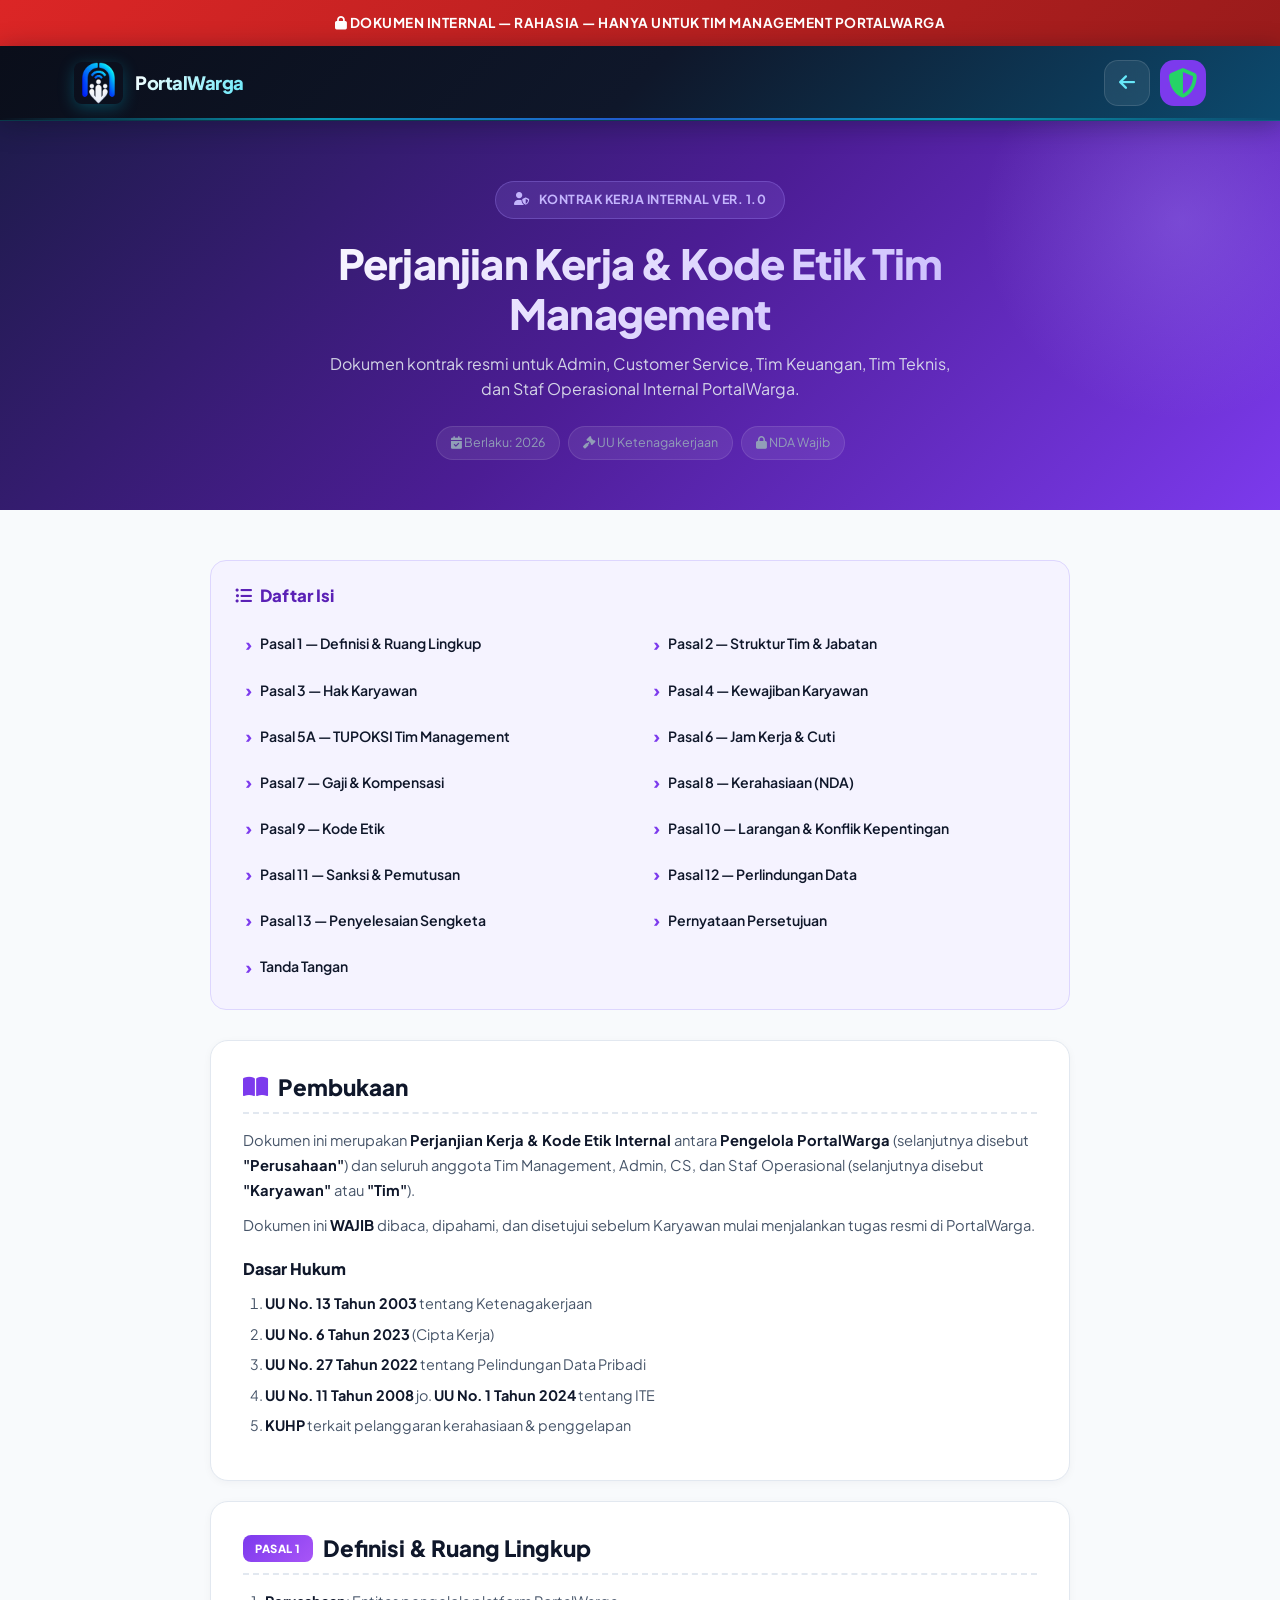
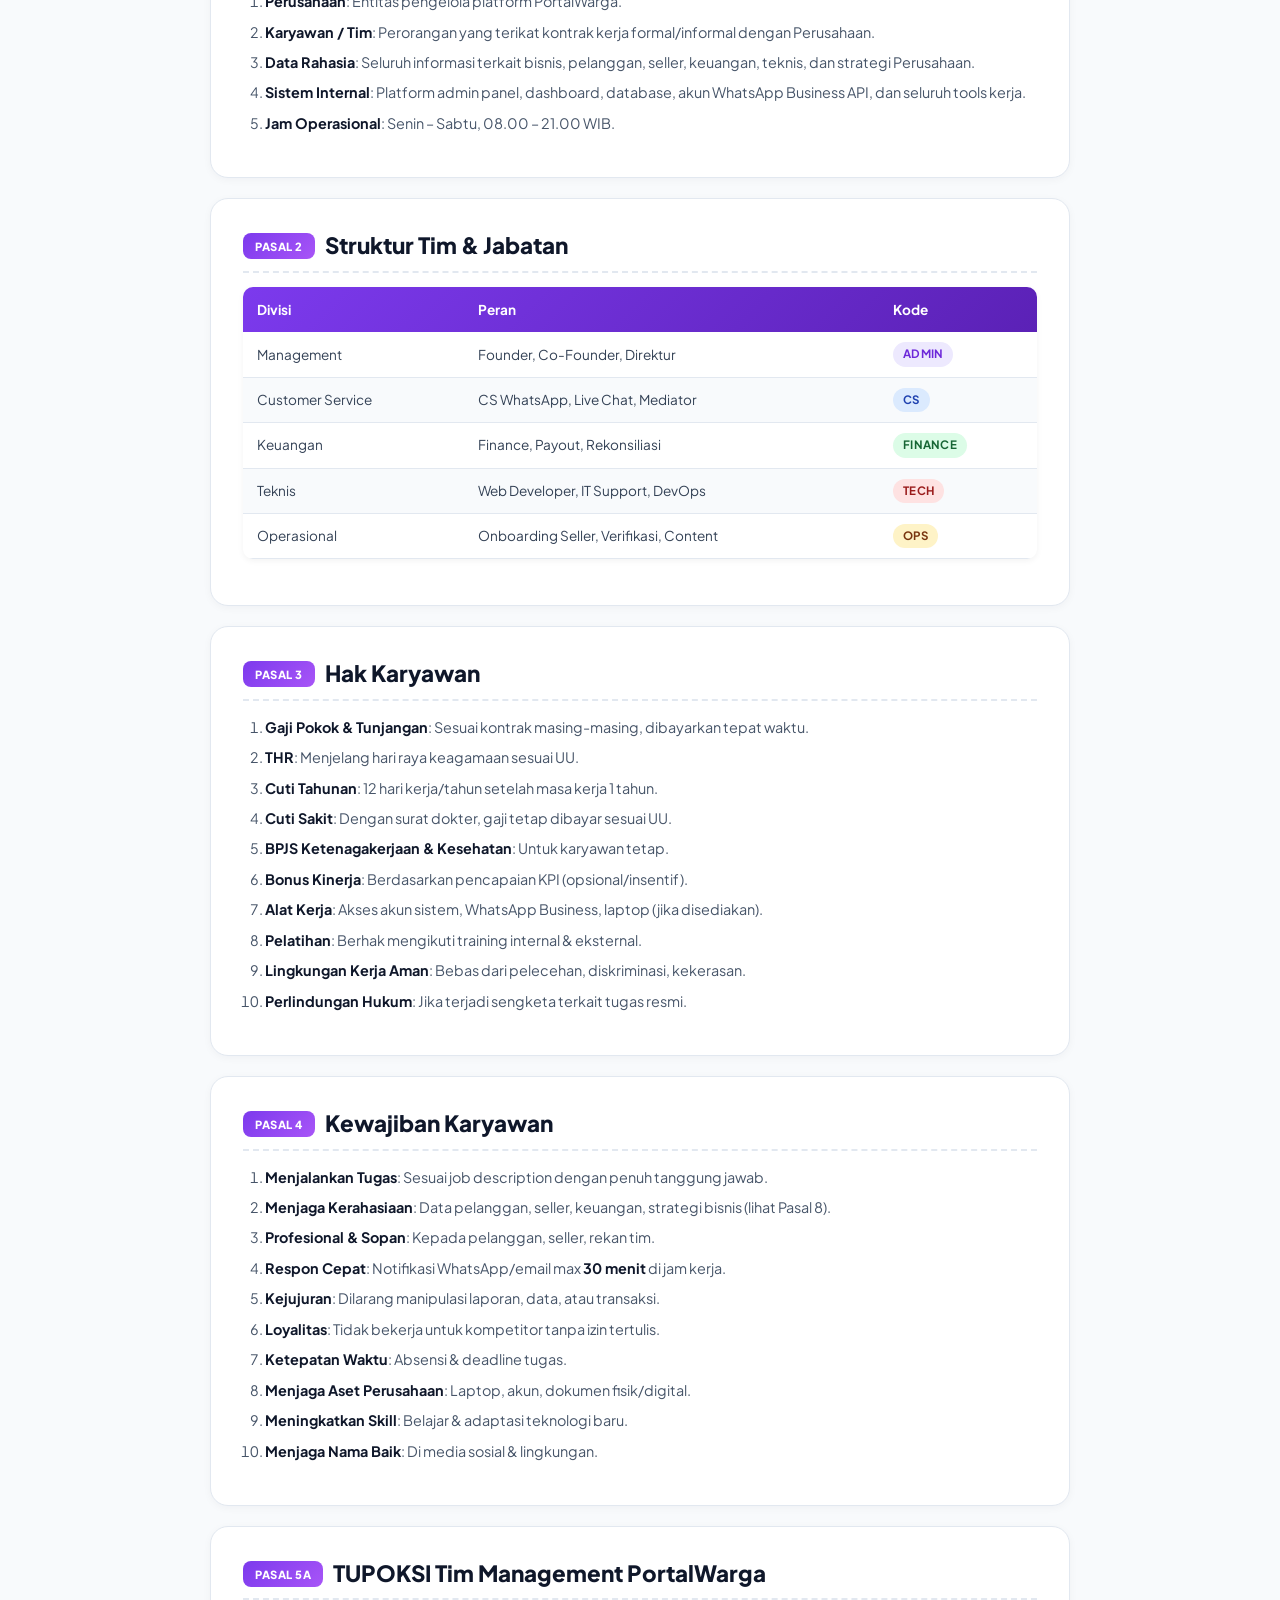
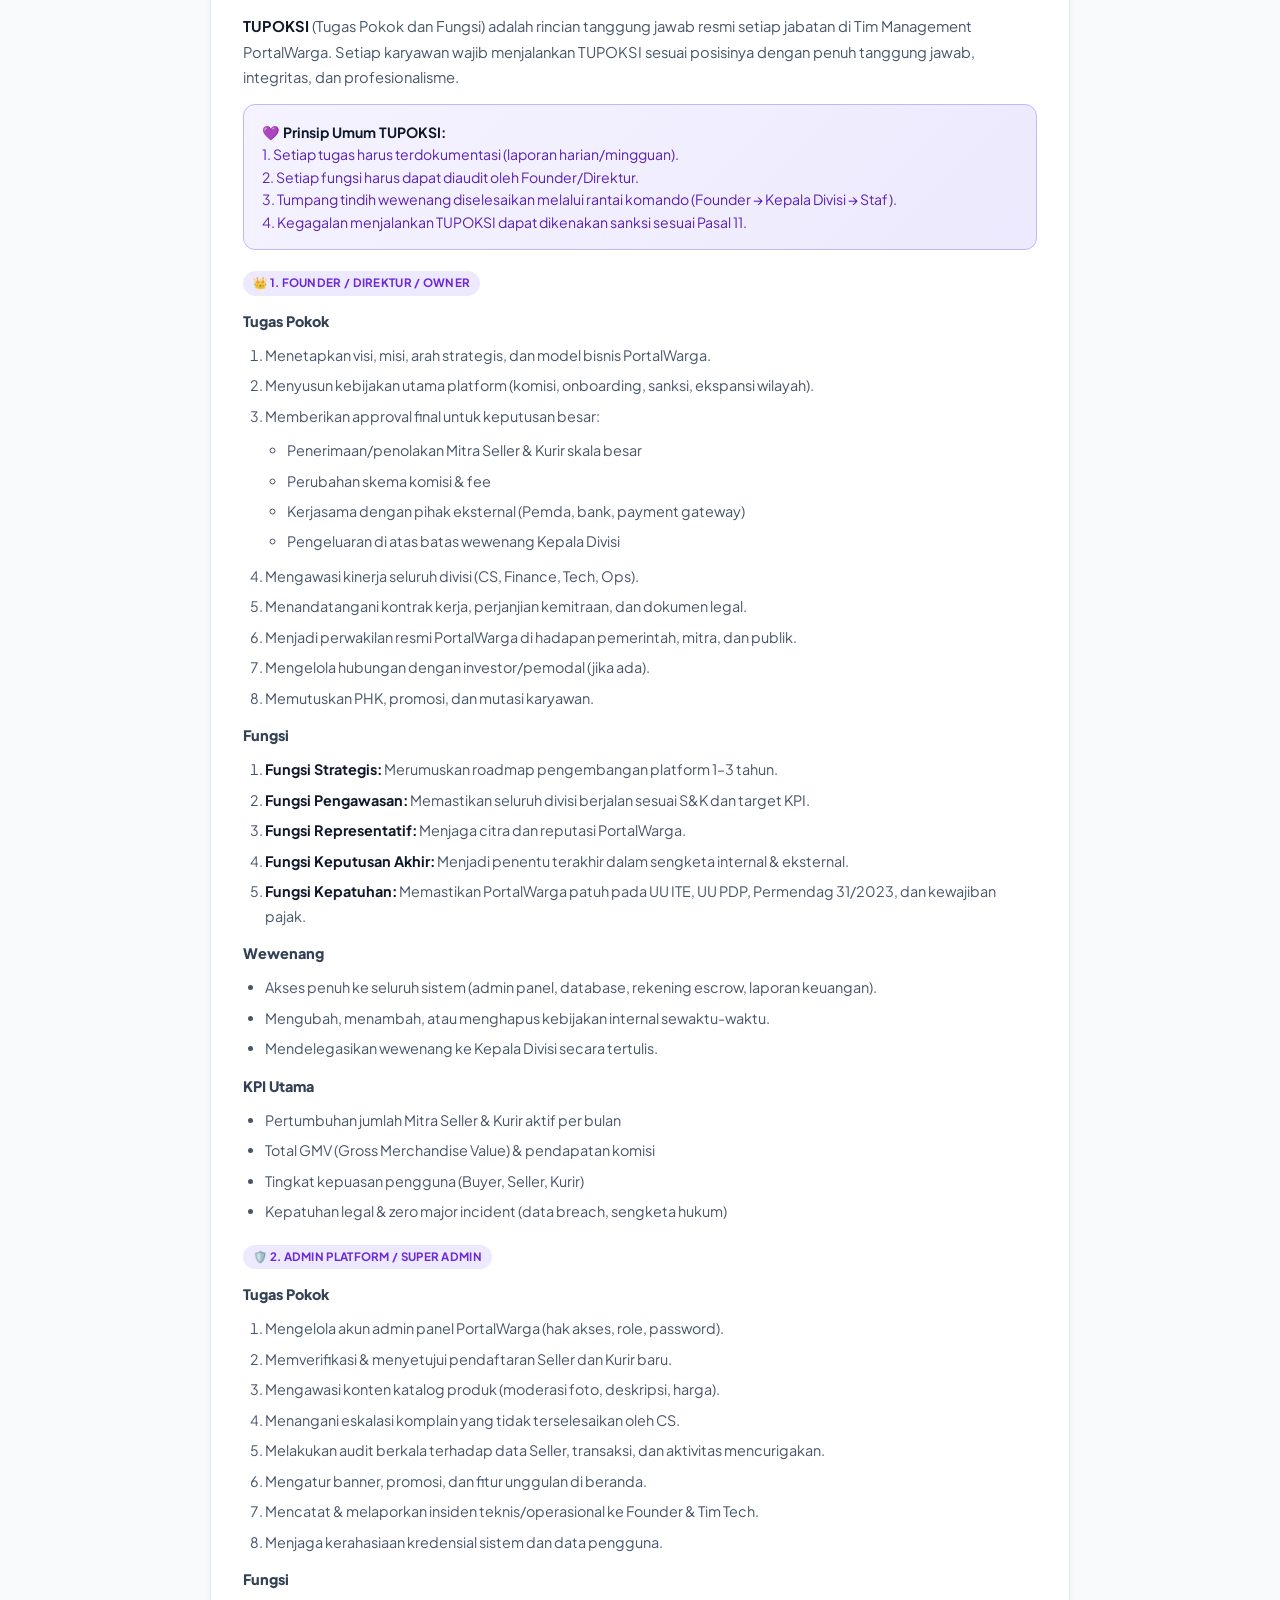
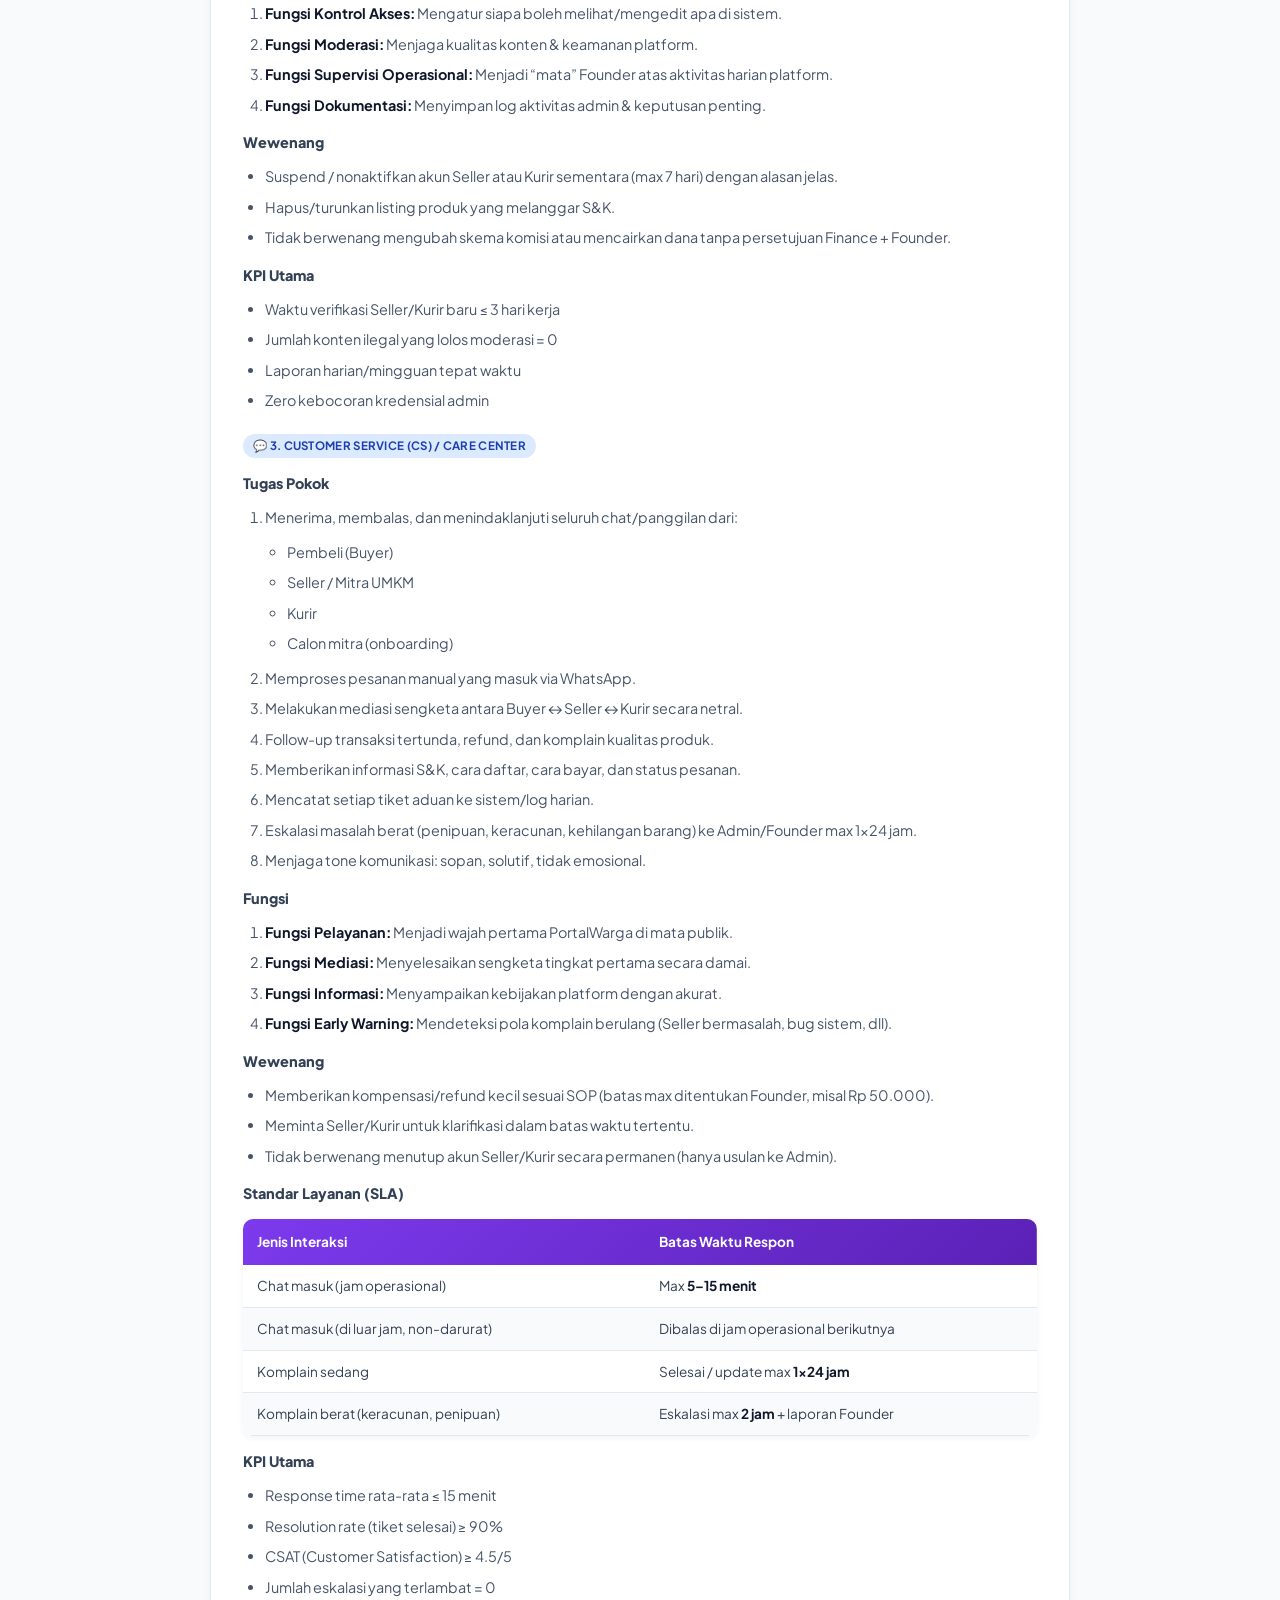
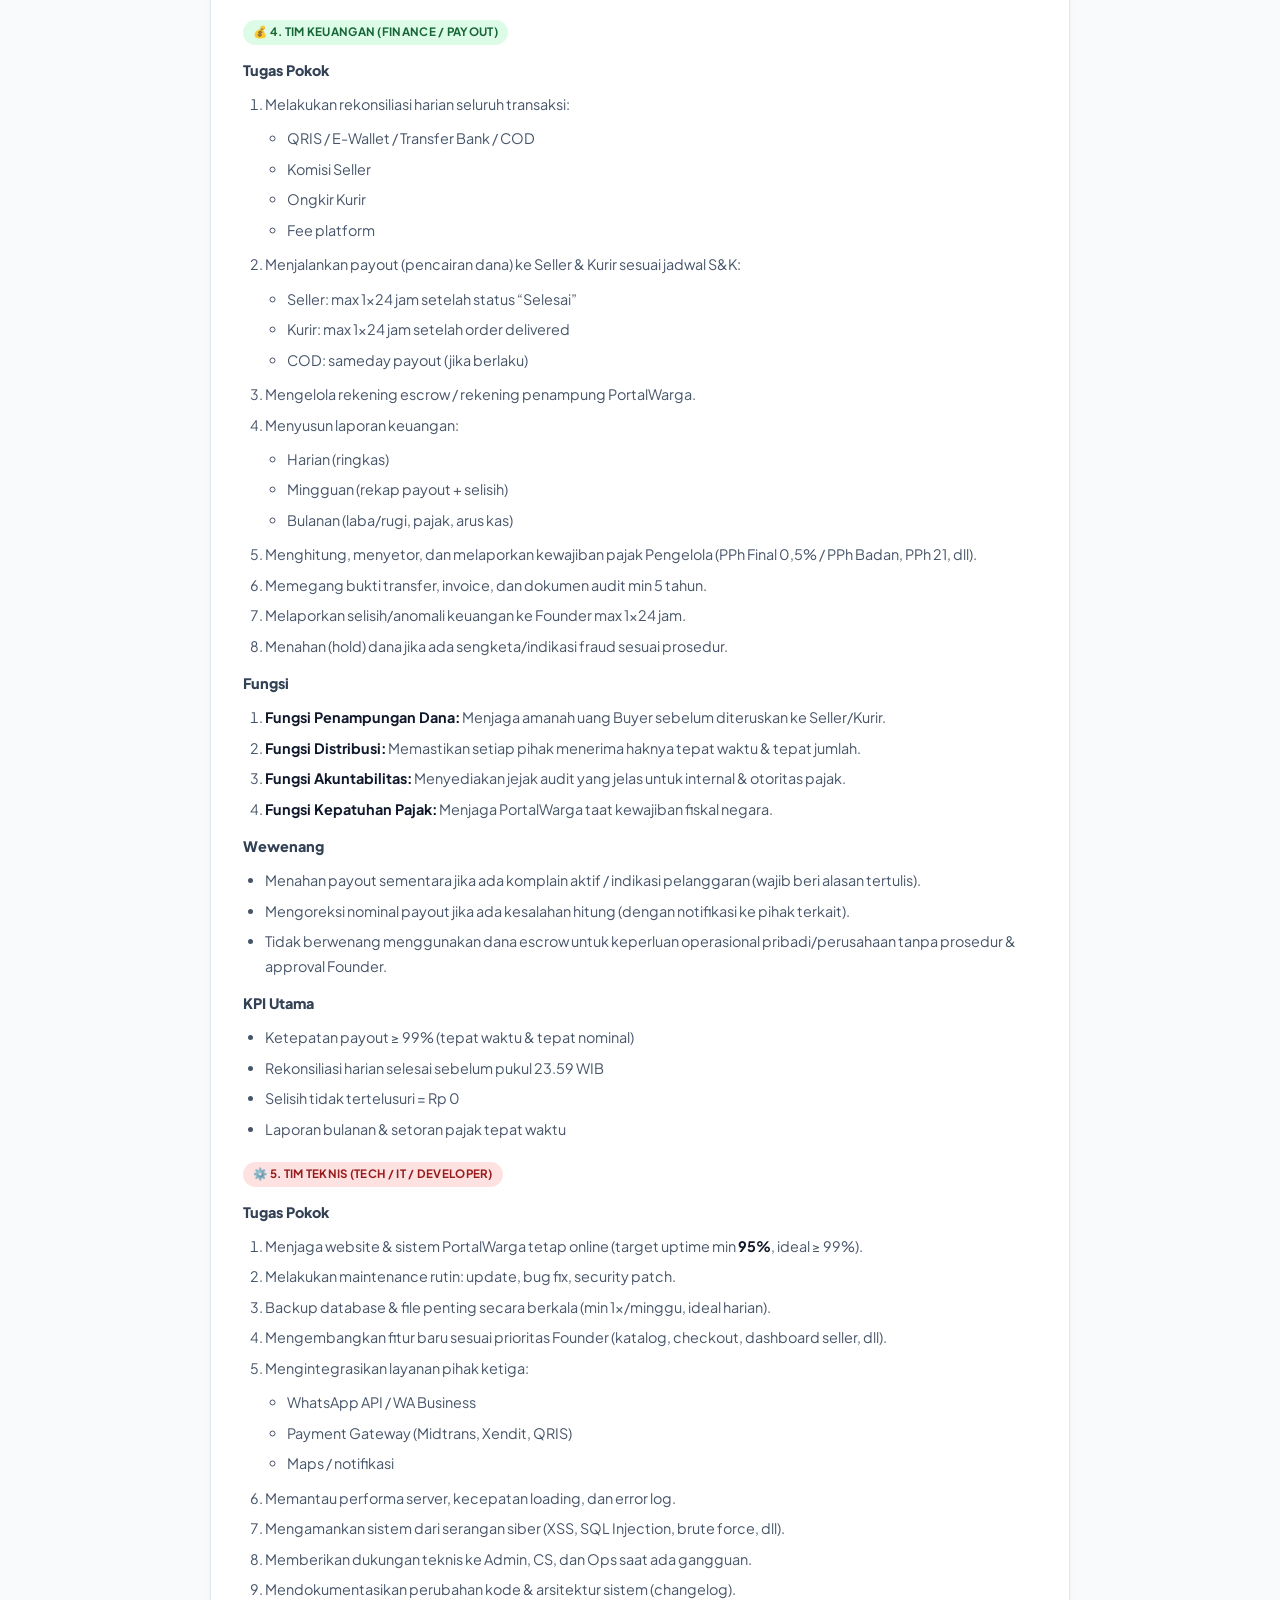
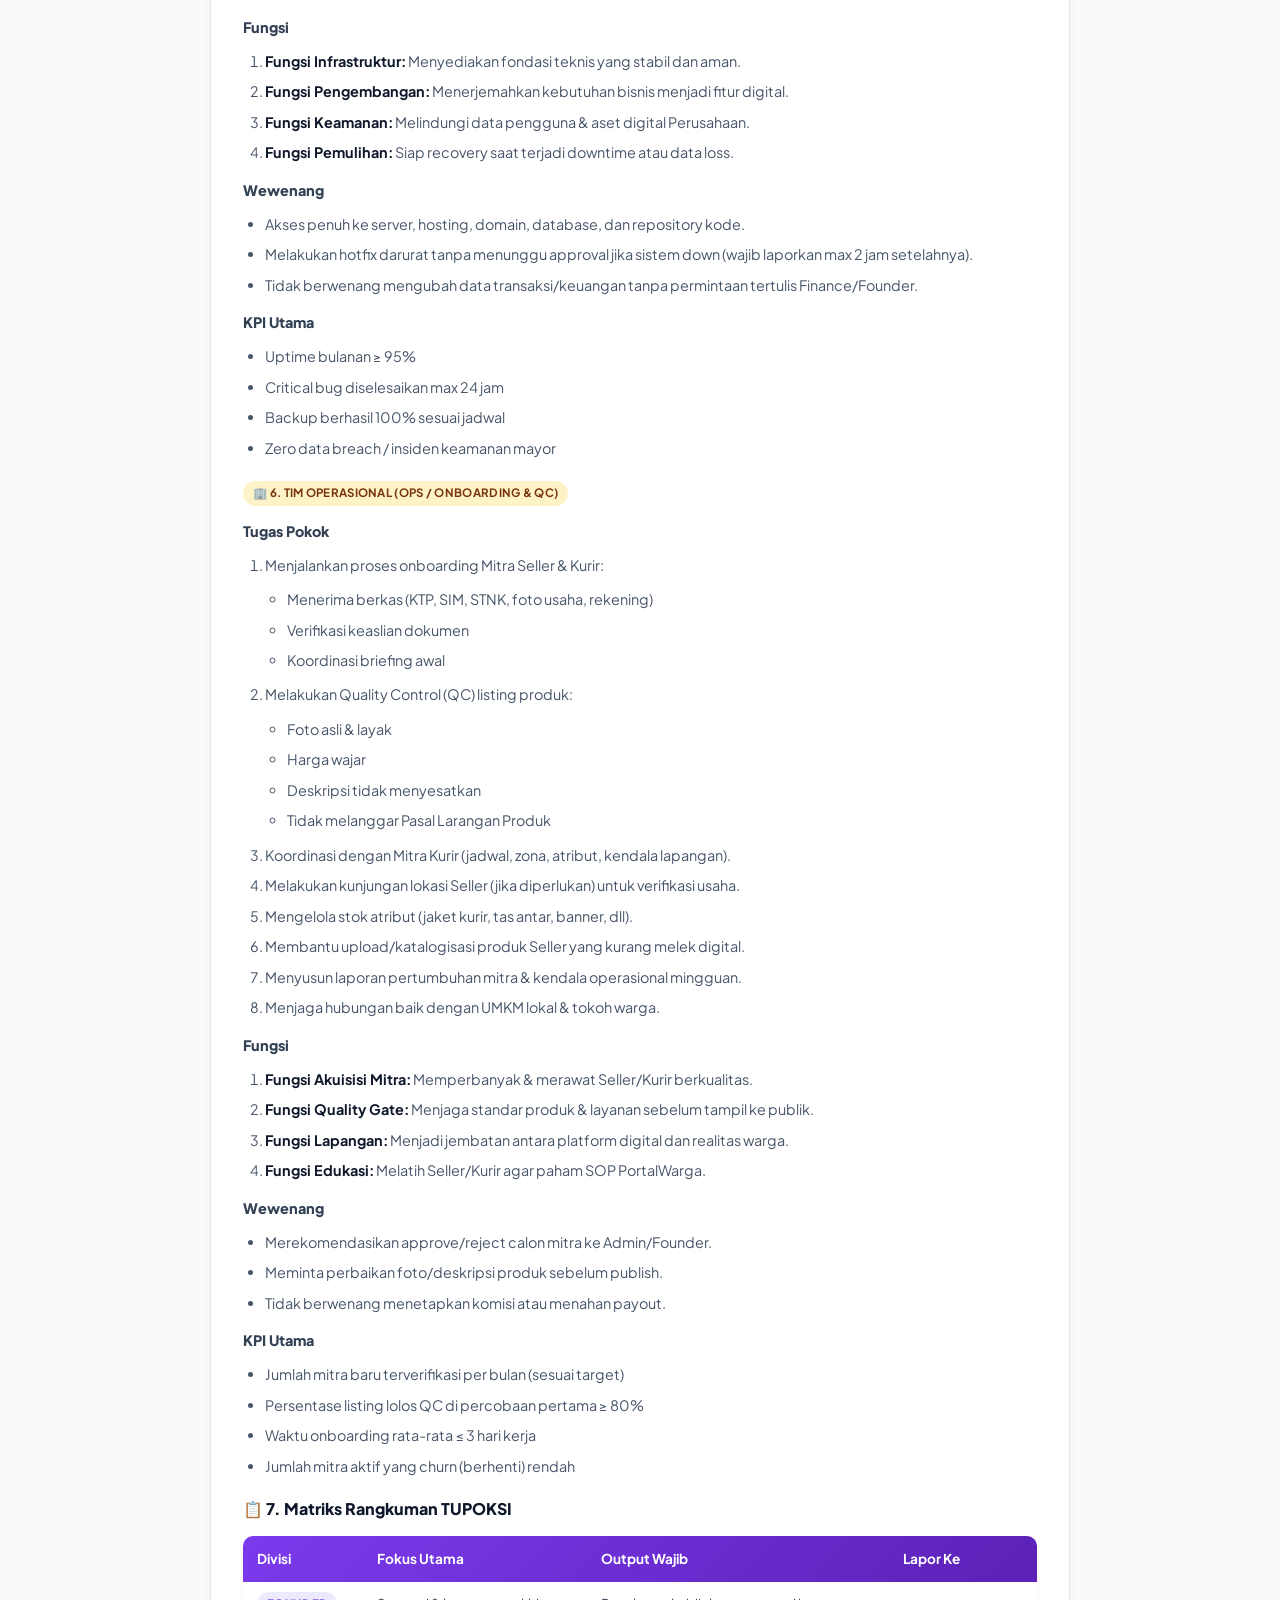
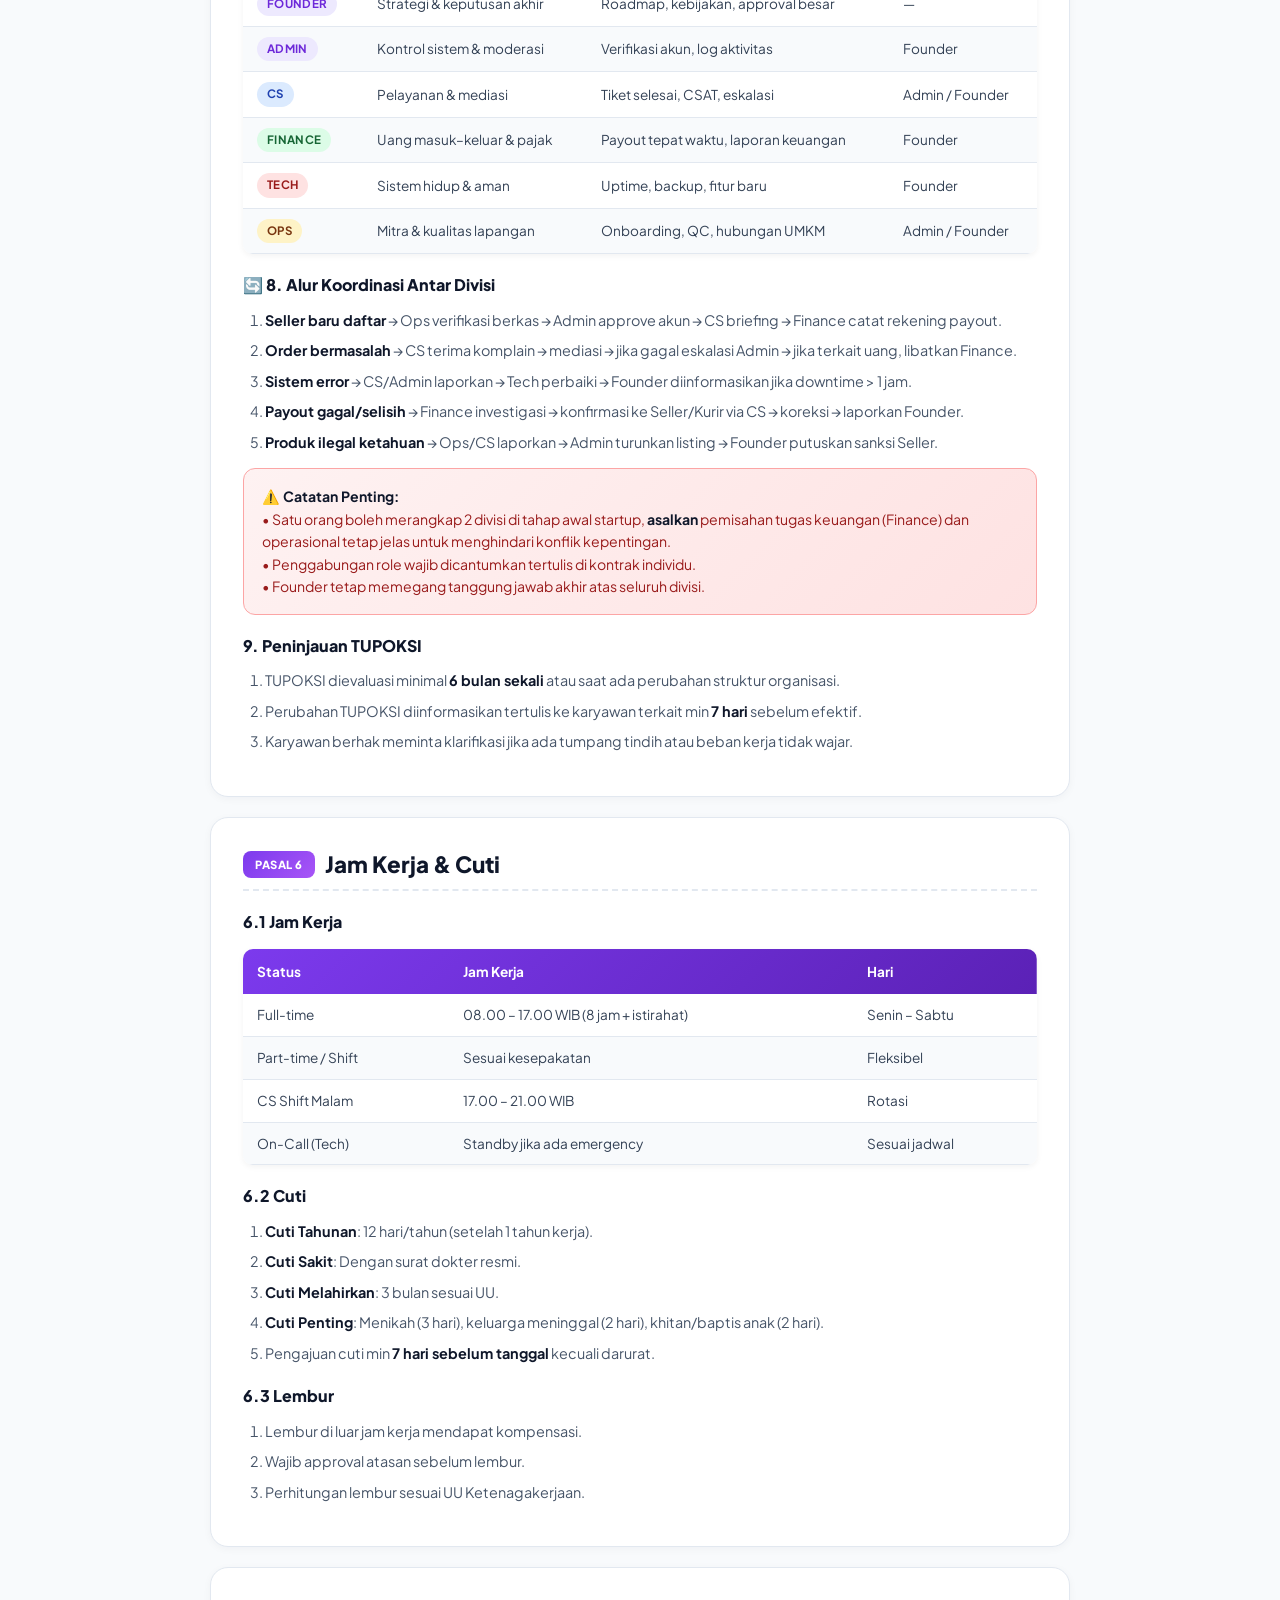
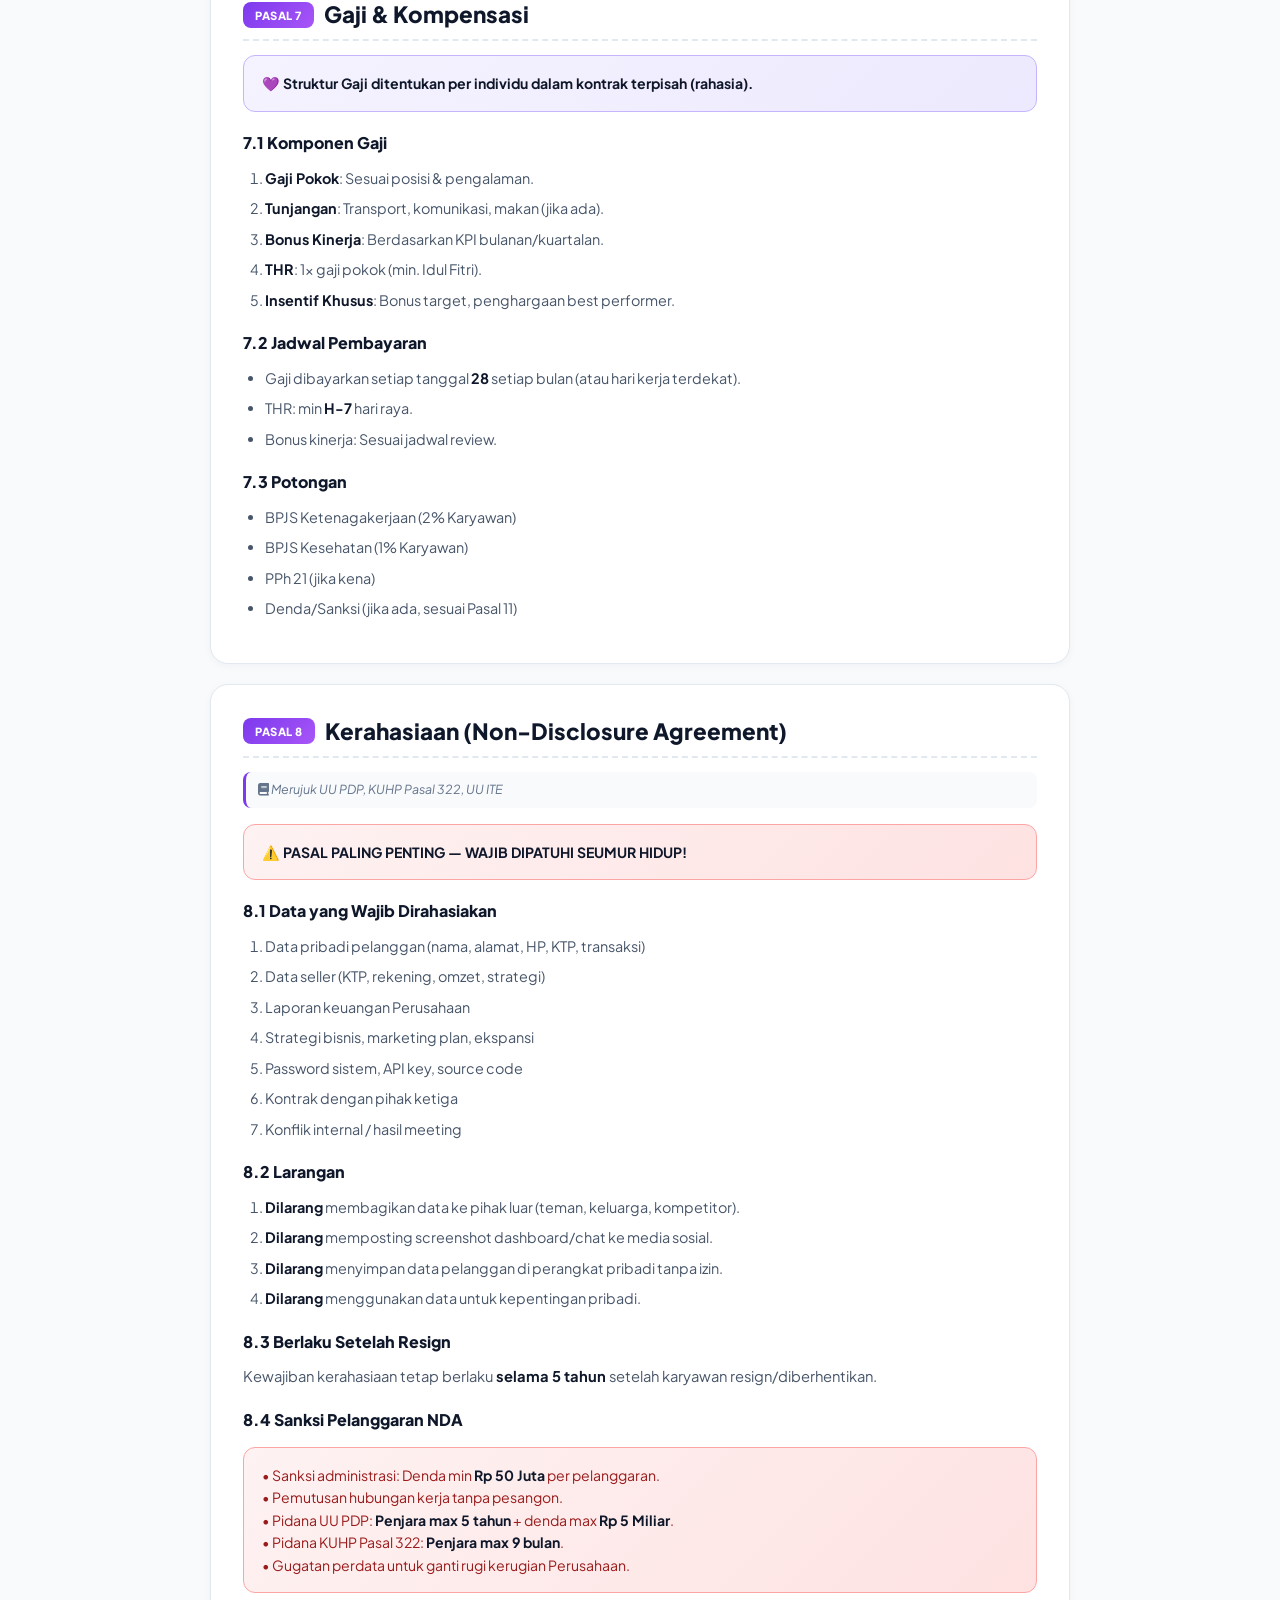
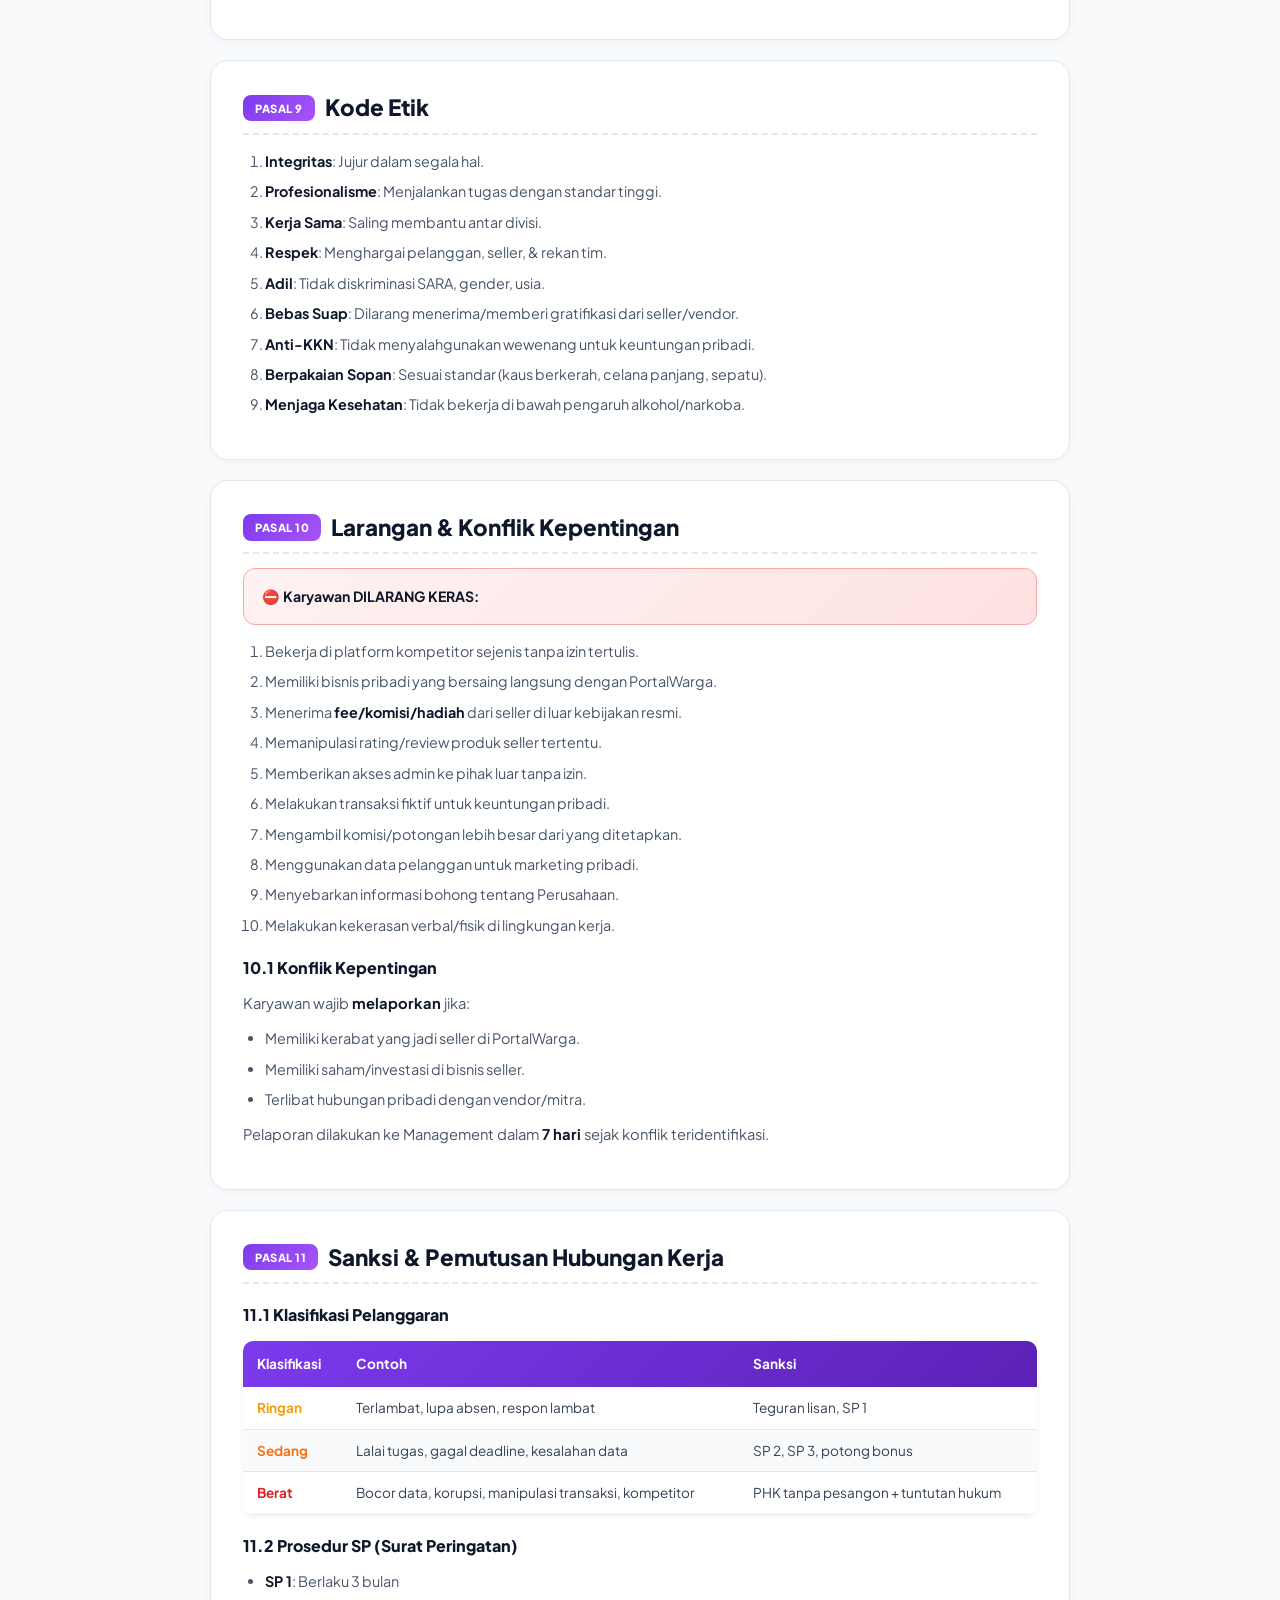
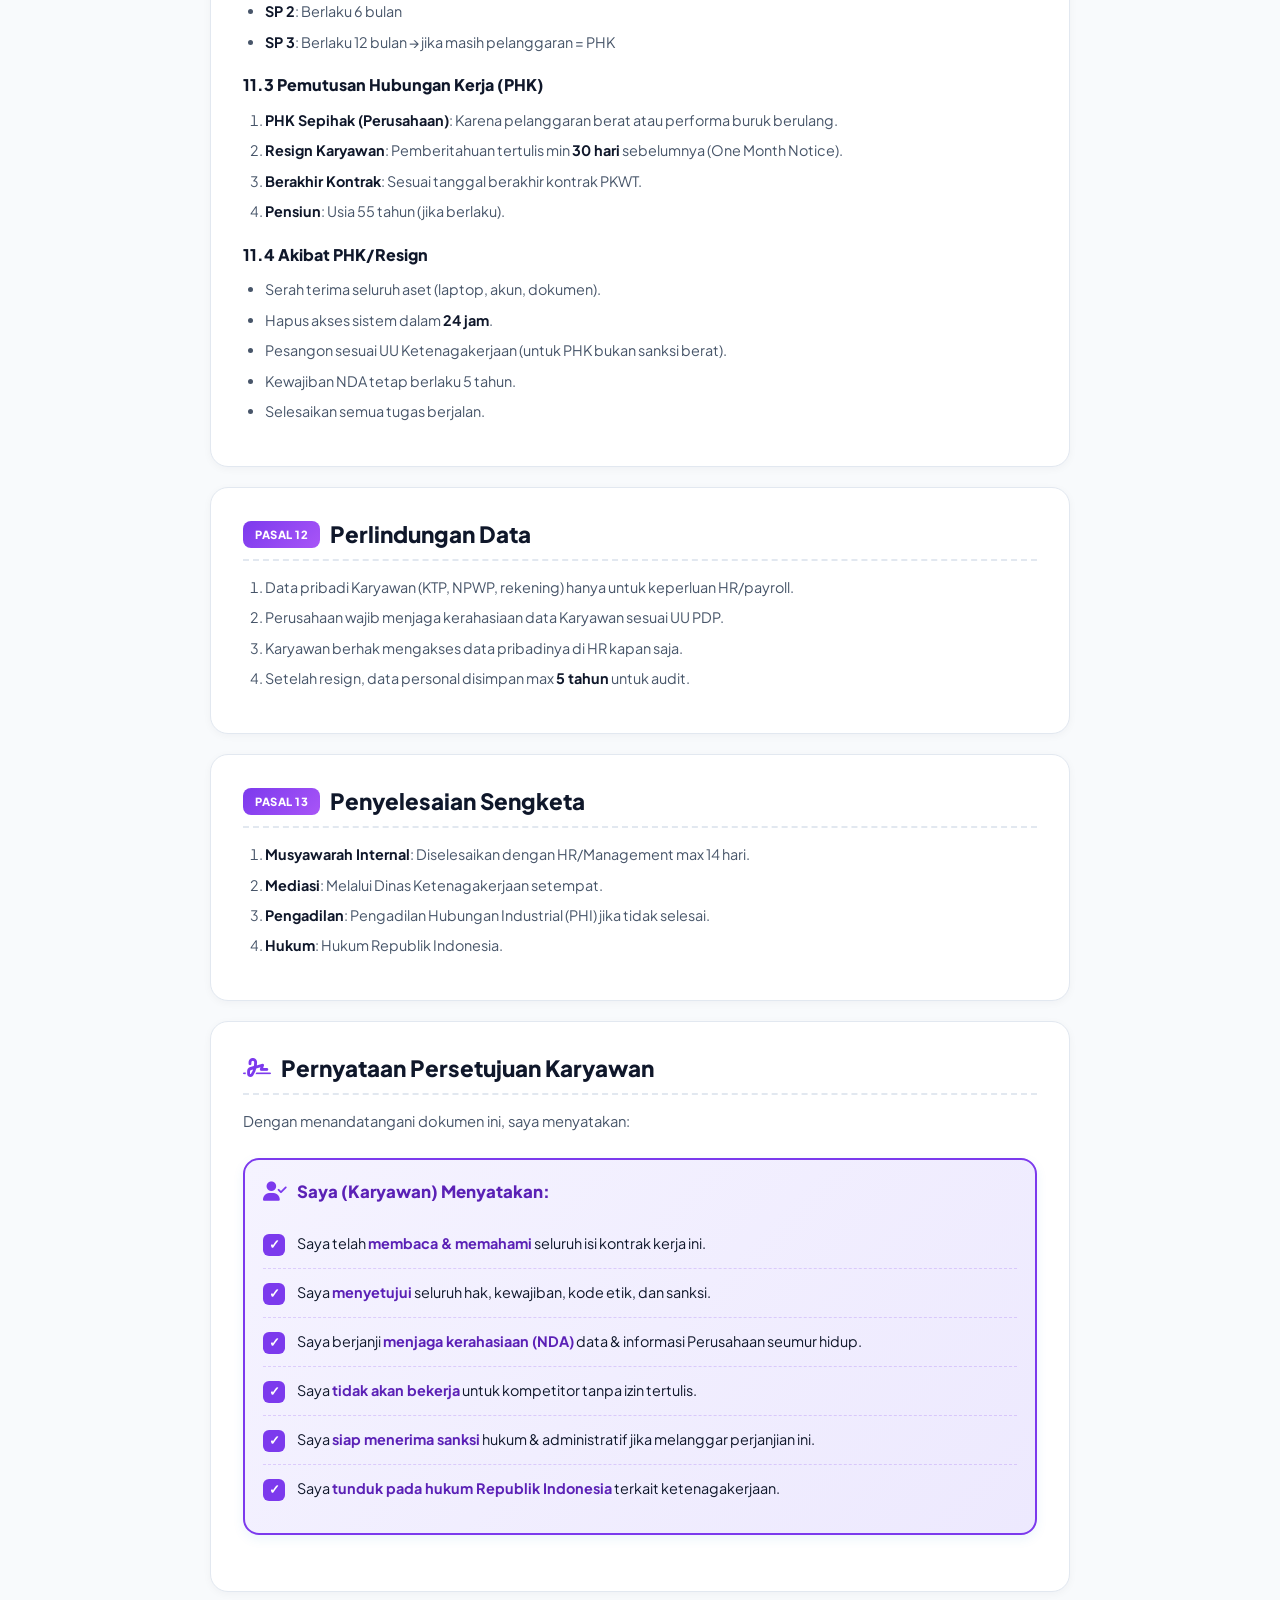
<file: management.html>
<!DOCTYPE html>
<html lang="id">
<head>
<meta charset="UTF-8">
<meta http-equiv="X-UA-Compatible" content="IE=edge">
<meta name="viewport" content="width=device-width, initial-scale=1.0, maximum-scale=5.0">
<meta name="theme-color" content="#7C3AED">
<meta name="robots" content="noindex, nofollow">

<title>Perjanjian Kerja Tim Management — PortalWarga</title>
<meta name="description" content="Kontrak kerja, hak, kewajiban, dan kode etik Tim Management, Admin, CS, dan Staf Internal PortalWarga.">

<link rel="icon" href="portalwarga.png" type="image/png">
<link rel="apple-touch-icon" href="portalwarga.png">

<link rel="preconnect" href="https://fonts.googleapis.com">
<link rel="preconnect" href="https://fonts.gstatic.com" crossorigin>
<link href="https://fonts.googleapis.com/css2?family=Plus+Jakarta+Sans:wght@400;500;600;700;800&display=swap" rel="stylesheet">
<link rel="stylesheet" href="https://cdnjs.cloudflare.com/ajax/libs/font-awesome/6.5.1/css/all.min.css">
<link rel="stylesheet" href="style.css">

<style>
/* Reuse styles yang sudah ada di terms-seller.html tapi ganti warna tema ke UNGU */
.terms-hero {
  background: linear-gradient(135deg, #1E1B4B 0%, #4C1D95 50%, #7C3AED 100%);
  color: #fff;
  padding: 60px 20px 50px;
  text-align: center;
  position: relative;
  overflow: hidden;
}
.terms-hero::before {
  content: '';
  position: absolute;
  top: -100px; right: -100px;
  width: 400px; height: 400px;
  background: radial-gradient(circle, rgba(167, 139, 250, 0.3), transparent 70%);
  border-radius: 50%;
}
.terms-hero-content { position: relative; z-index: 2; max-width: 800px; margin: 0 auto; }
.terms-badge {
  display: inline-flex; align-items: center; gap: 8px;
  background: rgba(167, 139, 250, 0.15); color: #C4B5FD;
  padding: 8px 18px; border-radius: 999px;
  font-size: 0.78rem; font-weight: 700; letter-spacing: 0.5px;
  border: 1px solid rgba(167, 139, 250, 0.3); margin-bottom: 20px;
}
.terms-hero h1 {
  font-size: clamp(1.8rem, 4vw, 2.6rem); font-weight: 800; line-height: 1.2;
  letter-spacing: -0.8px; margin-bottom: 12px;
  background: linear-gradient(135deg, #ffffff 0%, #C4B5FD 100%);
  -webkit-background-clip: text; background-clip: text; -webkit-text-fill-color: transparent;
}
.terms-hero p { color: rgba(226, 232, 240, 0.9); font-size: 1rem; line-height: 1.6; max-width: 620px; margin: 0 auto 24px; }
.terms-meta { display: inline-flex; gap: 8px; flex-wrap: wrap; justify-content: center; font-size: 0.78rem; color: rgba(148, 163, 184, 0.95); }
.terms-meta span { background: rgba(255, 255, 255, 0.08); padding: 6px 14px; border-radius: 999px; border: 1px solid rgba(255, 255, 255, 0.1); }

.confidential-banner {
  background: linear-gradient(135deg, #DC2626, #991B1B);
  color: #fff; text-align: center;
  padding: 12px 20px; font-size: 0.85rem; font-weight: 700;
  letter-spacing: 0.5px;
}

.toc-box { background: #F5F3FF; border: 1px solid #DDD6FE; border-radius: 16px; padding: 22px 24px; margin: 30px auto; max-width: 900px; }
.toc-box h3 { font-size: 1.05rem; font-weight: 800; color: #5B21B6; margin-bottom: 14px; display: flex; align-items: center; gap: 8px; }
.toc-list { display: grid; grid-template-columns: 1fr; gap: 6px; list-style: none; padding: 0; margin: 0; }
.toc-list a { color: #0F172A; text-decoration: none; font-size: 0.88rem; font-weight: 600; padding: 6px 10px; border-radius: 8px; display: flex; align-items: center; gap: 8px; transition: all 0.2s ease; }
.toc-list a:hover { background: #EDE9FE; color: #7C3AED; transform: translateX(3px); }
.toc-list a::before { content: '›'; color: #7C3AED; font-weight: 800; font-size: 1.1rem; }

.terms-container { max-width: 900px; margin: 0 auto; padding: 20px 20px 60px; }
.terms-section {
  background: #fff; border-radius: 18px; border: 1px solid #E2E8F0;
  padding: 28px 26px; margin-bottom: 20px;
  box-shadow: 0 2px 8px rgba(15, 23, 42, 0.04); transition: box-shadow 0.3s;
}
.terms-section:hover { box-shadow: 0 8px 24px rgba(15, 23, 42, 0.08); }
.terms-section h2 {
  font-size: 1.25rem; font-weight: 800; color: #0F172A; margin-bottom: 14px;
  padding-bottom: 10px; border-bottom: 2px dashed #E2E8F0;
  display: flex; align-items: center; gap: 10px; line-height: 1.3;
}
.terms-section h2 .pasal-num {
  background: linear-gradient(135deg, #7C3AED, #A855F7); color: #fff;
  font-size: 0.7rem; font-weight: 800; padding: 6px 12px; border-radius: 8px;
  letter-spacing: 0.5px; flex-shrink: 0;
}
.terms-section h3 { font-size: 1rem; font-weight: 800; color: #0F172A; margin: 18px 0 10px; }
.terms-section h4 { font-size: 0.9rem; font-weight: 800; color: #334155; margin: 14px 0 8px; }
.terms-section p { font-size: 0.92rem; color: #475569; line-height: 1.7; margin-bottom: 10px; }
.terms-section ol, .terms-section ul { padding-left: 22px; margin: 10px 0; }
.terms-section ol li, .terms-section ul li { font-size: 0.9rem; color: #475569; line-height: 1.7; margin-bottom: 6px; display: list-item !important; }
.terms-section strong, .terms-section b { color: #0F172A; font-weight: 700; display: inline !important; }
.terms-section .ref-hukum { font-size: 0.78rem; color: #64748B; font-style: italic; background: #F8FAFC; padding: 8px 12px; border-radius: 8px; border-left: 3px solid #7C3AED; margin: 8px 0 16px; }

.highlight-box { background: linear-gradient(135deg, #ECFDF5, #F0FDF4); border: 1px solid #86EFAC; border-radius: 12px; padding: 16px 18px; margin: 14px 0; font-size: 0.88rem; line-height: 1.6; color: #14532D; }
.warning-box { background: linear-gradient(135deg, #FEF2F2, #FEE2E2); border: 1px solid #FCA5A5; border-radius: 12px; padding: 16px 18px; margin: 14px 0; font-size: 0.88rem; line-height: 1.6; color: #991B1B; }
.info-box { background: linear-gradient(135deg, #EFF6FF, #DBEAFE); border: 1px solid #93C5FD; border-radius: 12px; padding: 16px 18px; margin: 14px 0; font-size: 0.88rem; line-height: 1.6; color: #1E40AF; }
.purple-box { background: linear-gradient(135deg, #F5F3FF, #EDE9FE); border: 1px solid #C4B5FD; border-radius: 12px; padding: 16px 18px; margin: 14px 0; font-size: 0.88rem; line-height: 1.6; color: #5B21B6; }

.terms-table { width: 100%; border-collapse: collapse; margin: 14px 0; border-radius: 10px; overflow: hidden; font-size: 0.85rem; box-shadow: 0 2px 6px rgba(0,0,0,0.05); }
.terms-table thead { background: linear-gradient(135deg, #7C3AED, #5B21B6); color: #fff; }
.terms-table thead th { padding: 12px 14px; text-align: left; font-weight: 700; font-size: 0.85rem; }
.terms-table tbody td { padding: 10px 14px; border-bottom: 1px solid #E2E8F0; color: #334155; }
.terms-table tbody tr:nth-child(even) { background: #F8FAFC; }
.terms-table tbody tr:hover { background: #F5F3FF; }

.role-label { display: inline-block; padding: 3px 10px; border-radius: 999px; font-size: 0.72rem; font-weight: 700; letter-spacing: 0.3px; text-transform: uppercase; }
.role-label.admin { background: #EDE9FE; color: #6D28D9; }
.role-label.cs { background: #DBEAFE; color: #1E40AF; }
.role-label.finance { background: #DCFCE7; color: #166534; }
.role-label.tech { background: #FEE2E2; color: #991B1B; }
.role-label.ops { background: #FEF3C7; color: #78350F; }

/* Approval v2 */
.approval-box { background: linear-gradient(135deg, #F5F3FF, #EDE9FE); border: 2px solid #7C3AED; border-radius: 16px; padding: 20px 18px; margin: 24px 0; }
.approval-title { color: #5B21B6; font-size: 1.05rem; font-weight: 800; margin-bottom: 16px; display: flex; align-items: center; gap: 10px; line-height: 1.4; }
.approval-title i { color: #7C3AED; font-size: 1.2rem; }
.approval-list-v2 { display: block !important; }
.approval-item { display: flex !important; flex-direction: row !important; align-items: flex-start !important; gap: 12px !important; padding: 12px 0 !important; border-bottom: 1px dashed rgba(124, 58, 237, 0.2); width: 100% !important; }
.approval-item:last-child { border-bottom: none; }
.approval-check { display: inline-flex !important; align-items: center; justify-content: center; width: 22px !important; height: 22px !important; min-width: 22px !important; background: #7C3AED; color: #fff !important; border-radius: 6px; font-size: 0.8rem; font-weight: 900; flex-shrink: 0 !important; margin-top: 2px; }
.approval-text { flex: 1 !important; font-size: 0.9rem !important; color: #0F172A !important; line-height: 1.6 !important; white-space: normal !important; word-wrap: break-word !important; display: inline-block !important; min-width: 0 !important; }
.approval-text .tebal { font-weight: 700 !important; color: #5B21B6 !important; display: inline !important; }

/* Signature Box */
.signature-box {
  background: #fff; border: 2px dashed #7C3AED; border-radius: 16px;
  padding: 30px 24px; margin: 24px 0; text-align: center;
}
.signature-grid {
  display: grid; grid-template-columns: 1fr; gap: 24px; margin-top: 20px;
}
@media (min-width: 640px) {
  .signature-grid { grid-template-columns: 1fr 1fr; }
}
.sig-item { padding: 20px 16px; }
.sig-item .sig-role { font-size: 0.75rem; color: #7C3AED; font-weight: 800; text-transform: uppercase; letter-spacing: 0.5px; }
.sig-item .sig-line { border-top: 2px solid #94A3B8; margin: 40px 0 8px; }
.sig-item .sig-name { font-weight: 700; color: #0F172A; font-size: 0.9rem; }
.sig-item .sig-date { font-size: 0.75rem; color: #64748B; margin-top: 4px; }

/* Kontak Card */
.kontak-card { background: linear-gradient(135deg, #1E1B4B, #4C1D95); color: #E2E8F0 !important; padding: 24px 22px; border-radius: 16px; margin: 20px 0; }
.kontak-card h3 { color: #C4B5FD !important; font-size: 1.05rem; font-weight: 800; margin-bottom: 14px; display: flex; align-items: center; gap: 8px; }
.kontak-list { list-style: none !important; padding: 0 !important; margin: 0 !important; }
.kontak-list li { padding: 12px 0 !important; color: #E2E8F0 !important; font-size: 0.9rem !important; display: flex !important; align-items: center !important; gap: 12px !important; border-bottom: 1px dashed rgba(255,255,255,0.1); }
.kontak-list li:last-child { border: none; }
.kontak-list li i { color: #A78BFA !important; width: 22px; text-align: center; font-size: 1rem; flex-shrink: 0; }
.kontak-list li span { color: #E2E8F0 !important; flex: 1; }
.kontak-list li span b, .kontak-list li b { color: #FFFFFF !important; font-weight: 700 !important; }
.kontak-list a { color: #C4B5FD !important; text-decoration: none; font-weight: 700 !important; }
.kontak-list a:hover { color: #fff !important; }

.back-to-top {
  position: fixed; bottom: 24px; right: 24px;
  background: linear-gradient(135deg, #7C3AED, #A855F7); color: #fff;
  width: 46px; height: 46px; border-radius: 50%;
  display: flex; align-items: center; justify-content: center;
  cursor: pointer; font-size: 1.1rem; border: none;
  box-shadow: 0 8px 20px rgba(124, 58, 237, 0.4);
  opacity: 0; visibility: hidden; transition: all 0.3s; z-index: 999;
}
.back-to-top.show { opacity: 1; visibility: visible; }
.back-to-top:hover { transform: translateY(-4px) scale(1.05); }

@media (min-width: 768px) {
  .toc-list { grid-template-columns: 1fr 1fr; }
  .terms-section { padding: 32px 32px; }
  .terms-section h2 { font-size: 1.4rem; }
}
@media (max-width: 576px) {
  .terms-hero { padding: 40px 16px 36px; }
  .terms-container { padding: 16px 14px 40px; }
  .terms-section { padding: 22px 18px; }
  .terms-section h2 { font-size: 1.1rem; }
  .terms-table { font-size: 0.78rem; }
  .terms-table thead th, .terms-table tbody td { padding: 8px 10px; }
}

.terms-footer { background: #0A0E1A; color: #94A3B8; padding: 30px 20px; text-align: center; font-size: 0.85rem; }
.terms-footer a { color: #C4B5FD; text-decoration: none; font-weight: 600; }
.terms-footer a:hover { color: #fff; }
</style>
</head>

<body>

<!-- BANNER RAHASIA -->
<div class="confidential-banner">
  <i class="fas fa-lock"></i> DOKUMEN INTERNAL — RAHASIA — HANYA UNTUK TIM MANAGEMENT PORTALWARGA
</div>

<!-- HEADER -->
<header class="app-header">
  <div class="container">
    <div class="header-inner">
      <a href="index.html" class="brand" aria-label="Kembali ke Beranda">
        <img src="portalwarga.png" alt="PortalWarga Logo" style="height: 42px; width: auto; border-radius: 8px;" onerror="this.src='https://placehold.co/80x80?text=PW'">
        <div class="brand-text"><strong>PortalWarga</strong></div>
      </a>
      <div class="header-actions">
        <a href="index.html" class="btn-cart" title="Kembali" style="text-decoration:none">
          <i class="fas fa-arrow-left"></i>
        </a>
        <a href="admin.html" class="btn-cs" title="Admin Panel" style="background:#7C3AED">
          <i class="fas fa-shield-alt"></i>
        </a>
      </div>
    </div>
  </div>
</header>

<!-- HERO -->
<section class="terms-hero">
  <div class="terms-hero-content">
    <span class="terms-badge">
      <i class="fas fa-user-shield"></i> KONTRAK KERJA INTERNAL VER. 1.0
    </span>
    <h1>Perjanjian Kerja & Kode Etik Tim Management</h1>
    <p>
      Dokumen kontrak resmi untuk Admin, Customer Service, Tim Keuangan, 
      Tim Teknis, dan Staf Operasional Internal PortalWarga.
    </p>
    <div class="terms-meta">
      <span><i class="fas fa-calendar-check"></i> Berlaku: 2026</span>
      <span><i class="fas fa-gavel"></i> UU Ketenagakerjaan</span>
      <span><i class="fas fa-lock"></i> NDA Wajib</span>
    </div>
  </div>
</section>

<div class="terms-container">

  <!-- TOC -->
  <div class="toc-box">
    <h3><i class="fas fa-list-ul"></i> Daftar Isi</h3>
    <ul class="toc-list">
      <li><a href="#pasal-1">Pasal 1 — Definisi & Ruang Lingkup</a></li>
      <li><a href="#pasal-2">Pasal 2 — Struktur Tim & Jabatan</a></li>
      <li><a href="#pasal-3">Pasal 3 — Hak Karyawan</a></li>
      <li><a href="#pasal-4">Pasal 4 — Kewajiban Karyawan</a></li>
     <li><a href="#pasal-5a">Pasal 5A — TUPOKSI Tim Management</a></li>
      <li><a href="#pasal-6">Pasal 6 — Jam Kerja & Cuti</a></li>
      <li><a href="#pasal-7">Pasal 7 — Gaji & Kompensasi</a></li>
      <li><a href="#pasal-8">Pasal 8 — Kerahasiaan (NDA)</a></li>
      <li><a href="#pasal-9">Pasal 9 — Kode Etik</a></li>
      <li><a href="#pasal-10">Pasal 10 — Larangan & Konflik Kepentingan</a></li>
      <li><a href="#pasal-11">Pasal 11 — Sanksi & Pemutusan</a></li>
      <li><a href="#pasal-12">Pasal 12 — Perlindungan Data</a></li>
      <li><a href="#pasal-13">Pasal 13 — Penyelesaian Sengketa</a></li>
      <li><a href="#persetujuan">Pernyataan Persetujuan</a></li>
      <li><a href="#tanda-tangan">Tanda Tangan</a></li>
    </ul>
  </div>

  <!-- PEMBUKAAN -->
  <section class="terms-section">
    <h2><i class="fas fa-book-open" style="color:#7C3AED"></i> Pembukaan</h2>
    <p>Dokumen ini merupakan <b>Perjanjian Kerja & Kode Etik Internal</b> antara <b>Pengelola PortalWarga</b> (selanjutnya disebut <b>"Perusahaan"</b>) dan seluruh anggota Tim Management, Admin, CS, dan Staf Operasional (selanjutnya disebut <b>"Karyawan"</b> atau <b>"Tim"</b>).</p>
    <p>Dokumen ini <b>WAJIB</b> dibaca, dipahami, dan disetujui sebelum Karyawan mulai menjalankan tugas resmi di PortalWarga.</p>

    <h3>Dasar Hukum</h3>
    <ol>
      <li><b>UU No. 13 Tahun 2003</b> tentang Ketenagakerjaan</li>
      <li><b>UU No. 6 Tahun 2023</b> (Cipta Kerja)</li>
      <li><b>UU No. 27 Tahun 2022</b> tentang Pelindungan Data Pribadi</li>
      <li><b>UU No. 11 Tahun 2008</b> jo. <b>UU No. 1 Tahun 2024</b> tentang ITE</li>
      <li><b>KUHP</b> terkait pelanggaran kerahasiaan & penggelapan</li>
    </ol>
  </section>

  <!-- PASAL 1 -->
  <section class="terms-section" id="pasal-1">
    <h2><span class="pasal-num">PASAL 1</span> Definisi & Ruang Lingkup</h2>
    <ol>
      <li><b>Perusahaan</b>: Entitas pengelola platform PortalWarga.</li>
      <li><b>Karyawan / Tim</b>: Perorangan yang terikat kontrak kerja formal/informal dengan Perusahaan.</li>
      <li><b>Data Rahasia</b>: Seluruh informasi terkait bisnis, pelanggan, seller, keuangan, teknis, dan strategi Perusahaan.</li>
      <li><b>Sistem Internal</b>: Platform admin panel, dashboard, database, akun WhatsApp Business API, dan seluruh tools kerja.</li>
      <li><b>Jam Operasional</b>: Senin – Sabtu, 08.00 – 21.00 WIB.</li>
    </ol>
  </section>

  <!-- PASAL 2 -->
  <section class="terms-section" id="pasal-2">
    <h2><span class="pasal-num">PASAL 2</span> Struktur Tim & Jabatan</h2>
    <table class="terms-table">
      <thead>
        <tr><th>Divisi</th><th>Peran</th><th>Kode</th></tr>
      </thead>
      <tbody>
        <tr><td>Management</td><td>Founder, Co-Founder, Direktur</td><td><span class="role-label admin">ADMIN</span></td></tr>
        <tr><td>Customer Service</td><td>CS WhatsApp, Live Chat, Mediator</td><td><span class="role-label cs">CS</span></td></tr>
        <tr><td>Keuangan</td><td>Finance, Payout, Rekonsiliasi</td><td><span class="role-label finance">FINANCE</span></td></tr>
        <tr><td>Teknis</td><td>Web Developer, IT Support, DevOps</td><td><span class="role-label tech">TECH</span></td></tr>
        <tr><td>Operasional</td><td>Onboarding Seller, Verifikasi, Content</td><td><span class="role-label ops">OPS</span></td></tr>
      </tbody>
    </table>
  </section>

  <!-- PASAL 3 -->
  <section class="terms-section" id="pasal-3">
    <h2><span class="pasal-num">PASAL 3</span> Hak Karyawan</h2>
    <ol>
      <li><b>Gaji Pokok & Tunjangan</b>: Sesuai kontrak masing-masing, dibayarkan tepat waktu.</li>
      <li><b>THR</b>: Menjelang hari raya keagamaan sesuai UU.</li>
      <li><b>Cuti Tahunan</b>: 12 hari kerja/tahun setelah masa kerja 1 tahun.</li>
      <li><b>Cuti Sakit</b>: Dengan surat dokter, gaji tetap dibayar sesuai UU.</li>
      <li><b>BPJS Ketenagakerjaan & Kesehatan</b>: Untuk karyawan tetap.</li>
      <li><b>Bonus Kinerja</b>: Berdasarkan pencapaian KPI (opsional/insentif).</li>
      <li><b>Alat Kerja</b>: Akses akun sistem, WhatsApp Business, laptop (jika disediakan).</li>
      <li><b>Pelatihan</b>: Berhak mengikuti training internal & eksternal.</li>
      <li><b>Lingkungan Kerja Aman</b>: Bebas dari pelecehan, diskriminasi, kekerasan.</li>
      <li><b>Perlindungan Hukum</b>: Jika terjadi sengketa terkait tugas resmi.</li>
    </ol>
  </section>

  <!-- PASAL 4 -->
  <section class="terms-section" id="pasal-4">
    <h2><span class="pasal-num">PASAL 4</span> Kewajiban Karyawan</h2>
    <ol>
      <li><b>Menjalankan Tugas</b>: Sesuai job description dengan penuh tanggung jawab.</li>
      <li><b>Menjaga Kerahasiaan</b>: Data pelanggan, seller, keuangan, strategi bisnis (lihat Pasal 8).</li>
      <li><b>Profesional & Sopan</b>: Kepada pelanggan, seller, rekan tim.</li>
      <li><b>Respon Cepat</b>: Notifikasi WhatsApp/email max <b>30 menit</b> di jam kerja.</li>
      <li><b>Kejujuran</b>: Dilarang manipulasi laporan, data, atau transaksi.</li>
      <li><b>Loyalitas</b>: Tidak bekerja untuk kompetitor tanpa izin tertulis.</li>
      <li><b>Ketepatan Waktu</b>: Absensi & deadline tugas.</li>
      <li><b>Menjaga Aset Perusahaan</b>: Laptop, akun, dokumen fisik/digital.</li>
      <li><b>Meningkatkan Skill</b>: Belajar & adaptasi teknologi baru.</li>
      <li><b>Menjaga Nama Baik</b>: Di media sosial & lingkungan.</li>
    </ol>
  </section>


  <!-- ============================================
       PASAL 5A — TUPOKSI TIM MANAGEMENT
       ============================================ -->
  <section class="terms-section" id="pasal-5a">
    <h2><span class="pasal-num">PASAL 5A</span> TUPOKSI Tim Management PortalWarga</h2>
    <p>
      <b>TUPOKSI</b> (Tugas Pokok dan Fungsi) adalah rincian tanggung jawab resmi setiap 
      jabatan di Tim Management PortalWarga. Setiap karyawan wajib menjalankan TUPOKSI 
      sesuai posisinya dengan penuh tanggung jawab, integritas, dan profesionalisme.
    </p>

    <div class="purple-box">
      <b>💜 Prinsip Umum TUPOKSI:</b><br>
      1. Setiap tugas harus terdokumentasi (laporan harian/mingguan).<br>
      2. Setiap fungsi harus dapat diaudit oleh Founder/Direktur.<br>
      3. Tumpang tindih wewenang diselesaikan melalui rantai komando (Founder → Kepala Divisi → Staf).<br>
      4. Kegagalan menjalankan TUPOKSI dapat dikenakan sanksi sesuai Pasal 11.
    </div>

    <!-- ========== 1. FOUNDER / DIREKTUR ========== -->
    <h3><span class="role-label admin">👑 1. Founder / Direktur / Owner</span></h3>
    
    <h4>Tugas Pokok</h4>
    <ol>
      <li>Menetapkan visi, misi, arah strategis, dan model bisnis PortalWarga.</li>
      <li>Menyusun kebijakan utama platform (komisi, onboarding, sanksi, ekspansi wilayah).</li>
      <li>Memberikan approval final untuk keputusan besar:
        <ul>
          <li>Penerimaan/penolakan Mitra Seller & Kurir skala besar</li>
          <li>Perubahan skema komisi & fee</li>
          <li>Kerjasama dengan pihak eksternal (Pemda, bank, payment gateway)</li>
          <li>Pengeluaran di atas batas wewenang Kepala Divisi</li>
        </ul>
      </li>
      <li>Mengawasi kinerja seluruh divisi (CS, Finance, Tech, Ops).</li>
      <li>Menandatangani kontrak kerja, perjanjian kemitraan, dan dokumen legal.</li>
      <li>Menjadi perwakilan resmi PortalWarga di hadapan pemerintah, mitra, dan publik.</li>
      <li>Mengelola hubungan dengan investor/pemodal (jika ada).</li>
      <li>Memutuskan PHK, promosi, dan mutasi karyawan.</li>
    </ol>

    <h4>Fungsi</h4>
    <ol>
      <li><b>Fungsi Strategis:</b> Merumuskan roadmap pengembangan platform 1–3 tahun.</li>
      <li><b>Fungsi Pengawasan:</b> Memastikan seluruh divisi berjalan sesuai S&K dan target KPI.</li>
      <li><b>Fungsi Representatif:</b> Menjaga citra dan reputasi PortalWarga.</li>
      <li><b>Fungsi Keputusan Akhir:</b> Menjadi penentu terakhir dalam sengketa internal & eksternal.</li>
      <li><b>Fungsi Kepatuhan:</b> Memastikan PortalWarga patuh pada UU ITE, UU PDP, Permendag 31/2023, dan kewajiban pajak.</li>
    </ol>

    <h4>Wewenang</h4>
    <ul>
      <li>Akses penuh ke seluruh sistem (admin panel, database, rekening escrow, laporan keuangan).</li>
      <li>Mengubah, menambah, atau menghapus kebijakan internal sewaktu-waktu.</li>
      <li>Mendelegasikan wewenang ke Kepala Divisi secara tertulis.</li>
    </ul>

    <h4>KPI Utama</h4>
    <ul>
      <li>Pertumbuhan jumlah Mitra Seller & Kurir aktif per bulan</li>
      <li>Total GMV (Gross Merchandise Value) & pendapatan komisi</li>
      <li>Tingkat kepuasan pengguna (Buyer, Seller, Kurir)</li>
      <li>Kepatuhan legal & zero major incident (data breach, sengketa hukum)</li>
    </ul>

    <!-- ========== 2. ADMIN PLATFORM ========== -->
    <h3><span class="role-label admin">🛡️ 2. Admin Platform / Super Admin</span></h3>
    
    <h4>Tugas Pokok</h4>
    <ol>
      <li>Mengelola akun admin panel PortalWarga (hak akses, role, password).</li>
      <li>Memverifikasi & menyetujui pendaftaran Seller dan Kurir baru.</li>
      <li>Mengawasi konten katalog produk (moderasi foto, deskripsi, harga).</li>
      <li>Menangani eskalasi komplain yang tidak terselesaikan oleh CS.</li>
      <li>Melakukan audit berkala terhadap data Seller, transaksi, dan aktivitas mencurigakan.</li>
      <li>Mengatur banner, promosi, dan fitur unggulan di beranda.</li>
      <li>Mencatat & melaporkan insiden teknis/operasional ke Founder & Tim Tech.</li>
      <li>Menjaga kerahasiaan kredensial sistem dan data pengguna.</li>
    </ol>

    <h4>Fungsi</h4>
    <ol>
      <li><b>Fungsi Kontrol Akses:</b> Mengatur siapa boleh melihat/mengedit apa di sistem.</li>
      <li><b>Fungsi Moderasi:</b> Menjaga kualitas konten & keamanan platform.</li>
      <li><b>Fungsi Supervisi Operasional:</b> Menjadi “mata” Founder atas aktivitas harian platform.</li>
      <li><b>Fungsi Dokumentasi:</b> Menyimpan log aktivitas admin & keputusan penting.</li>
    </ol>

    <h4>Wewenang</h4>
    <ul>
      <li>Suspend / nonaktifkan akun Seller atau Kurir sementara (max 7 hari) dengan alasan jelas.</li>
      <li>Hapus/turunkan listing produk yang melanggar S&K.</li>
      <li>Tidak berwenang mengubah skema komisi atau mencairkan dana tanpa persetujuan Finance + Founder.</li>
    </ul>

    <h4>KPI Utama</h4>
    <ul>
      <li>Waktu verifikasi Seller/Kurir baru ≤ 3 hari kerja</li>
      <li>Jumlah konten ilegal yang lolos moderasi = 0</li>
      <li>Laporan harian/mingguan tepat waktu</li>
      <li>Zero kebocoran kredensial admin</li>
    </ul>

    <!-- ========== 3. CUSTOMER SERVICE ========== -->
    <h3><span class="role-label cs">💬 3. Customer Service (CS) / Care Center</span></h3>
    
    <h4>Tugas Pokok</h4>
    <ol>
      <li>Menerima, membalas, dan menindaklanjuti seluruh chat/panggilan dari:
        <ul>
          <li>Pembeli (Buyer)</li>
          <li>Seller / Mitra UMKM</li>
          <li>Kurir</li>
          <li>Calon mitra (onboarding)</li>
        </ul>
      </li>
      <li>Memproses pesanan manual yang masuk via WhatsApp.</li>
      <li>Melakukan mediasi sengketa antara Buyer ↔ Seller ↔ Kurir secara netral.</li>
      <li>Follow-up transaksi tertunda, refund, dan komplain kualitas produk.</li>
      <li>Memberikan informasi S&K, cara daftar, cara bayar, dan status pesanan.</li>
      <li>Mencatat setiap tiket aduan ke sistem/log harian.</li>
      <li>Eskalasi masalah berat (penipuan, keracunan, kehilangan barang) ke Admin/Founder max 1x24 jam.</li>
      <li>Menjaga tone komunikasi: sopan, solutif, tidak emosional.</li>
    </ol>

    <h4>Fungsi</h4>
    <ol>
      <li><b>Fungsi Pelayanan:</b> Menjadi wajah pertama PortalWarga di mata publik.</li>
      <li><b>Fungsi Mediasi:</b> Menyelesaikan sengketa tingkat pertama secara damai.</li>
      <li><b>Fungsi Informasi:</b> Menyampaikan kebijakan platform dengan akurat.</li>
      <li><b>Fungsi Early Warning:</b> Mendeteksi pola komplain berulang (Seller bermasalah, bug sistem, dll).</li>
    </ol>

    <h4>Wewenang</h4>
    <ul>
      <li>Memberikan kompensasi/refund kecil sesuai SOP (batas max ditentukan Founder, misal Rp 50.000).</li>
      <li>Meminta Seller/Kurir untuk klarifikasi dalam batas waktu tertentu.</li>
      <li>Tidak berwenang menutup akun Seller/Kurir secara permanen (hanya usulan ke Admin).</li>
    </ul>

    <h4>Standar Layanan (SLA)</h4>
    <table class="terms-table">
      <thead>
        <tr><th>Jenis Interaksi</th><th>Batas Waktu Respon</th></tr>
      </thead>
      <tbody>
        <tr><td>Chat masuk (jam operasional)</td><td>Max <b>5–15 menit</b></td></tr>
        <tr><td>Chat masuk (di luar jam, non-darurat)</td><td>Dibalas di jam operasional berikutnya</td></tr>
        <tr><td>Komplain sedang</td><td>Selesai / update max <b>1x24 jam</b></td></tr>
        <tr><td>Komplain berat (keracunan, penipuan)</td><td>Eskalasi max <b>2 jam</b> + laporan Founder</td></tr>
      </tbody>
    </table>

    <h4>KPI Utama</h4>
    <ul>
      <li>Response time rata-rata ≤ 15 menit</li>
      <li>Resolution rate (tiket selesai) ≥ 90%</li>
      <li>CSAT (Customer Satisfaction) ≥ 4.5/5</li>
      <li>Jumlah eskalasi yang terlambat = 0</li>
    </ul>

    <!-- ========== 4. FINANCE ========== -->
    <h3><span class="role-label finance">💰 4. Tim Keuangan (Finance / Payout)</span></h3>
    
    <h4>Tugas Pokok</h4>
    <ol>
      <li>Melakukan rekonsiliasi harian seluruh transaksi:
        <ul>
          <li>QRIS / E-Wallet / Transfer Bank / COD</li>
          <li>Komisi Seller</li>
          <li>Ongkir Kurir</li>
          <li>Fee platform</li>
        </ul>
      </li>
      <li>Menjalankan payout (pencairan dana) ke Seller & Kurir sesuai jadwal S&K:
        <ul>
          <li>Seller: max 1x24 jam setelah status “Selesai”</li>
          <li>Kurir: max 1x24 jam setelah order delivered</li>
          <li>COD: sameday payout (jika berlaku)</li>
        </ul>
      </li>
      <li>Mengelola rekening escrow / rekening penampung PortalWarga.</li>
      <li>Menyusun laporan keuangan:
        <ul>
          <li>Harian (ringkas)</li>
          <li>Mingguan (rekap payout + selisih)</li>
          <li>Bulanan (laba/rugi, pajak, arus kas)</li>
        </ul>
      </li>
      <li>Menghitung, menyetor, dan melaporkan kewajiban pajak Pengelola (PPh Final 0,5% / PPh Badan, PPh 21, dll).</li>
      <li>Memegang bukti transfer, invoice, dan dokumen audit min 5 tahun.</li>
      <li>Melaporkan selisih/anomali keuangan ke Founder max 1x24 jam.</li>
      <li>Menahan (hold) dana jika ada sengketa/indikasi fraud sesuai prosedur.</li>
    </ol>

    <h4>Fungsi</h4>
    <ol>
      <li><b>Fungsi Penampungan Dana:</b> Menjaga amanah uang Buyer sebelum diteruskan ke Seller/Kurir.</li>
      <li><b>Fungsi Distribusi:</b> Memastikan setiap pihak menerima haknya tepat waktu & tepat jumlah.</li>
      <li><b>Fungsi Akuntabilitas:</b> Menyediakan jejak audit yang jelas untuk internal & otoritas pajak.</li>
      <li><b>Fungsi Kepatuhan Pajak:</b> Menjaga PortalWarga taat kewajiban fiskal negara.</li>
    </ol>

    <h4>Wewenang</h4>
    <ul>
      <li>Menahan payout sementara jika ada komplain aktif / indikasi pelanggaran (wajib beri alasan tertulis).</li>
      <li>Mengoreksi nominal payout jika ada kesalahan hitung (dengan notifikasi ke pihak terkait).</li>
      <li>Tidak berwenang menggunakan dana escrow untuk keperluan operasional pribadi/perusahaan tanpa prosedur & approval Founder.</li>
    </ul>

    <h4>KPI Utama</h4>
    <ul>
      <li>Ketepatan payout ≥ 99% (tepat waktu & tepat nominal)</li>
      <li>Rekonsiliasi harian selesai sebelum pukul 23.59 WIB</li>
      <li>Selisih tidak tertelusuri = Rp 0</li>
      <li>Laporan bulanan & setoran pajak tepat waktu</li>
    </ul>

    <!-- ========== 5. TECH / IT ========== -->
    <h3><span class="role-label tech">⚙️ 5. Tim Teknis (Tech / IT / Developer)</span></h3>
    
    <h4>Tugas Pokok</h4>
    <ol>
      <li>Menjaga website & sistem PortalWarga tetap online (target uptime min <b>95%</b>, ideal ≥ 99%).</li>
      <li>Melakukan maintenance rutin: update, bug fix, security patch.</li>
      <li>Backup database & file penting secara berkala (min 1x/minggu, ideal harian).</li>
      <li>Mengembangkan fitur baru sesuai prioritas Founder (katalog, checkout, dashboard seller, dll).</li>
      <li>Mengintegrasikan layanan pihak ketiga:
        <ul>
          <li>WhatsApp API / WA Business</li>
          <li>Payment Gateway (Midtrans, Xendit, QRIS)</li>
          <li>Maps / notifikasi</li>
        </ul>
      </li>
      <li>Memantau performa server, kecepatan loading, dan error log.</li>
      <li>Mengamankan sistem dari serangan siber (XSS, SQL Injection, brute force, dll).</li>
      <li>Memberikan dukungan teknis ke Admin, CS, dan Ops saat ada gangguan.</li>
      <li>Mendokumentasikan perubahan kode & arsitektur sistem (changelog).</li>
    </ol>

    <h4>Fungsi</h4>
    <ol>
      <li><b>Fungsi Infrastruktur:</b> Menyediakan fondasi teknis yang stabil dan aman.</li>
      <li><b>Fungsi Pengembangan:</b> Menerjemahkan kebutuhan bisnis menjadi fitur digital.</li>
      <li><b>Fungsi Keamanan:</b> Melindungi data pengguna & aset digital Perusahaan.</li>
      <li><b>Fungsi Pemulihan:</b> Siap recovery saat terjadi downtime atau data loss.</li>
    </ol>

    <h4>Wewenang</h4>
    <ul>
      <li>Akses penuh ke server, hosting, domain, database, dan repository kode.</li>
      <li>Melakukan hotfix darurat tanpa menunggu approval jika sistem down (wajib laporkan max 2 jam setelahnya).</li>
      <li>Tidak berwenang mengubah data transaksi/keuangan tanpa permintaan tertulis Finance/Founder.</li>
    </ul>

    <h4>KPI Utama</h4>
    <ul>
      <li>Uptime bulanan ≥ 95%</li>
      <li>Critical bug diselesaikan max 24 jam</li>
      <li>Backup berhasil 100% sesuai jadwal</li>
      <li>Zero data breach / insiden keamanan mayor</li>
    </ul>

    <!-- ========== 6. OPERASIONAL ========== -->
    <h3><span class="role-label ops">🏢 6. Tim Operasional (Ops / Onboarding & QC)</span></h3>
    
    <h4>Tugas Pokok</h4>
    <ol>
      <li>Menjalankan proses onboarding Mitra Seller & Kurir:
        <ul>
          <li>Menerima berkas (KTP, SIM, STNK, foto usaha, rekening)</li>
          <li>Verifikasi keaslian dokumen</li>
          <li>Koordinasi briefing awal</li>
        </ul>
      </li>
      <li>Melakukan Quality Control (QC) listing produk:
        <ul>
          <li>Foto asli & layak</li>
          <li>Harga wajar</li>
          <li>Deskripsi tidak menyesatkan</li>
          <li>Tidak melanggar Pasal Larangan Produk</li>
        </ul>
      </li>
      <li>Koordinasi dengan Mitra Kurir (jadwal, zona, atribut, kendala lapangan).</li>
      <li>Melakukan kunjungan lokasi Seller (jika diperlukan) untuk verifikasi usaha.</li>
      <li>Mengelola stok atribut (jaket kurir, tas antar, banner, dll).</li>
      <li>Membantu upload/katalogisasi produk Seller yang kurang melek digital.</li>
      <li>Menyusun laporan pertumbuhan mitra & kendala operasional mingguan.</li>
      <li>Menjaga hubungan baik dengan UMKM lokal & tokoh warga.</li>
    </ol>

    <h4>Fungsi</h4>
    <ol>
      <li><b>Fungsi Akuisisi Mitra:</b> Memperbanyak & merawat Seller/Kurir berkualitas.</li>
      <li><b>Fungsi Quality Gate:</b> Menjaga standar produk & layanan sebelum tampil ke publik.</li>
      <li><b>Fungsi Lapangan:</b> Menjadi jembatan antara platform digital dan realitas warga.</li>
      <li><b>Fungsi Edukasi:</b> Melatih Seller/Kurir agar paham SOP PortalWarga.</li>
    </ol>

    <h4>Wewenang</h4>
    <ul>
      <li>Merekomendasikan approve/reject calon mitra ke Admin/Founder.</li>
      <li>Meminta perbaikan foto/deskripsi produk sebelum publish.</li>
      <li>Tidak berwenang menetapkan komisi atau menahan payout.</li>
    </ul>

    <h4>KPI Utama</h4>
    <ul>
      <li>Jumlah mitra baru terverifikasi per bulan (sesuai target)</li>
      <li>Persentase listing lolos QC di percobaan pertama ≥ 80%</li>
      <li>Waktu onboarding rata-rata ≤ 3 hari kerja</li>
      <li>Jumlah mitra aktif yang churn (berhenti) rendah</li>
    </ul>

    <!-- ========== 7. MATRIKS RANGKUMAN ========== -->
    <h3>📋 7. Matriks Rangkuman TUPOKSI</h3>
    <table class="terms-table">
      <thead>
        <tr>
          <th>Divisi</th>
          <th>Fokus Utama</th>
          <th>Output Wajib</th>
          <th>Lapor Ke</th>
        </tr>
      </thead>
      <tbody>
        <tr>
          <td><span class="role-label admin">Founder</span></td>
          <td>Strategi & keputusan akhir</td>
          <td>Roadmap, kebijakan, approval besar</td>
          <td>—</td>
        </tr>
        <tr>
          <td><span class="role-label admin">Admin</span></td>
          <td>Kontrol sistem & moderasi</td>
          <td>Verifikasi akun, log aktivitas</td>
          <td>Founder</td>
        </tr>
        <tr>
          <td><span class="role-label cs">CS</span></td>
          <td>Pelayanan & mediasi</td>
          <td>Tiket selesai, CSAT, eskalasi</td>
          <td>Admin / Founder</td>
        </tr>
        <tr>
          <td><span class="role-label finance">Finance</span></td>
          <td>Uang masuk–keluar & pajak</td>
          <td>Payout tepat waktu, laporan keuangan</td>
          <td>Founder</td>
        </tr>
        <tr>
          <td><span class="role-label tech">Tech</span></td>
          <td>Sistem hidup & aman</td>
          <td>Uptime, backup, fitur baru</td>
          <td>Founder</td>
        </tr>
        <tr>
          <td><span class="role-label ops">Ops</span></td>
          <td>Mitra & kualitas lapangan</td>
          <td>Onboarding, QC, hubungan UMKM</td>
          <td>Admin / Founder</td>
        </tr>
      </tbody>
    </table>

    <!-- ========== 8. KOORDINASI ANTAR DIVISI ========== -->
    <h3>🔄 8. Alur Koordinasi Antar Divisi</h3>
    <ol>
      <li><b>Seller baru daftar</b> → Ops verifikasi berkas → Admin approve akun → CS briefing → Finance catat rekening payout.</li>
      <li><b>Order bermasalah</b> → CS terima komplain → mediasi → jika gagal eskalasi Admin → jika terkait uang, libatkan Finance.</li>
      <li><b>Sistem error</b> → CS/Admin laporkan → Tech perbaiki → Founder diinformasikan jika downtime > 1 jam.</li>
      <li><b>Payout gagal/selisih</b> → Finance investigasi → konfirmasi ke Seller/Kurir via CS → koreksi → laporkan Founder.</li>
      <li><b>Produk ilegal ketahuan</b> → Ops/CS laporkan → Admin turunkan listing → Founder putuskan sanksi Seller.</li>
    </ol>

    <div class="warning-box">
      <b>⚠️ Catatan Penting:</b><br>
      • Satu orang boleh merangkap 2 divisi di tahap awal startup, <b>asalkan</b> pemisahan tugas keuangan (Finance) dan operasional tetap jelas untuk menghindari konflik kepentingan.<br>
      • Penggabungan role wajib dicantumkan tertulis di kontrak individu.<br>
      • Founder tetap memegang tanggung jawab akhir atas seluruh divisi.
    </div>

    <h3>9. Peninjauan TUPOKSI</h3>
    <ol>
      <li>TUPOKSI dievaluasi minimal <b>6 bulan sekali</b> atau saat ada perubahan struktur organisasi.</li>
      <li>Perubahan TUPOKSI diinformasikan tertulis ke karyawan terkait min <b>7 hari</b> sebelum efektif.</li>
      <li>Karyawan berhak meminta klarifikasi jika ada tumpang tindih atau beban kerja tidak wajar.</li>
    </ol>
  </section>

  <!-- PASAL 6 -->
  <section class="terms-section" id="pasal-6">
    <h2><span class="pasal-num">PASAL 6</span> Jam Kerja & Cuti</h2>
    
    <h3>6.1 Jam Kerja</h3>
    <table class="terms-table">
      <thead>
        <tr><th>Status</th><th>Jam Kerja</th><th>Hari</th></tr>
      </thead>
      <tbody>
        <tr><td>Full-time</td><td>08.00 – 17.00 WIB (8 jam + istirahat)</td><td>Senin – Sabtu</td></tr>
        <tr><td>Part-time / Shift</td><td>Sesuai kesepakatan</td><td>Fleksibel</td></tr>
        <tr><td>CS Shift Malam</td><td>17.00 – 21.00 WIB</td><td>Rotasi</td></tr>
        <tr><td>On-Call (Tech)</td><td>Standby jika ada emergency</td><td>Sesuai jadwal</td></tr>
      </tbody>
    </table>

    <h3>6.2 Cuti</h3>
    <ol>
      <li><b>Cuti Tahunan</b>: 12 hari/tahun (setelah 1 tahun kerja).</li>
      <li><b>Cuti Sakit</b>: Dengan surat dokter resmi.</li>
      <li><b>Cuti Melahirkan</b>: 3 bulan sesuai UU.</li>
      <li><b>Cuti Penting</b>: Menikah (3 hari), keluarga meninggal (2 hari), khitan/baptis anak (2 hari).</li>
      <li>Pengajuan cuti min <b>7 hari sebelum tanggal</b> kecuali darurat.</li>
    </ol>

    <h3>6.3 Lembur</h3>
    <ol>
      <li>Lembur di luar jam kerja mendapat kompensasi.</li>
      <li>Wajib approval atasan sebelum lembur.</li>
      <li>Perhitungan lembur sesuai UU Ketenagakerjaan.</li>
    </ol>
  </section>

  <!-- PASAL 7 -->
  <section class="terms-section" id="pasal-7">
    <h2><span class="pasal-num">PASAL 7</span> Gaji & Kompensasi</h2>
    
    <div class="purple-box">
      <b>💜 Struktur Gaji ditentukan per individu dalam kontrak terpisah (rahasia).</b>
    </div>

    <h3>7.1 Komponen Gaji</h3>
    <ol>
      <li><b>Gaji Pokok</b>: Sesuai posisi & pengalaman.</li>
      <li><b>Tunjangan</b>: Transport, komunikasi, makan (jika ada).</li>
      <li><b>Bonus Kinerja</b>: Berdasarkan KPI bulanan/kuartalan.</li>
      <li><b>THR</b>: 1x gaji pokok (min. Idul Fitri).</li>
      <li><b>Insentif Khusus</b>: Bonus target, penghargaan best performer.</li>
    </ol>

    <h3>7.2 Jadwal Pembayaran</h3>
    <ul>
      <li>Gaji dibayarkan setiap tanggal <b>28</b> setiap bulan (atau hari kerja terdekat).</li>
      <li>THR: min <b>H-7</b> hari raya.</li>
      <li>Bonus kinerja: Sesuai jadwal review.</li>
    </ul>

    <h3>7.3 Potongan</h3>
    <ul>
      <li>BPJS Ketenagakerjaan (2% Karyawan)</li>
      <li>BPJS Kesehatan (1% Karyawan)</li>
      <li>PPh 21 (jika kena)</li>
      <li>Denda/Sanksi (jika ada, sesuai Pasal 11)</li>
    </ul>
  </section>

  <!-- PASAL 8 -->
  <section class="terms-section" id="pasal-8">
    <h2><span class="pasal-num">PASAL 8</span> Kerahasiaan (Non-Disclosure Agreement)</h2>
    <div class="ref-hukum"><i class="fas fa-book"></i> Merujuk UU PDP, KUHP Pasal 322, UU ITE</div>

    <div class="warning-box">
      <b>⚠️ PASAL PALING PENTING — WAJIB DIPATUHI SEUMUR HIDUP!</b>
    </div>

    <h3>8.1 Data yang Wajib Dirahasiakan</h3>
    <ol>
      <li>Data pribadi pelanggan (nama, alamat, HP, KTP, transaksi)</li>
      <li>Data seller (KTP, rekening, omzet, strategi)</li>
      <li>Laporan keuangan Perusahaan</li>
      <li>Strategi bisnis, marketing plan, ekspansi</li>
      <li>Password sistem, API key, source code</li>
      <li>Kontrak dengan pihak ketiga</li>
      <li>Konflik internal / hasil meeting</li>
    </ol>

    <h3>8.2 Larangan</h3>
    <ol>
      <li><b>Dilarang</b> membagikan data ke pihak luar (teman, keluarga, kompetitor).</li>
      <li><b>Dilarang</b> memposting screenshot dashboard/chat ke media sosial.</li>
      <li><b>Dilarang</b> menyimpan data pelanggan di perangkat pribadi tanpa izin.</li>
      <li><b>Dilarang</b> menggunakan data untuk kepentingan pribadi.</li>
    </ol>

    <h3>8.3 Berlaku Setelah Resign</h3>
    <p>Kewajiban kerahasiaan tetap berlaku <b>selama 5 tahun</b> setelah karyawan resign/diberhentikan.</p>

    <h3>8.4 Sanksi Pelanggaran NDA</h3>
    <div class="warning-box">
      • Sanksi administrasi: Denda min <b>Rp 50 Juta</b> per pelanggaran.<br>
      • Pemutusan hubungan kerja tanpa pesangon.<br>
      • Pidana UU PDP: <b>Penjara max 5 tahun</b> + denda max <b>Rp 5 Miliar</b>.<br>
      • Pidana KUHP Pasal 322: <b>Penjara max 9 bulan</b>.<br>
      • Gugatan perdata untuk ganti rugi kerugian Perusahaan.
    </div>
  </section>

  <!-- PASAL 9 -->
  <section class="terms-section" id="pasal-9">
    <h2><span class="pasal-num">PASAL 9</span> Kode Etik</h2>
    <ol>
      <li><b>Integritas</b>: Jujur dalam segala hal.</li>
      <li><b>Profesionalisme</b>: Menjalankan tugas dengan standar tinggi.</li>
      <li><b>Kerja Sama</b>: Saling membantu antar divisi.</li>
      <li><b>Respek</b>: Menghargai pelanggan, seller, & rekan tim.</li>
      <li><b>Adil</b>: Tidak diskriminasi SARA, gender, usia.</li>
      <li><b>Bebas Suap</b>: Dilarang menerima/memberi gratifikasi dari seller/vendor.</li>
      <li><b>Anti-KKN</b>: Tidak menyalahgunakan wewenang untuk keuntungan pribadi.</li>
      <li><b>Berpakaian Sopan</b>: Sesuai standar (kaus berkerah, celana panjang, sepatu).</li>
      <li><b>Menjaga Kesehatan</b>: Tidak bekerja di bawah pengaruh alkohol/narkoba.</li>
    </ol>
  </section>

  <!-- PASAL 10 -->
  <section class="terms-section" id="pasal-10">
    <h2><span class="pasal-num">PASAL 10</span> Larangan & Konflik Kepentingan</h2>
    
    <div class="warning-box">
      <b>⛔ Karyawan DILARANG KERAS:</b>
    </div>

    <ol>
      <li>Bekerja di platform kompetitor sejenis tanpa izin tertulis.</li>
      <li>Memiliki bisnis pribadi yang bersaing langsung dengan PortalWarga.</li>
      <li>Menerima <b>fee/komisi/hadiah</b> dari seller di luar kebijakan resmi.</li>
      <li>Memanipulasi rating/review produk seller tertentu.</li>
      <li>Memberikan akses admin ke pihak luar tanpa izin.</li>
      <li>Melakukan transaksi fiktif untuk keuntungan pribadi.</li>
      <li>Mengambil komisi/potongan lebih besar dari yang ditetapkan.</li>
      <li>Menggunakan data pelanggan untuk marketing pribadi.</li>
      <li>Menyebarkan informasi bohong tentang Perusahaan.</li>
      <li>Melakukan kekerasan verbal/fisik di lingkungan kerja.</li>
    </ol>

    <h3>10.1 Konflik Kepentingan</h3>
    <p>Karyawan wajib <b>melaporkan</b> jika:</p>
    <ul>
      <li>Memiliki kerabat yang jadi seller di PortalWarga.</li>
      <li>Memiliki saham/investasi di bisnis seller.</li>
      <li>Terlibat hubungan pribadi dengan vendor/mitra.</li>
    </ul>
    <p>Pelaporan dilakukan ke Management dalam <b>7 hari</b> sejak konflik teridentifikasi.</p>
  </section>

  <!-- PASAL 11 -->
  <section class="terms-section" id="pasal-11">
    <h2><span class="pasal-num">PASAL 11</span> Sanksi & Pemutusan Hubungan Kerja</h2>
    
    <h3>11.1 Klasifikasi Pelanggaran</h3>
    <table class="terms-table">
      <thead>
        <tr><th>Klasifikasi</th><th>Contoh</th><th>Sanksi</th></tr>
      </thead>
      <tbody>
        <tr>
          <td><b style="color:#F59E0B">Ringan</b></td>
          <td>Terlambat, lupa absen, respon lambat</td>
          <td>Teguran lisan, SP 1</td>
        </tr>
        <tr>
          <td><b style="color:#F97316">Sedang</b></td>
          <td>Lalai tugas, gagal deadline, kesalahan data</td>
          <td>SP 2, SP 3, potong bonus</td>
        </tr>
        <tr>
          <td><b style="color:#DC2626">Berat</b></td>
          <td>Bocor data, korupsi, manipulasi transaksi, kompetitor</td>
          <td>PHK tanpa pesangon + tuntutan hukum</td>
        </tr>
      </tbody>
    </table>

    <h3>11.2 Prosedur SP (Surat Peringatan)</h3>
    <ul>
      <li><b>SP 1</b>: Berlaku 3 bulan</li>
      <li><b>SP 2</b>: Berlaku 6 bulan</li>
      <li><b>SP 3</b>: Berlaku 12 bulan → jika masih pelanggaran = PHK</li>
    </ul>

    <h3>11.3 Pemutusan Hubungan Kerja (PHK)</h3>
    <ol>
      <li><b>PHK Sepihak (Perusahaan)</b>: Karena pelanggaran berat atau performa buruk berulang.</li>
      <li><b>Resign Karyawan</b>: Pemberitahuan tertulis min <b>30 hari</b> sebelumnya (One Month Notice).</li>
      <li><b>Berakhir Kontrak</b>: Sesuai tanggal berakhir kontrak PKWT.</li>
      <li><b>Pensiun</b>: Usia 55 tahun (jika berlaku).</li>
    </ol>

    <h3>11.4 Akibat PHK/Resign</h3>
    <ul>
      <li>Serah terima seluruh aset (laptop, akun, dokumen).</li>
      <li>Hapus akses sistem dalam <b>24 jam</b>.</li>
      <li>Pesangon sesuai UU Ketenagakerjaan (untuk PHK bukan sanksi berat).</li>
      <li>Kewajiban NDA tetap berlaku 5 tahun.</li>
      <li>Selesaikan semua tugas berjalan.</li>
    </ul>
  </section>

  <!-- PASAL 12 -->
  <section class="terms-section" id="pasal-12">
    <h2><span class="pasal-num">PASAL 12</span> Perlindungan Data</h2>
    <ol>
      <li>Data pribadi Karyawan (KTP, NPWP, rekening) hanya untuk keperluan HR/payroll.</li>
      <li>Perusahaan wajib menjaga kerahasiaan data Karyawan sesuai UU PDP.</li>
      <li>Karyawan berhak mengakses data pribadinya di HR kapan saja.</li>
      <li>Setelah resign, data personal disimpan max <b>5 tahun</b> untuk audit.</li>
    </ol>
  </section>

  <!-- PASAL 13 -->
  <section class="terms-section" id="pasal-13">
    <h2><span class="pasal-num">PASAL 13</span> Penyelesaian Sengketa</h2>
    <ol>
      <li><b>Musyawarah Internal</b>: Diselesaikan dengan HR/Management max 14 hari.</li>
      <li><b>Mediasi</b>: Melalui Dinas Ketenagakerjaan setempat.</li>
      <li><b>Pengadilan</b>: Pengadilan Hubungan Industrial (PHI) jika tidak selesai.</li>
      <li><b>Hukum</b>: Hukum Republik Indonesia.</li>
    </ol>
  </section>

  <!-- PERSETUJUAN -->
  <section class="terms-section" id="persetujuan">
    <h2><i class="fas fa-signature" style="color:#7C3AED"></i> Pernyataan Persetujuan Karyawan</h2>
    <p>Dengan menandatangani dokumen ini, saya menyatakan:</p>
    
    <div class="approval-box">
      <div class="approval-title">
        <i class="fas fa-user-check"></i> Saya (Karyawan) Menyatakan:
      </div>
      <div class="approval-list-v2">
        <div class="approval-item">
          <span class="approval-check">✓</span>
          <span class="approval-text">Saya telah <span class="tebal">membaca & memahami</span> seluruh isi kontrak kerja ini.</span>
        </div>
        <div class="approval-item">
          <span class="approval-check">✓</span>
          <span class="approval-text">Saya <span class="tebal">menyetujui</span> seluruh hak, kewajiban, kode etik, dan sanksi.</span>
        </div>
        <div class="approval-item">
          <span class="approval-check">✓</span>
          <span class="approval-text">Saya berjanji <span class="tebal">menjaga kerahasiaan (NDA)</span> data & informasi Perusahaan seumur hidup.</span>
        </div>
        <div class="approval-item">
          <span class="approval-check">✓</span>
          <span class="approval-text">Saya <span class="tebal">tidak akan bekerja</span> untuk kompetitor tanpa izin tertulis.</span>
        </div>
        <div class="approval-item">
          <span class="approval-check">✓</span>
          <span class="approval-text">Saya <span class="tebal">siap menerima sanksi</span> hukum & administratif jika melanggar perjanjian ini.</span>
        </div>
        <div class="approval-item">
          <span class="approval-check">✓</span>
          <span class="approval-text">Saya <span class="tebal">tunduk pada hukum Republik Indonesia</span> terkait ketenagakerjaan.</span>
        </div>
      </div>
    </div>
  </section>

  <!-- TANDA TANGAN -->
  <section class="terms-section" id="tanda-tangan">
    <h2><i class="fas fa-file-signature" style="color:#7C3AED"></i> Tanda Tangan</h2>
    <p>Perjanjian ini ditandatangani oleh kedua belah pihak dalam <b>2 (dua) rangkap</b> asli bermeterai cukup, masing-masing berkekuatan hukum sama.</p>
    
    <div class="signature-box">
      <div class="signature-grid">
        <div class="sig-item">
          <div class="sig-role">PIHAK PERTAMA<br>(Perusahaan)</div>
          <div class="sig-line"></div>
          <div class="sig-name">_______________________</div>
          <div class="sig-date">Founder / Direktur PortalWarga</div>
        </div>
        <div class="sig-item">
          <div class="sig-role">PIHAK KEDUA<br>(Karyawan)</div>
          <div class="sig-line"></div>
          <div class="sig-name">_______________________</div>
          <div class="sig-date">Nama & Jabatan Karyawan</div>
        </div>
      </div>
      <p style="margin-top:20px; font-size:0.8rem; color:#64748B;">
        <i class="fas fa-info-circle"></i> Dokumen ini bersifat <b>rahasia internal</b> dan hanya boleh diakses oleh pihak yang berwenang.
      </p>
    </div>
  </section>

  <!-- KONTAK -->
  <section class="terms-section">
    <h2><i class="fas fa-headset" style="color:#7C3AED"></i> Kontak HR / Management</h2>
    <div class="kontak-card">
      <h3><i class="fas fa-building"></i> Departemen HR PortalWarga</h3>
      <ul class="kontak-list">
        <li>
          <i class="fab fa-whatsapp"></i>
          <span>WhatsApp HR: <a href="https://wa.me/6285267891619" target="_blank">0852-6789-1619</a></span>
        </li>
        <li>
          <i class="fas fa-envelope"></i>
          <span>Email: <a href="mailto:hr@portalwarga.id">hr@portalwarga.id</a></span>
        </li>
        <li>
          <i class="fas fa-clock"></i>
          <span>Jam HR: <b>Senin – Jumat, 09.00 – 17.00 WIB</b></span>
        </li>
      </ul>
    </div>
  </section>

</div>

<button class="back-to-top" id="backToTop" onclick="window.scrollTo({top:0, behavior:'smooth'})" title="Kembali ke atas">
  <i class="fas fa-arrow-up"></i>
</button>

<footer class="terms-footer">
  <p>
    © 2026 <a href="index.html">PortalWarga</a> — Internal Document<br>
    Kontrak Kerja Ver. 1.0 | Dokumen Rahasia | Tunduk Hukum RI
  </p>
</footer>

<script>
const backToTopBtn = document.getElementById('backToTop');
window.addEventListener('scroll', () => {
  if (window.scrollY > 400) backToTopBtn.classList.add('show');
  else backToTopBtn.classList.remove('show');
});
document.querySelectorAll('.toc-list a').forEach(link => {
  link.addEventListener('click', function(e) {
    e.preventDefault();
    const targetId = this.getAttribute('href').substring(1);
    const target = document.getElementById(targetId);
    if (target) {
      const offset = 90;
      const topPos = target.getBoundingClientRect().top + window.pageYOffset - offset;
      window.scrollTo({ top: topPos, behavior: 'smooth' });
    }
  });
});
</script>

</body>
</html>
</file>
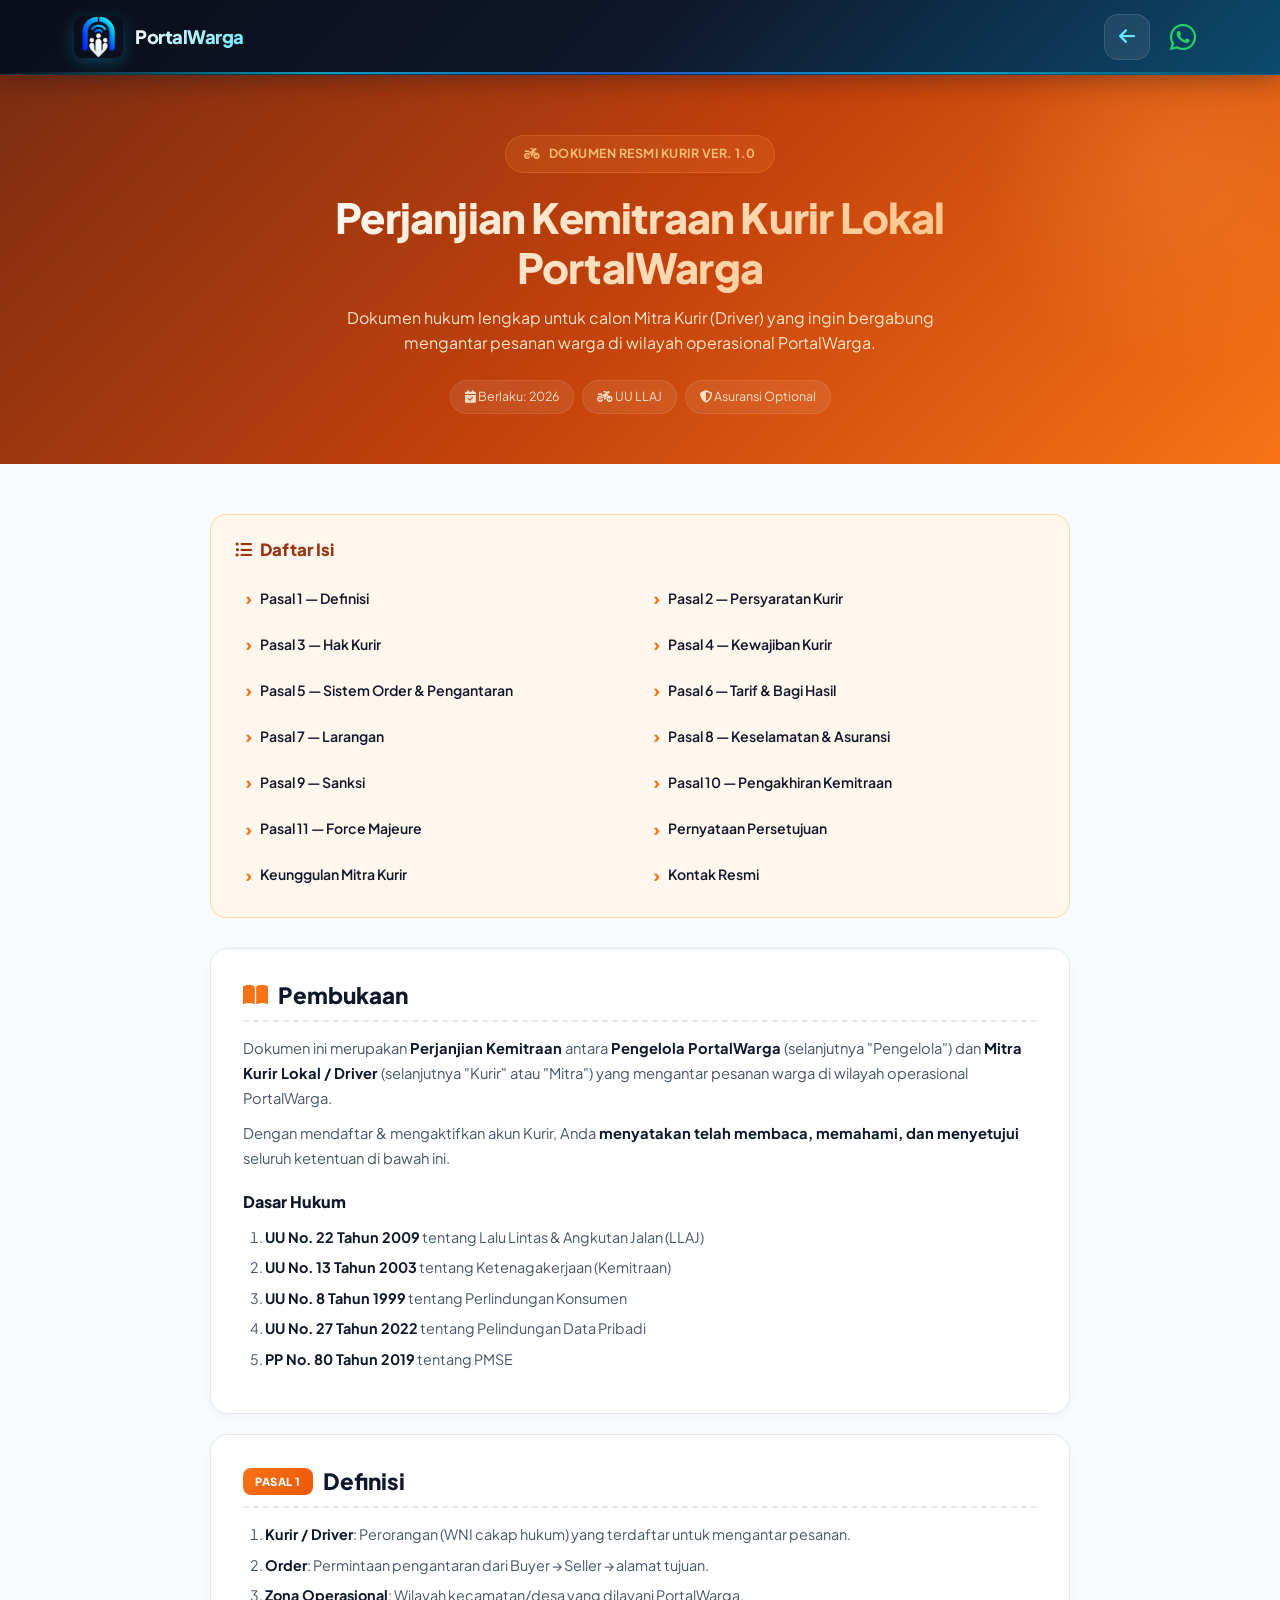
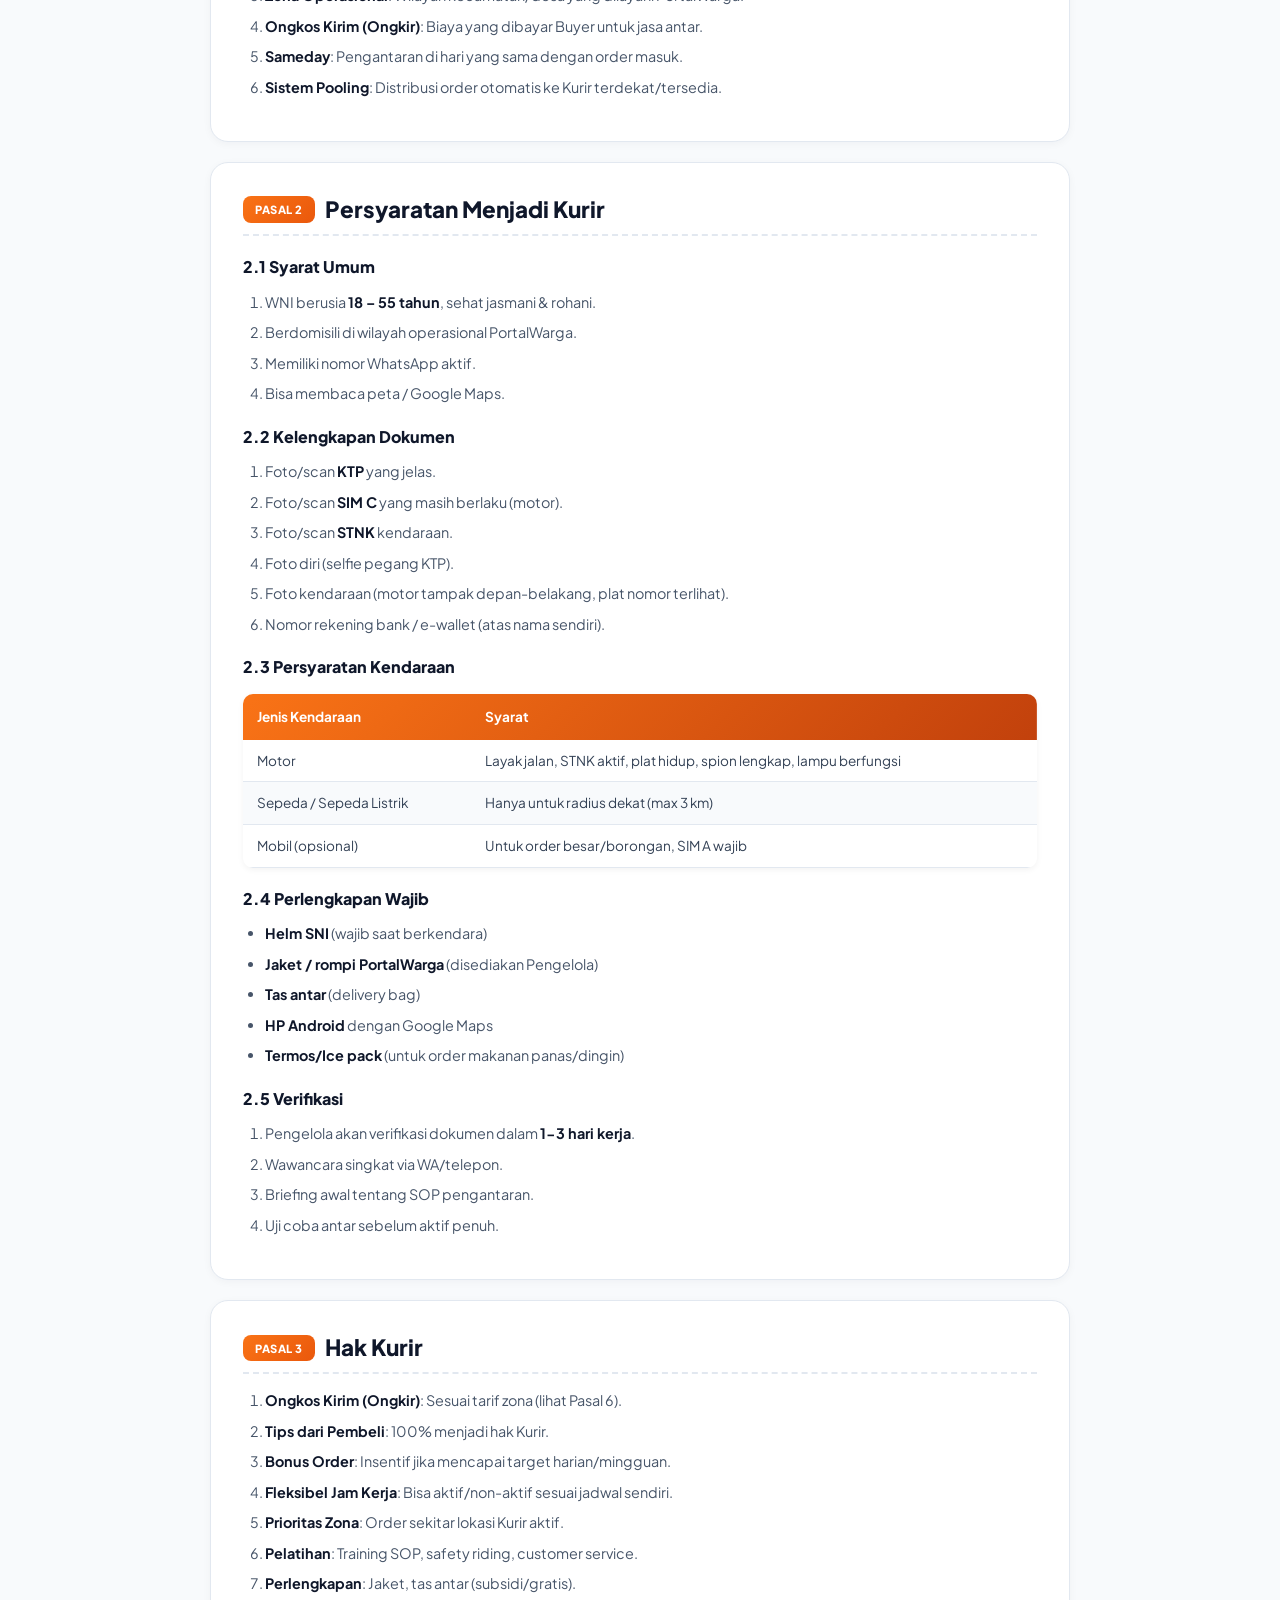
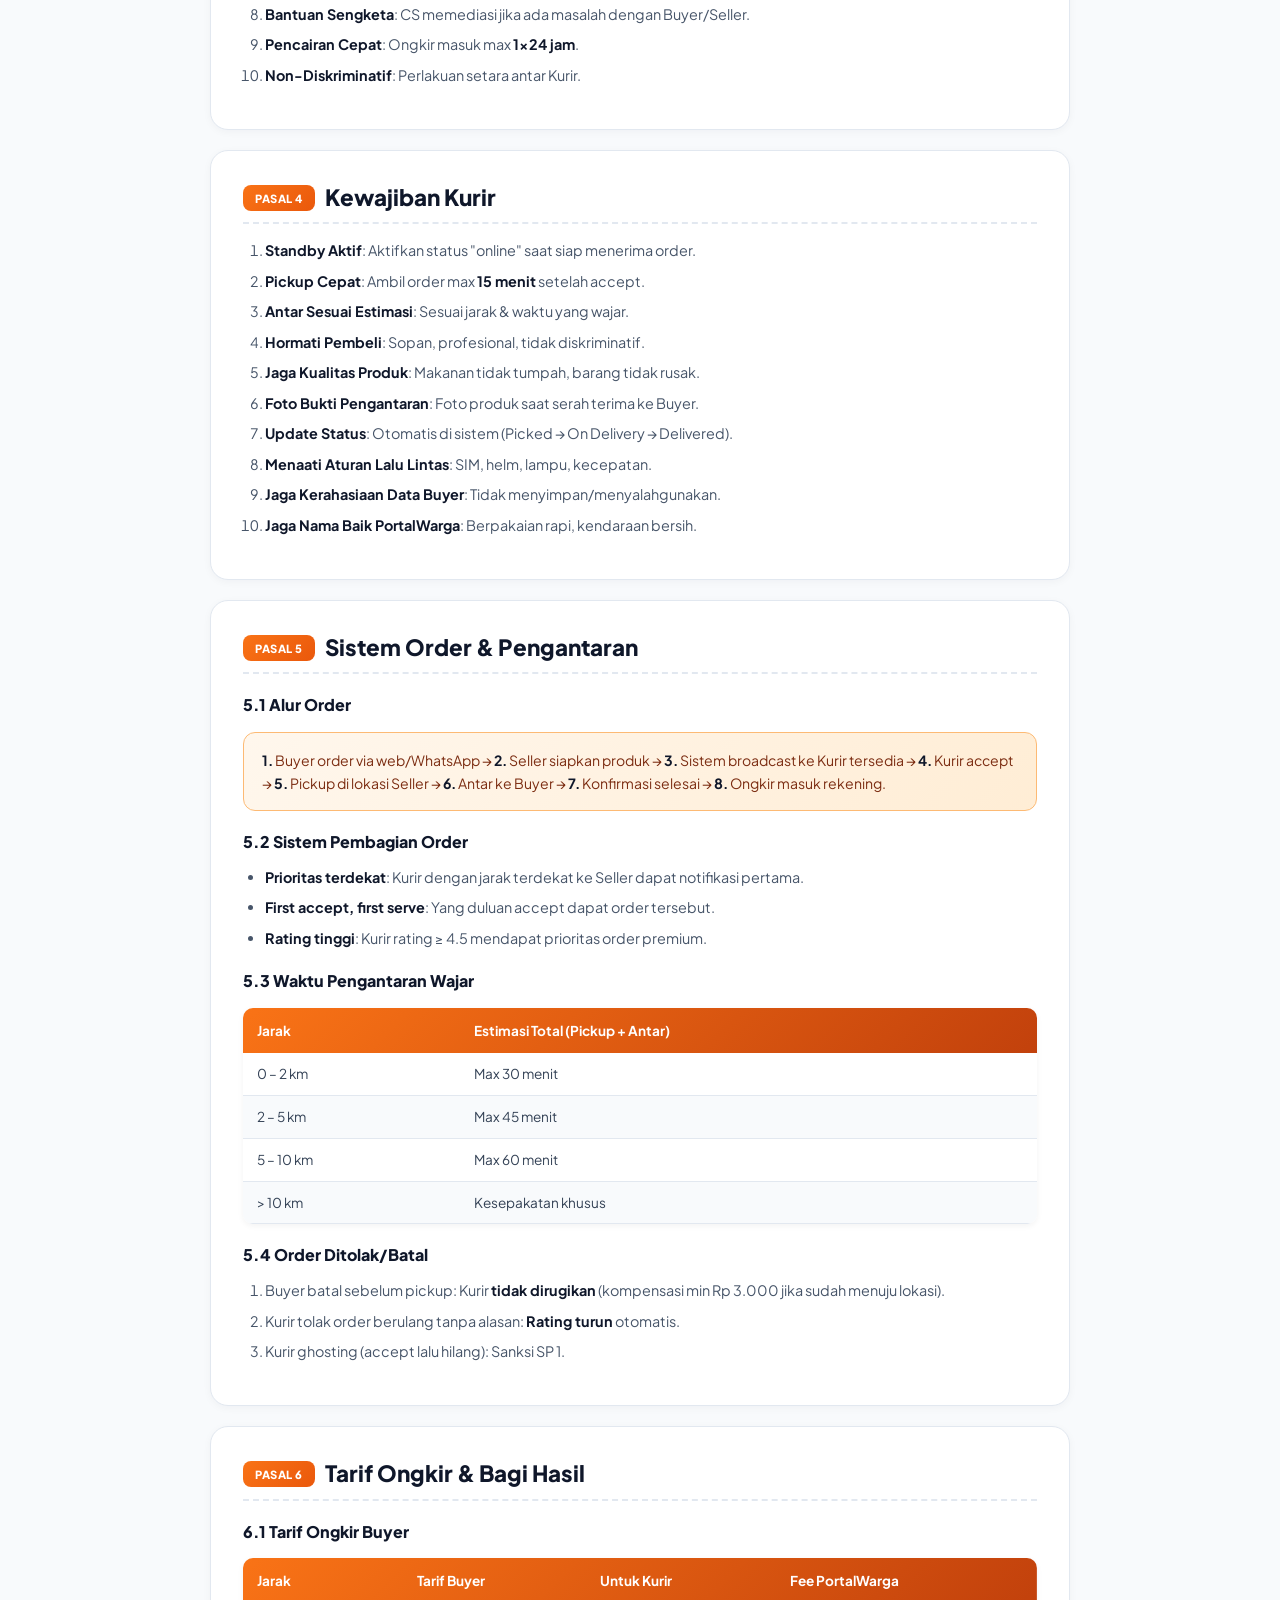
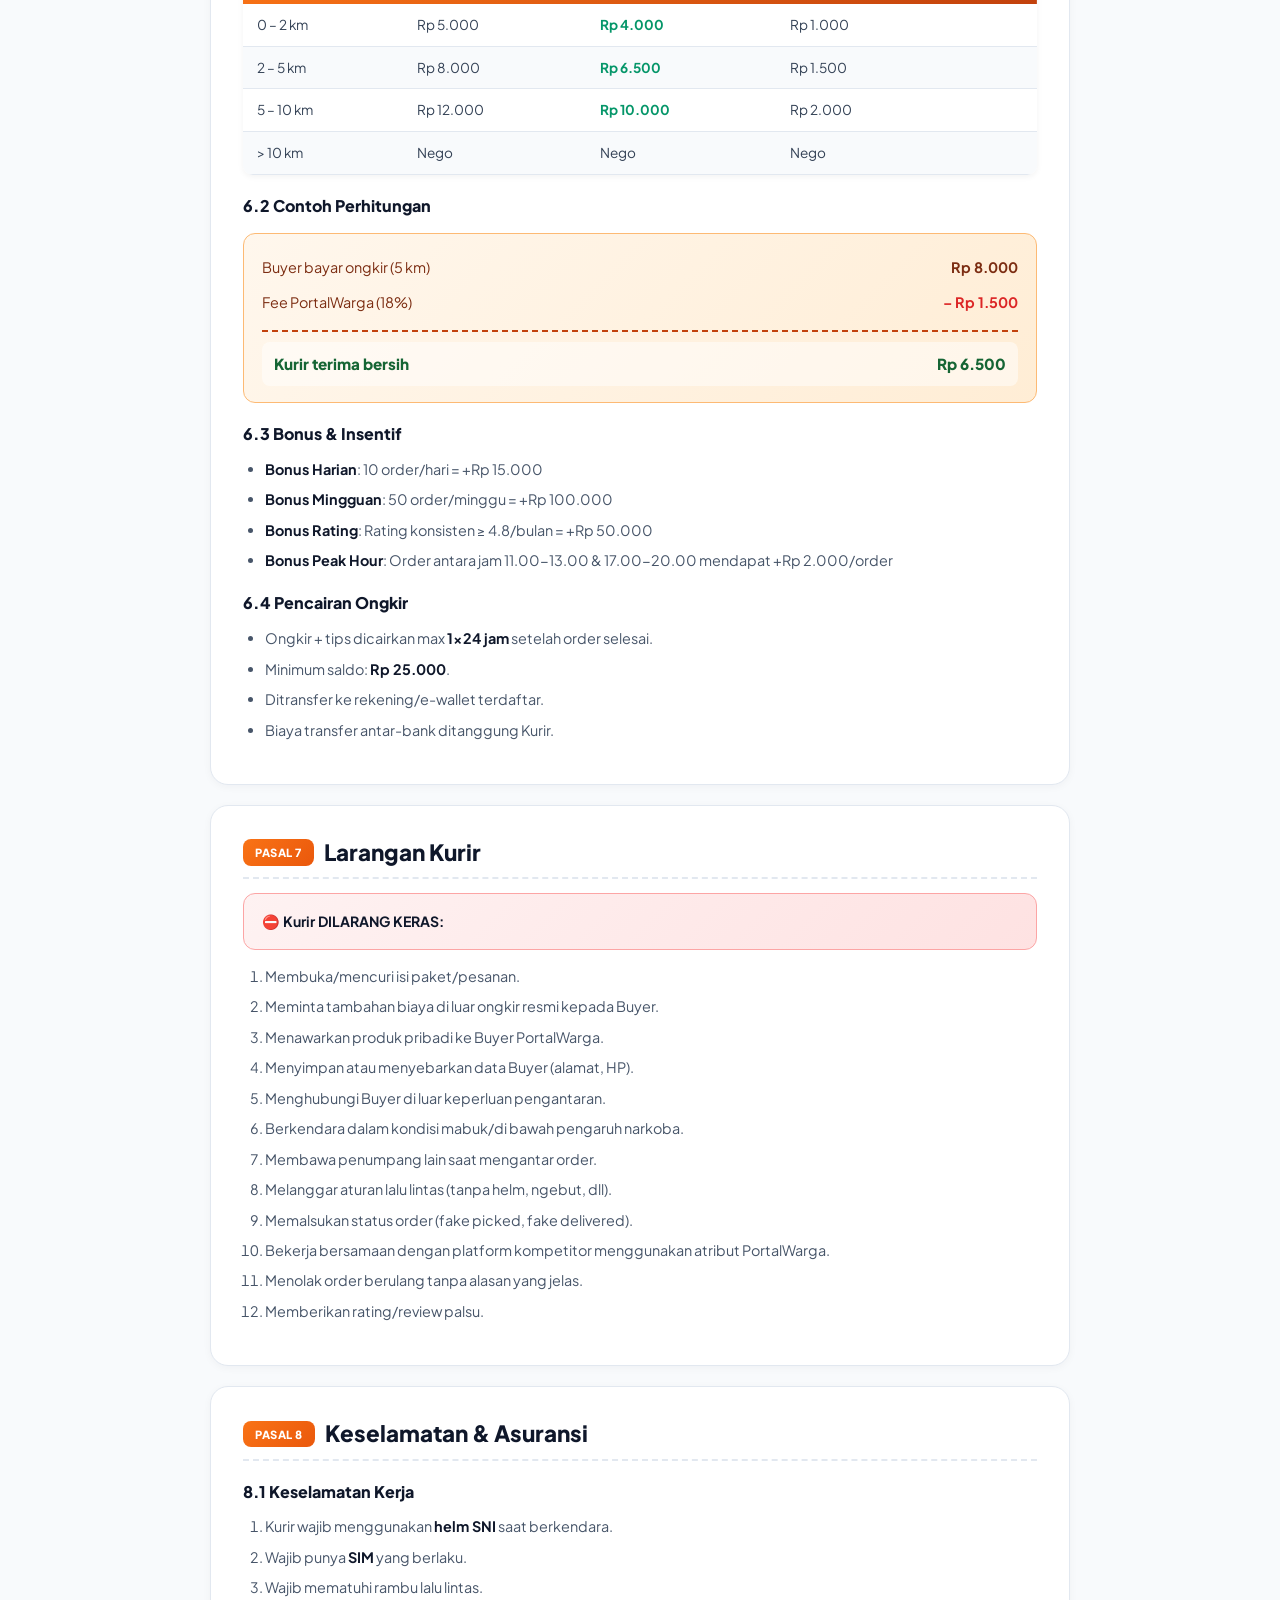
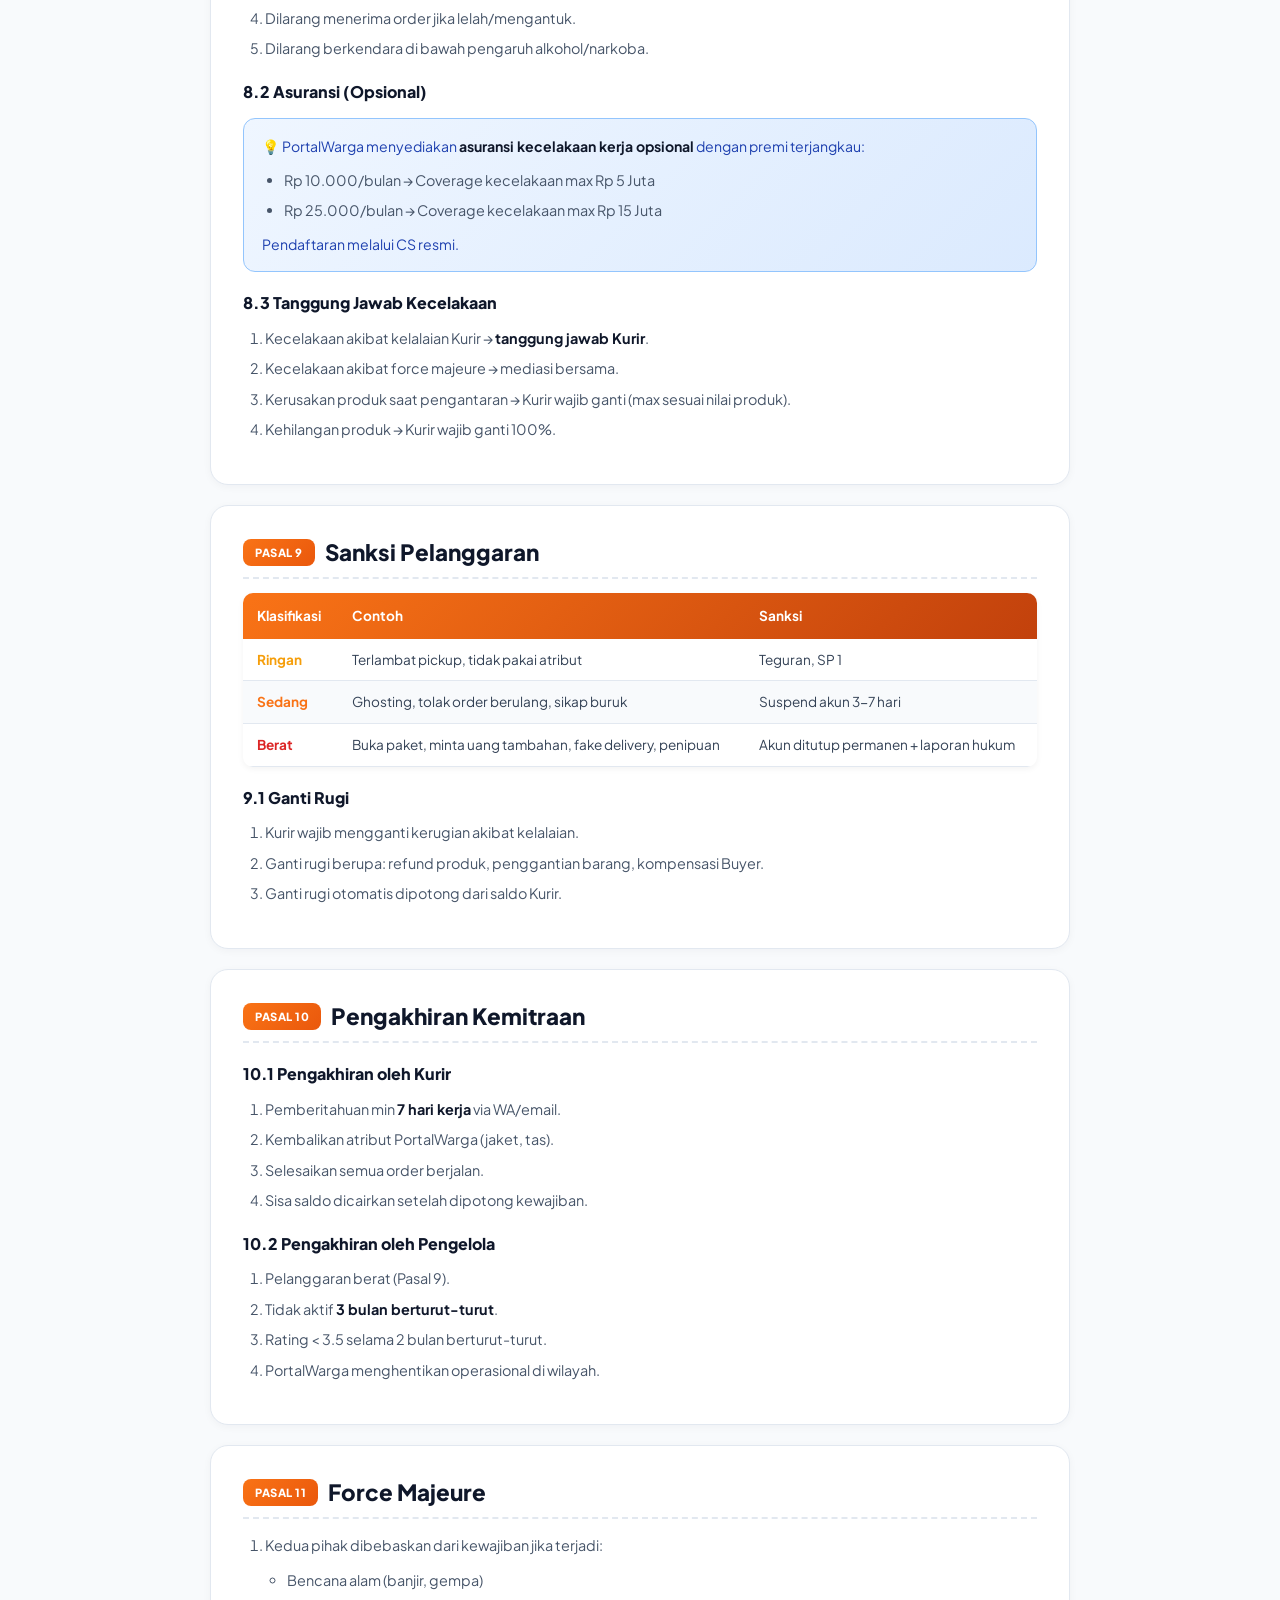
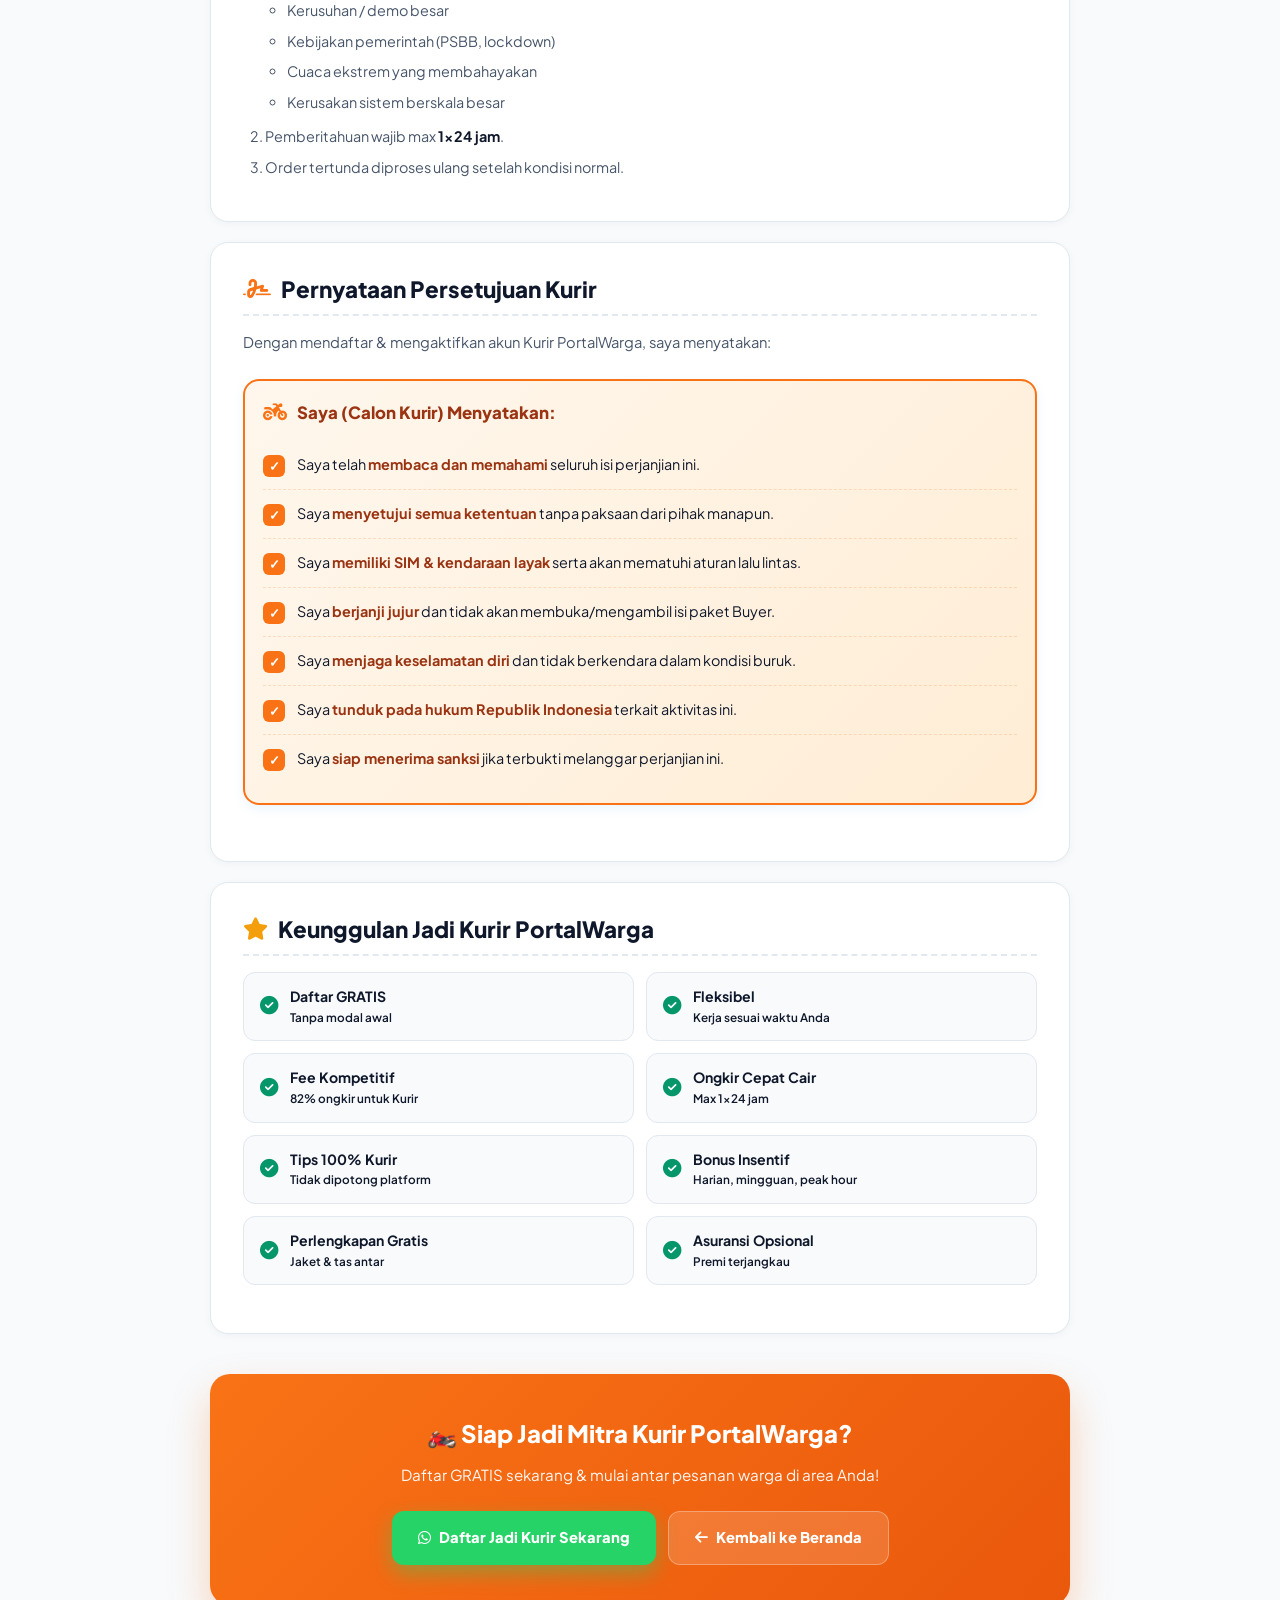
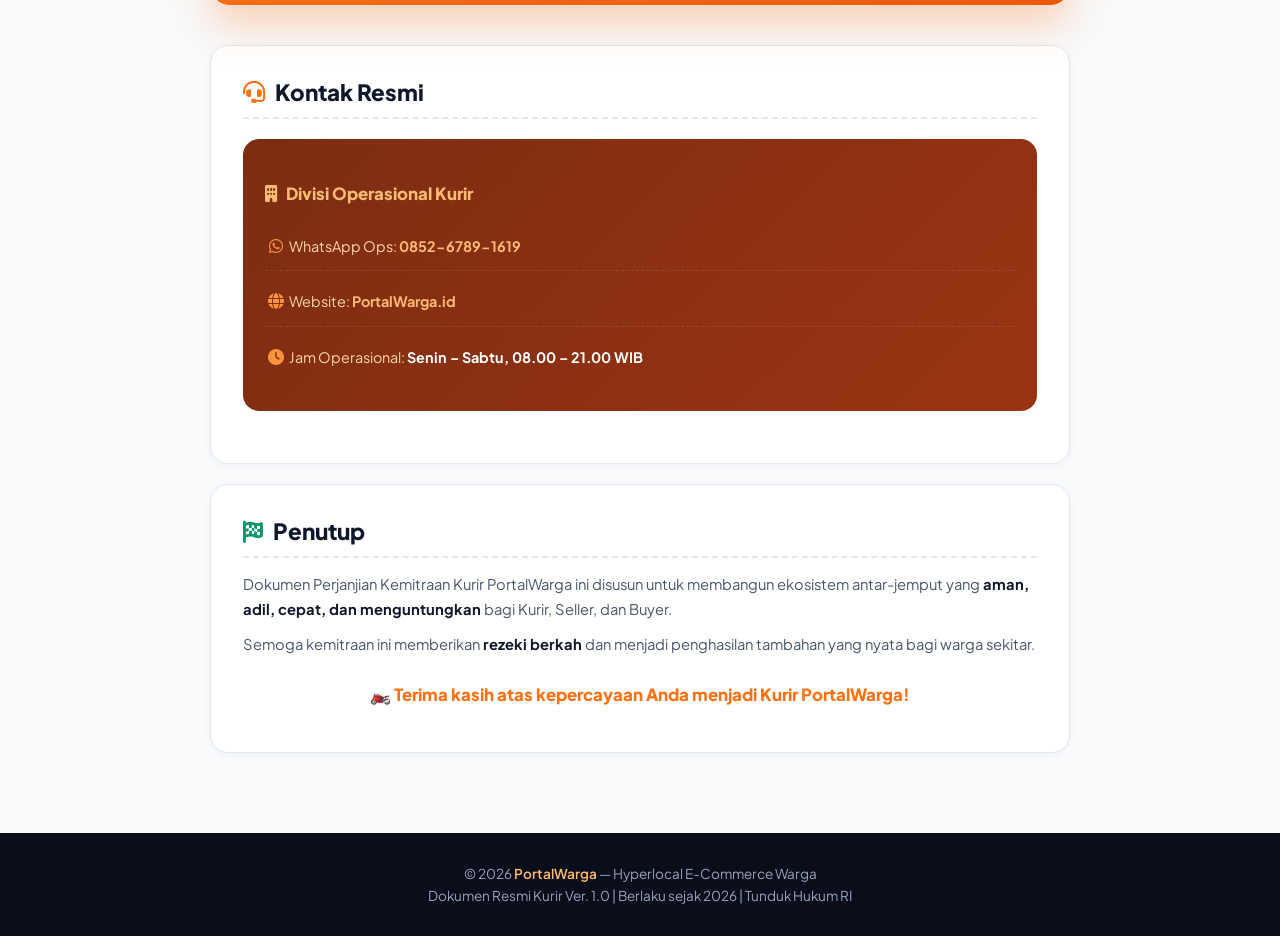
<file: terms-kurir.html>
<!DOCTYPE html>
<html lang="id">
<head>
<meta charset="UTF-8">
<meta http-equiv="X-UA-Compatible" content="IE=edge">
<meta name="viewport" content="width=device-width, initial-scale=1.0, maximum-scale=5.0">
<meta name="theme-color" content="#F97316">
<meta name="robots" content="index, follow">

<title>Syarat & Ketentuan Mitra Kurir Lokal — PortalWarga</title>
<meta name="description" content="Perjanjian Kemitraan, Hak, Kewajiban, Tarif, dan Kode Etik Mitra Kurir Lokal PortalWarga. Sesuai UU Ketenagakerjaan & UU LLAJ.">

<link rel="icon" href="portalwarga.png" type="image/png">
<link rel="apple-touch-icon" href="portalwarga.png">

<link rel="preconnect" href="https://fonts.googleapis.com">
<link rel="preconnect" href="https://fonts.gstatic.com" crossorigin>
<link href="https://fonts.googleapis.com/css2?family=Plus+Jakarta+Sans:wght@400;500;600;700;800&display=swap" rel="stylesheet">
<link rel="stylesheet" href="https://cdnjs.cloudflare.com/ajax/libs/font-awesome/6.5.1/css/all.min.css">
<link rel="stylesheet" href="style.css">

<style>
/* Tema warna ORANYE untuk Kurir */
.terms-hero {
  background: linear-gradient(135deg, #7C2D12 0%, #C2410C 50%, #F97316 100%);
  color: #fff; padding: 60px 20px 50px; text-align: center;
  position: relative; overflow: hidden;
}
.terms-hero::before {
  content: ''; position: absolute; top: -100px; right: -100px;
  width: 400px; height: 400px;
  background: radial-gradient(circle, rgba(251, 146, 60, 0.3), transparent 70%);
  border-radius: 50%;
}
.terms-hero-content { position: relative; z-index: 2; max-width: 800px; margin: 0 auto; }
.terms-badge {
  display: inline-flex; align-items: center; gap: 8px;
  background: rgba(251, 146, 60, 0.15); color: #FDBA74;
  padding: 8px 18px; border-radius: 999px;
  font-size: 0.78rem; font-weight: 700; letter-spacing: 0.5px;
  border: 1px solid rgba(251, 146, 60, 0.3); margin-bottom: 20px;
}
.terms-hero h1 {
  font-size: clamp(1.8rem, 4vw, 2.6rem); font-weight: 800; line-height: 1.2;
  letter-spacing: -0.8px; margin-bottom: 12px;
  background: linear-gradient(135deg, #ffffff 0%, #FDBA74 100%);
  -webkit-background-clip: text; background-clip: text; -webkit-text-fill-color: transparent;
}
.terms-hero p { color: rgba(255, 237, 213, 0.95); font-size: 1rem; line-height: 1.6; max-width: 620px; margin: 0 auto 24px; }
.terms-meta { display: inline-flex; gap: 8px; flex-wrap: wrap; justify-content: center; font-size: 0.78rem; color: rgba(255, 237, 213, 0.9); }
.terms-meta span { background: rgba(255, 255, 255, 0.08); padding: 6px 14px; border-radius: 999px; border: 1px solid rgba(255, 255, 255, 0.1); }

.toc-box { background: #FFF7ED; border: 1px solid #FED7AA; border-radius: 16px; padding: 22px 24px; margin: 30px auto; max-width: 900px; }
.toc-box h3 { font-size: 1.05rem; font-weight: 800; color: #9A3412; margin-bottom: 14px; display: flex; align-items: center; gap: 8px; }
.toc-list { display: grid; grid-template-columns: 1fr; gap: 6px; list-style: none; padding: 0; margin: 0; }
.toc-list a { color: #0F172A; text-decoration: none; font-size: 0.88rem; font-weight: 600; padding: 6px 10px; border-radius: 8px; display: flex; align-items: center; gap: 8px; transition: all 0.2s ease; }
.toc-list a:hover { background: #FFEDD5; color: #C2410C; transform: translateX(3px); }
.toc-list a::before { content: '›'; color: #F97316; font-weight: 800; font-size: 1.1rem; }

.terms-container { max-width: 900px; margin: 0 auto; padding: 20px 20px 60px; }
.terms-section {
  background: #fff; border-radius: 18px; border: 1px solid #E2E8F0;
  padding: 28px 26px; margin-bottom: 20px;
  box-shadow: 0 2px 8px rgba(15, 23, 42, 0.04); transition: box-shadow 0.3s;
}
.terms-section:hover { box-shadow: 0 8px 24px rgba(15, 23, 42, 0.08); }
.terms-section h2 {
  font-size: 1.25rem; font-weight: 800; color: #0F172A; margin-bottom: 14px;
  padding-bottom: 10px; border-bottom: 2px dashed #E2E8F0;
  display: flex; align-items: center; gap: 10px; line-height: 1.3;
}
.terms-section h2 .pasal-num {
  background: linear-gradient(135deg, #F97316, #EA580C); color: #fff;
  font-size: 0.7rem; font-weight: 800; padding: 6px 12px; border-radius: 8px;
  letter-spacing: 0.5px; flex-shrink: 0;
}
.terms-section h3 { font-size: 1rem; font-weight: 800; color: #0F172A; margin: 18px 0 10px; }
.terms-section h4 { font-size: 0.9rem; font-weight: 800; color: #334155; margin: 14px 0 8px; }
.terms-section p { font-size: 0.92rem; color: #475569; line-height: 1.7; margin-bottom: 10px; }
.terms-section ol, .terms-section ul { padding-left: 22px; margin: 10px 0; }
.terms-section ol li, .terms-section ul li { font-size: 0.9rem; color: #475569; line-height: 1.7; margin-bottom: 6px; display: list-item !important; }
.terms-section strong, .terms-section b { color: #0F172A; font-weight: 700; display: inline !important; }
.terms-section .ref-hukum { font-size: 0.78rem; color: #64748B; font-style: italic; background: #F8FAFC; padding: 8px 12px; border-radius: 8px; border-left: 3px solid #F97316; margin: 8px 0 16px; }

.highlight-box { background: linear-gradient(135deg, #ECFDF5, #F0FDF4); border: 1px solid #86EFAC; border-radius: 12px; padding: 16px 18px; margin: 14px 0; font-size: 0.88rem; line-height: 1.6; color: #14532D; }
.warning-box { background: linear-gradient(135deg, #FEF2F2, #FEE2E2); border: 1px solid #FCA5A5; border-radius: 12px; padding: 16px 18px; margin: 14px 0; font-size: 0.88rem; line-height: 1.6; color: #991B1B; }
.info-box { background: linear-gradient(135deg, #EFF6FF, #DBEAFE); border: 1px solid #93C5FD; border-radius: 12px; padding: 16px 18px; margin: 14px 0; font-size: 0.88rem; line-height: 1.6; color: #1E40AF; }
.orange-box { background: linear-gradient(135deg, #FFF7ED, #FFEDD5); border: 1px solid #FDBA74; border-radius: 12px; padding: 16px 18px; margin: 14px 0; font-size: 0.88rem; line-height: 1.6; color: #7C2D12; overflow: hidden; box-sizing: border-box; max-width: 100%; }

.terms-table { width: 100%; border-collapse: collapse; margin: 14px 0; border-radius: 10px; overflow: hidden; font-size: 0.85rem; box-shadow: 0 2px 6px rgba(0,0,0,0.05); }
.terms-table thead { background: linear-gradient(135deg, #F97316, #C2410C); color: #fff; }
.terms-table thead th { padding: 12px 14px; text-align: left; font-weight: 700; font-size: 0.85rem; }
.terms-table tbody td { padding: 10px 14px; border-bottom: 1px solid #E2E8F0; color: #334155; }
.terms-table tbody tr:nth-child(even) { background: #F8FAFC; }
.terms-table tbody tr:hover { background: #FFF7ED; }

/* Kalkulasi Tarif */
.calc-row { display: flex !important; justify-content: space-between !important; align-items: baseline !important; gap: 12px !important; padding: 6px 0 !important; font-size: 0.9rem !important; color: #7C2D12 !important; flex-wrap: wrap; }
.calc-label { flex: 1 !important; min-width: 0 !important; text-align: left !important; }
.calc-value { font-weight: 700 !important; white-space: nowrap !important; color: #7C2D12 !important; }
.calc-minus { color: #DC2626 !important; }
.calc-divider { border-top: 2px dashed #C2410C; margin: 10px 0; }
.calc-total { background: rgba(255, 255, 255, 0.5); padding: 10px 12px !important; border-radius: 8px; margin-top: 4px; }
.calc-total .calc-label, .calc-total .calc-value { color: #166534 !important; font-weight: 800 !important; font-size: 0.95rem !important; }

/* Approval */
.approval-box { background: linear-gradient(135deg, #FFF7ED, #FFEDD5); border: 2px solid #F97316; border-radius: 16px; padding: 20px 18px; margin: 24px 0; }
.approval-title { color: #9A3412; font-size: 1.05rem; font-weight: 800; margin-bottom: 16px; display: flex; align-items: center; gap: 10px; line-height: 1.4; }
.approval-title i { color: #F97316; font-size: 1.2rem; }
.approval-list-v2 { display: block !important; }
.approval-item { display: flex !important; flex-direction: row !important; align-items: flex-start !important; gap: 12px !important; padding: 12px 0 !important; border-bottom: 1px dashed rgba(249, 115, 22, 0.2); width: 100% !important; }
.approval-item:last-child { border-bottom: none; }
.approval-check { display: inline-flex !important; align-items: center; justify-content: center; width: 22px !important; height: 22px !important; min-width: 22px !important; background: #F97316; color: #fff !important; border-radius: 6px; font-size: 0.8rem; font-weight: 900; flex-shrink: 0 !important; margin-top: 2px; }
.approval-text { flex: 1 !important; font-size: 0.9rem !important; color: #0F172A !important; line-height: 1.6 !important; white-space: normal !important; word-wrap: break-word !important; display: inline-block !important; min-width: 0 !important; }
.approval-text .tebal { font-weight: 700 !important; color: #9A3412 !important; display: inline !important; }

/* Keunggulan */
.keunggulan-grid { display: grid; grid-template-columns: 1fr; gap: 12px; margin: 16px 0; }
.keunggulan-item { background: #F8FAFC; border: 1px solid #E2E8F0; border-radius: 12px; padding: 14px 16px; display: flex; align-items: center; gap: 12px; transition: all 0.25s; }
.keunggulan-item:hover { background: #FFF7ED; border-color: #F97316; transform: translateY(-2px); }
.keunggulan-item i { color: #059669; font-size: 1.15rem; flex-shrink: 0; }
.keunggulan-item div { font-size: 0.88rem; color: #0F172A; font-weight: 600; line-height: 1.4; }

/* CTA */
.cta-section {
  background: linear-gradient(135deg, #F97316 0%, #EA580C 100%);
  color: #fff; padding: 40px 24px; border-radius: 20px; text-align: center;
  margin: 40px auto; max-width: 900px; position: relative; overflow: hidden;
  box-shadow: 0 20px 40px rgba(249, 115, 22, 0.3);
}
.cta-section h2 { font-size: 1.5rem; font-weight: 800; margin-bottom: 10px; position: relative; z-index: 2; }
.cta-section p { font-size: 0.95rem; margin-bottom: 24px; opacity: 0.95; position: relative; z-index: 2; }
.cta-btn-group { display: flex; gap: 12px; justify-content: center; flex-wrap: wrap; position: relative; z-index: 2; }
.cta-btn { display: inline-flex; align-items: center; gap: 8px; padding: 14px 26px; border-radius: 12px; font-weight: 800; font-size: 0.92rem; text-decoration: none; transition: all 0.3s; border: none; cursor: pointer; font-family: inherit; }
.cta-btn.primary { background: #25D366; color: #fff; box-shadow: 0 8px 20px rgba(37, 211, 102, 0.4); }
.cta-btn.primary:hover { transform: translateY(-3px); box-shadow: 0 12px 28px rgba(37, 211, 102, 0.5); }
.cta-btn.secondary { background: rgba(255, 255, 255, 0.15); color: #fff; border: 1.5px solid rgba(255, 255, 255, 0.3); }
.cta-btn.secondary:hover { background: rgba(255, 255, 255, 0.25); transform: translateY(-3px); }

/* Kontak */
.kontak-card { background: linear-gradient(135deg, #7C2D12, #9A3412); color: #FED7AA !important; padding: 24px 22px; border-radius: 16px; margin: 20px 0; }
.kontak-card h3 { color: #FDBA74 !important; font-size: 1.05rem; font-weight: 800; margin-bottom: 14px; display: flex; align-items: center; gap: 8px; }
.kontak-list { list-style: none !important; padding: 0 !important; margin: 0 !important; }
.kontak-list li { padding: 12px 0 !important; color: #FED7AA !important; font-size: 0.9rem !important; display: flex !important; align-items: center !important; gap: 12px !important; border-bottom: 1px dashed rgba(255,255,255,0.1); }
.kontak-list li:last-child { border: none; }
.kontak-list li i { color: #FB923C !important; width: 22px; text-align: center; font-size: 1rem; flex-shrink: 0; }
.kontak-list li span { color: #FED7AA !important; flex: 1; }
.kontak-list li span b, .kontak-list li b { color: #FFFFFF !important; font-weight: 700 !important; }
.kontak-list a { color: #FDBA74 !important; text-decoration: none; font-weight: 700 !important; }
.kontak-list a:hover { color: #fff !important; }

.back-to-top { position: fixed; bottom: 24px; right: 24px; background: linear-gradient(135deg, #F97316, #EA580C); color: #fff; width: 46px; height: 46px; border-radius: 50%; display: flex; align-items: center; justify-content: center; cursor: pointer; font-size: 1.1rem; border: none; box-shadow: 0 8px 20px rgba(249, 115, 22, 0.4); opacity: 0; visibility: hidden; transition: all 0.3s; z-index: 999; }
.back-to-top.show { opacity: 1; visibility: visible; }
.back-to-top:hover { transform: translateY(-4px) scale(1.05); }

@media (min-width: 768px) {
  .toc-list { grid-template-columns: 1fr 1fr; }
  .keunggulan-grid { grid-template-columns: 1fr 1fr; }
  .terms-section { padding: 32px 32px; }
  .terms-section h2 { font-size: 1.4rem; }
}
@media (max-width: 576px) {
  .terms-hero { padding: 40px 16px 36px; }
  .terms-container { padding: 16px 14px 40px; }
  .terms-section { padding: 22px 18px; }
  .terms-section h2 { font-size: 1.1rem; }
  .terms-table { font-size: 0.78rem; }
  .terms-table thead th, .terms-table tbody td { padding: 8px 10px; }
  .cta-btn-group { flex-direction: column; }
  .cta-btn { width: 100%; justify-content: center; }
}

.terms-footer { background: #0A0E1A; color: #94A3B8; padding: 30px 20px; text-align: center; font-size: 0.85rem; }
.terms-footer a { color: #FDBA74; text-decoration: none; font-weight: 600; }
.terms-footer a:hover { color: #fff; }
</style>
</head>

<body>

<!-- HEADER -->
<header class="app-header">
  <div class="container">
    <div class="header-inner">
      <a href="index.html" class="brand" aria-label="Kembali ke Beranda">
        <img src="portalwarga.png" alt="PortalWarga Logo" style="height: 42px; width: auto; border-radius: 8px;" onerror="this.src='https://placehold.co/80x80?text=PW'">
        <div class="brand-text"><strong>PortalWarga</strong></div>
      </a>
      <div class="header-actions">
        <a href="index.html" class="btn-cart" title="Kembali" style="text-decoration:none">
          <i class="fas fa-arrow-left"></i>
        </a>
        <a href="https://wa.me/6285267891619" class="btn-cs" title="CS WhatsApp" target="_blank">
          <i class="fab fa-whatsapp"></i>
        </a>
      </div>
    </div>
  </div>
</header>

<!-- HERO -->
<section class="terms-hero">
  <div class="terms-hero-content">
    <span class="terms-badge">
      <i class="fas fa-motorcycle"></i> DOKUMEN RESMI KURIR VER. 1.0
    </span>
    <h1>Perjanjian Kemitraan Kurir Lokal PortalWarga</h1>
    <p>
      Dokumen hukum lengkap untuk calon Mitra Kurir (Driver) yang ingin bergabung 
      mengantar pesanan warga di wilayah operasional PortalWarga.
    </p>
    <div class="terms-meta">
      <span><i class="fas fa-calendar-check"></i> Berlaku: 2026</span>
      <span><i class="fas fa-motorcycle"></i> UU LLAJ</span>
      <span><i class="fas fa-shield-alt"></i> Asuransi Optional</span>
    </div>
  </div>
</section>

<div class="terms-container">

  <!-- TOC -->
  <div class="toc-box">
    <h3><i class="fas fa-list-ul"></i> Daftar Isi</h3>
    <ul class="toc-list">
      <li><a href="#pasal-1">Pasal 1 — Definisi</a></li>
      <li><a href="#pasal-2">Pasal 2 — Persyaratan Kurir</a></li>
      <li><a href="#pasal-3">Pasal 3 — Hak Kurir</a></li>
      <li><a href="#pasal-4">Pasal 4 — Kewajiban Kurir</a></li>
      <li><a href="#pasal-5">Pasal 5 — Sistem Order & Pengantaran</a></li>
      <li><a href="#pasal-6">Pasal 6 — Tarif & Bagi Hasil</a></li>
      <li><a href="#pasal-7">Pasal 7 — Larangan</a></li>
      <li><a href="#pasal-8">Pasal 8 — Keselamatan & Asuransi</a></li>
      <li><a href="#pasal-9">Pasal 9 — Sanksi</a></li>
      <li><a href="#pasal-10">Pasal 10 — Pengakhiran Kemitraan</a></li>
      <li><a href="#pasal-11">Pasal 11 — Force Majeure</a></li>
      <li><a href="#persetujuan">Pernyataan Persetujuan</a></li>
      <li><a href="#keunggulan">Keunggulan Mitra Kurir</a></li>
      <li><a href="#kontak">Kontak Resmi</a></li>
    </ul>
  </div>

  <!-- PEMBUKAAN -->
  <section class="terms-section">
    <h2><i class="fas fa-book-open" style="color:#F97316"></i> Pembukaan</h2>
    <p>Dokumen ini merupakan <b>Perjanjian Kemitraan</b> antara <b>Pengelola PortalWarga</b> (selanjutnya "Pengelola") dan <b>Mitra Kurir Lokal / Driver</b> (selanjutnya "Kurir" atau "Mitra") yang mengantar pesanan warga di wilayah operasional PortalWarga.</p>
    <p>Dengan mendaftar & mengaktifkan akun Kurir, Anda <b>menyatakan telah membaca, memahami, dan menyetujui</b> seluruh ketentuan di bawah ini.</p>

    <h3>Dasar Hukum</h3>
    <ol>
      <li><b>UU No. 22 Tahun 2009</b> tentang Lalu Lintas & Angkutan Jalan (LLAJ)</li>
      <li><b>UU No. 13 Tahun 2003</b> tentang Ketenagakerjaan (Kemitraan)</li>
      <li><b>UU No. 8 Tahun 1999</b> tentang Perlindungan Konsumen</li>
      <li><b>UU No. 27 Tahun 2022</b> tentang Pelindungan Data Pribadi</li>
      <li><b>PP No. 80 Tahun 2019</b> tentang PMSE</li>
    </ol>
  </section>

  <!-- PASAL 1 -->
  <section class="terms-section" id="pasal-1">
    <h2><span class="pasal-num">PASAL 1</span> Definisi</h2>
    <ol>
      <li><b>Kurir / Driver</b>: Perorangan (WNI cakap hukum) yang terdaftar untuk mengantar pesanan.</li>
      <li><b>Order</b>: Permintaan pengantaran dari Buyer → Seller → alamat tujuan.</li>
      <li><b>Zona Operasional</b>: Wilayah kecamatan/desa yang dilayani PortalWarga.</li>
      <li><b>Ongkos Kirim (Ongkir)</b>: Biaya yang dibayar Buyer untuk jasa antar.</li>
      <li><b>Sameday</b>: Pengantaran di hari yang sama dengan order masuk.</li>
      <li><b>Sistem Pooling</b>: Distribusi order otomatis ke Kurir terdekat/tersedia.</li>
    </ol>
  </section>

  <!-- PASAL 2 -->
  <section class="terms-section" id="pasal-2">
    <h2><span class="pasal-num">PASAL 2</span> Persyaratan Menjadi Kurir</h2>
    
    <h3>2.1 Syarat Umum</h3>
    <ol>
      <li>WNI berusia <b>18 – 55 tahun</b>, sehat jasmani & rohani.</li>
      <li>Berdomisili di wilayah operasional PortalWarga.</li>
      <li>Memiliki nomor WhatsApp aktif.</li>
      <li>Bisa membaca peta / Google Maps.</li>
    </ol>

    <h3>2.2 Kelengkapan Dokumen</h3>
    <ol>
      <li>Foto/scan <b>KTP</b> yang jelas.</li>
      <li>Foto/scan <b>SIM C</b> yang masih berlaku (motor).</li>
      <li>Foto/scan <b>STNK</b> kendaraan.</li>
      <li>Foto diri (selfie pegang KTP).</li>
      <li>Foto kendaraan (motor tampak depan-belakang, plat nomor terlihat).</li>
      <li>Nomor rekening bank / e-wallet (atas nama sendiri).</li>
    </ol>

    <h3>2.3 Persyaratan Kendaraan</h3>
    <table class="terms-table">
      <thead>
        <tr><th>Jenis Kendaraan</th><th>Syarat</th></tr>
      </thead>
      <tbody>
        <tr><td>Motor</td><td>Layak jalan, STNK aktif, plat hidup, spion lengkap, lampu berfungsi</td></tr>
        <tr><td>Sepeda / Sepeda Listrik</td><td>Hanya untuk radius dekat (max 3 km)</td></tr>
        <tr><td>Mobil (opsional)</td><td>Untuk order besar/borongan, SIM A wajib</td></tr>
      </tbody>
    </table>

    <h3>2.4 Perlengkapan Wajib</h3>
    <ul>
      <li><b>Helm SNI</b> (wajib saat berkendara)</li>
      <li><b>Jaket / rompi PortalWarga</b> (disediakan Pengelola)</li>
      <li><b>Tas antar</b> (delivery bag)</li>
      <li><b>HP Android</b> dengan Google Maps</li>
      <li><b>Termos/Ice pack</b> (untuk order makanan panas/dingin)</li>
    </ul>

    <h3>2.5 Verifikasi</h3>
    <ol>
      <li>Pengelola akan verifikasi dokumen dalam <b>1-3 hari kerja</b>.</li>
      <li>Wawancara singkat via WA/telepon.</li>
      <li>Briefing awal tentang SOP pengantaran.</li>
      <li>Uji coba antar sebelum aktif penuh.</li>
    </ol>
  </section>

  <!-- PASAL 3 -->
  <section class="terms-section" id="pasal-3">
    <h2><span class="pasal-num">PASAL 3</span> Hak Kurir</h2>
    <ol>
      <li><b>Ongkos Kirim (Ongkir)</b>: Sesuai tarif zona (lihat Pasal 6).</li>
      <li><b>Tips dari Pembeli</b>: 100% menjadi hak Kurir.</li>
      <li><b>Bonus Order</b>: Insentif jika mencapai target harian/mingguan.</li>
      <li><b>Fleksibel Jam Kerja</b>: Bisa aktif/non-aktif sesuai jadwal sendiri.</li>
      <li><b>Prioritas Zona</b>: Order sekitar lokasi Kurir aktif.</li>
      <li><b>Pelatihan</b>: Training SOP, safety riding, customer service.</li>
      <li><b>Perlengkapan</b>: Jaket, tas antar (subsidi/gratis).</li>
      <li><b>Bantuan Sengketa</b>: CS memediasi jika ada masalah dengan Buyer/Seller.</li>
      <li><b>Pencairan Cepat</b>: Ongkir masuk max <b>1x24 jam</b>.</li>
      <li><b>Non-Diskriminatif</b>: Perlakuan setara antar Kurir.</li>
    </ol>
  </section>

  <!-- PASAL 4 -->
  <section class="terms-section" id="pasal-4">
    <h2><span class="pasal-num">PASAL 4</span> Kewajiban Kurir</h2>
    <ol>
      <li><b>Standby Aktif</b>: Aktifkan status "online" saat siap menerima order.</li>
      <li><b>Pickup Cepat</b>: Ambil order max <b>15 menit</b> setelah accept.</li>
      <li><b>Antar Sesuai Estimasi</b>: Sesuai jarak & waktu yang wajar.</li>
      <li><b>Hormati Pembeli</b>: Sopan, profesional, tidak diskriminatif.</li>
      <li><b>Jaga Kualitas Produk</b>: Makanan tidak tumpah, barang tidak rusak.</li>
      <li><b>Foto Bukti Pengantaran</b>: Foto produk saat serah terima ke Buyer.</li>
      <li><b>Update Status</b>: Otomatis di sistem (Picked → On Delivery → Delivered).</li>
      <li><b>Menaati Aturan Lalu Lintas</b>: SIM, helm, lampu, kecepatan.</li>
      <li><b>Jaga Kerahasiaan Data Buyer</b>: Tidak menyimpan/menyalahgunakan.</li>
      <li><b>Jaga Nama Baik PortalWarga</b>: Berpakaian rapi, kendaraan bersih.</li>
    </ol>
  </section>

  <!-- PASAL 5 -->
  <section class="terms-section" id="pasal-5">
    <h2><span class="pasal-num">PASAL 5</span> Sistem Order & Pengantaran</h2>
    
    <h3>5.1 Alur Order</h3>
    <div class="orange-box">
      <b>1.</b> Buyer order via web/WhatsApp → <b>2.</b> Seller siapkan produk → 
      <b>3.</b> Sistem broadcast ke Kurir tersedia → <b>4.</b> Kurir accept → 
      <b>5.</b> Pickup di lokasi Seller → <b>6.</b> Antar ke Buyer → 
      <b>7.</b> Konfirmasi selesai → <b>8.</b> Ongkir masuk rekening.
    </div>

    <h3>5.2 Sistem Pembagian Order</h3>
    <ul>
      <li><b>Prioritas terdekat</b>: Kurir dengan jarak terdekat ke Seller dapat notifikasi pertama.</li>
      <li><b>First accept, first serve</b>: Yang duluan accept dapat order tersebut.</li>
      <li><b>Rating tinggi</b>: Kurir rating ≥ 4.5 mendapat prioritas order premium.</li>
    </ul>

    <h3>5.3 Waktu Pengantaran Wajar</h3>
    <table class="terms-table">
      <thead>
        <tr><th>Jarak</th><th>Estimasi Total (Pickup + Antar)</th></tr>
      </thead>
      <tbody>
        <tr><td>0 – 2 km</td><td>Max 30 menit</td></tr>
        <tr><td>2 – 5 km</td><td>Max 45 menit</td></tr>
        <tr><td>5 – 10 km</td><td>Max 60 menit</td></tr>
        <tr><td>&gt; 10 km</td><td>Kesepakatan khusus</td></tr>
      </tbody>
    </table>

    <h3>5.4 Order Ditolak/Batal</h3>
    <ol>
      <li>Buyer batal sebelum pickup: Kurir <b>tidak dirugikan</b> (kompensasi min Rp 3.000 jika sudah menuju lokasi).</li>
      <li>Kurir tolak order berulang tanpa alasan: <b>Rating turun</b> otomatis.</li>
      <li>Kurir ghosting (accept lalu hilang): Sanksi SP 1.</li>
    </ol>
  </section>

  <!-- PASAL 6 -->
  <section class="terms-section" id="pasal-6">
    <h2><span class="pasal-num">PASAL 6</span> Tarif Ongkir & Bagi Hasil</h2>

    <h3>6.1 Tarif Ongkir Buyer</h3>
    <table class="terms-table">
      <thead>
        <tr><th>Jarak</th><th>Tarif Buyer</th><th>Untuk Kurir</th><th>Fee PortalWarga</th></tr>
      </thead>
      <tbody>
        <tr><td>0 – 2 km</td><td>Rp 5.000</td><td><b style="color:#059669">Rp 4.000</b></td><td>Rp 1.000</td></tr>
        <tr><td>2 – 5 km</td><td>Rp 8.000</td><td><b style="color:#059669">Rp 6.500</b></td><td>Rp 1.500</td></tr>
        <tr><td>5 – 10 km</td><td>Rp 12.000</td><td><b style="color:#059669">Rp 10.000</b></td><td>Rp 2.000</td></tr>
        <tr><td>&gt; 10 km</td><td>Nego</td><td>Nego</td><td>Nego</td></tr>
      </tbody>
    </table>

    <h3>6.2 Contoh Perhitungan</h3>
    <div class="orange-box">
      <div class="calc-row">
        <span class="calc-label">Buyer bayar ongkir (5 km)</span>
        <span class="calc-value">Rp 8.000</span>
      </div>
      <div class="calc-row">
        <span class="calc-label">Fee PortalWarga (18%)</span>
        <span class="calc-value calc-minus">– Rp 1.500</span>
      </div>
      <div class="calc-divider"></div>
      <div class="calc-row calc-total">
        <span class="calc-label">Kurir terima bersih</span>
        <span class="calc-value">Rp 6.500</span>
      </div>
    </div>

    <h3>6.3 Bonus & Insentif</h3>
    <ul>
      <li><b>Bonus Harian</b>: 10 order/hari = +Rp 15.000</li>
      <li><b>Bonus Mingguan</b>: 50 order/minggu = +Rp 100.000</li>
      <li><b>Bonus Rating</b>: Rating konsisten ≥ 4.8/bulan = +Rp 50.000</li>
      <li><b>Bonus Peak Hour</b>: Order antara jam 11.00-13.00 & 17.00-20.00 mendapat +Rp 2.000/order</li>
    </ul>

    <h3>6.4 Pencairan Ongkir</h3>
    <ul>
      <li>Ongkir + tips dicairkan max <b>1x24 jam</b> setelah order selesai.</li>
      <li>Minimum saldo: <b>Rp 25.000</b>.</li>
      <li>Ditransfer ke rekening/e-wallet terdaftar.</li>
      <li>Biaya transfer antar-bank ditanggung Kurir.</li>
    </ul>
  </section>

  <!-- PASAL 7 -->
  <section class="terms-section" id="pasal-7">
    <h2><span class="pasal-num">PASAL 7</span> Larangan Kurir</h2>
    
    <div class="warning-box">
      <b>⛔ Kurir DILARANG KERAS:</b>
    </div>

    <ol>
      <li>Membuka/mencuri isi paket/pesanan.</li>
      <li>Meminta tambahan biaya di luar ongkir resmi kepada Buyer.</li>
      <li>Menawarkan produk pribadi ke Buyer PortalWarga.</li>
      <li>Menyimpan atau menyebarkan data Buyer (alamat, HP).</li>
      <li>Menghubungi Buyer di luar keperluan pengantaran.</li>
      <li>Berkendara dalam kondisi mabuk/di bawah pengaruh narkoba.</li>
      <li>Membawa penumpang lain saat mengantar order.</li>
      <li>Melanggar aturan lalu lintas (tanpa helm, ngebut, dll).</li>
      <li>Memalsukan status order (fake picked, fake delivered).</li>
      <li>Bekerja bersamaan dengan platform kompetitor menggunakan atribut PortalWarga.</li>
      <li>Menolak order berulang tanpa alasan yang jelas.</li>
      <li>Memberikan rating/review palsu.</li>
    </ol>
  </section>

  <!-- PASAL 8 -->
  <section class="terms-section" id="pasal-8">
    <h2><span class="pasal-num">PASAL 8</span> Keselamatan & Asuransi</h2>

    <h3>8.1 Keselamatan Kerja</h3>
    <ol>
      <li>Kurir wajib menggunakan <b>helm SNI</b> saat berkendara.</li>
      <li>Wajib punya <b>SIM</b> yang berlaku.</li>
      <li>Wajib mematuhi rambu lalu lintas.</li>
      <li>Dilarang menerima order jika lelah/mengantuk.</li>
      <li>Dilarang berkendara di bawah pengaruh alkohol/narkoba.</li>
    </ol>

    <h3>8.2 Asuransi (Opsional)</h3>
    <div class="info-box">
      💡 PortalWarga menyediakan <b>asuransi kecelakaan kerja opsional</b> dengan premi terjangkau:
      <ul>
        <li>Rp 10.000/bulan → Coverage kecelakaan max Rp 5 Juta</li>
        <li>Rp 25.000/bulan → Coverage kecelakaan max Rp 15 Juta</li>
      </ul>
      Pendaftaran melalui CS resmi.
    </div>

    <h3>8.3 Tanggung Jawab Kecelakaan</h3>
    <ol>
      <li>Kecelakaan akibat kelalaian Kurir → <b>tanggung jawab Kurir</b>.</li>
      <li>Kecelakaan akibat force majeure → mediasi bersama.</li>
      <li>Kerusakan produk saat pengantaran → Kurir wajib ganti (max sesuai nilai produk).</li>
      <li>Kehilangan produk → Kurir wajib ganti 100%.</li>
    </ol>
  </section>

  <!-- PASAL 9 -->
  <section class="terms-section" id="pasal-9">
    <h2><span class="pasal-num">PASAL 9</span> Sanksi Pelanggaran</h2>
    <table class="terms-table">
      <thead>
        <tr><th>Klasifikasi</th><th>Contoh</th><th>Sanksi</th></tr>
      </thead>
      <tbody>
        <tr>
          <td><b style="color:#F59E0B">Ringan</b></td>
          <td>Terlambat pickup, tidak pakai atribut</td>
          <td>Teguran, SP 1</td>
        </tr>
        <tr>
          <td><b style="color:#F97316">Sedang</b></td>
          <td>Ghosting, tolak order berulang, sikap buruk</td>
          <td>Suspend akun 3-7 hari</td>
        </tr>
        <tr>
          <td><b style="color:#DC2626">Berat</b></td>
          <td>Buka paket, minta uang tambahan, fake delivery, penipuan</td>
          <td>Akun ditutup permanen + laporan hukum</td>
        </tr>
      </tbody>
    </table>

    <h3>9.1 Ganti Rugi</h3>
    <ol>
      <li>Kurir wajib mengganti kerugian akibat kelalaian.</li>
      <li>Ganti rugi berupa: refund produk, penggantian barang, kompensasi Buyer.</li>
      <li>Ganti rugi otomatis dipotong dari saldo Kurir.</li>
    </ol>
  </section>

  <!-- PASAL 10 -->
  <section class="terms-section" id="pasal-10">
    <h2><span class="pasal-num">PASAL 10</span> Pengakhiran Kemitraan</h2>

    <h3>10.1 Pengakhiran oleh Kurir</h3>
    <ol>
      <li>Pemberitahuan min <b>7 hari kerja</b> via WA/email.</li>
      <li>Kembalikan atribut PortalWarga (jaket, tas).</li>
      <li>Selesaikan semua order berjalan.</li>
      <li>Sisa saldo dicairkan setelah dipotong kewajiban.</li>
    </ol>

    <h3>10.2 Pengakhiran oleh Pengelola</h3>
    <ol>
      <li>Pelanggaran berat (Pasal 9).</li>
      <li>Tidak aktif <b>3 bulan berturut-turut</b>.</li>
      <li>Rating &lt; 3.5 selama 2 bulan berturut-turut.</li>
      <li>PortalWarga menghentikan operasional di wilayah.</li>
    </ol>
  </section>

  <!-- PASAL 11 -->
  <section class="terms-section" id="pasal-11">
    <h2><span class="pasal-num">PASAL 11</span> Force Majeure</h2>
    <ol>
      <li>Kedua pihak dibebaskan dari kewajiban jika terjadi:
        <ul>
          <li>Bencana alam (banjir, gempa)</li>
          <li>Kerusuhan / demo besar</li>
          <li>Kebijakan pemerintah (PSBB, lockdown)</li>
          <li>Cuaca ekstrem yang membahayakan</li>
          <li>Kerusakan sistem berskala besar</li>
        </ul>
      </li>
      <li>Pemberitahuan wajib max <b>1x24 jam</b>.</li>
      <li>Order tertunda diproses ulang setelah kondisi normal.</li>
    </ol>
  </section>

  <!-- PERSETUJUAN -->
  <section class="terms-section" id="persetujuan">
    <h2><i class="fas fa-signature" style="color:#F97316"></i> Pernyataan Persetujuan Kurir</h2>
    <p>Dengan mendaftar & mengaktifkan akun Kurir PortalWarga, saya menyatakan:</p>
    
    <div class="approval-box">
      <div class="approval-title">
        <i class="fas fa-motorcycle"></i> Saya (Calon Kurir) Menyatakan:
      </div>
      <div class="approval-list-v2">
        <div class="approval-item">
          <span class="approval-check">✓</span>
          <span class="approval-text">Saya telah <span class="tebal">membaca dan memahami</span> seluruh isi perjanjian ini.</span>
        </div>
        <div class="approval-item">
          <span class="approval-check">✓</span>
          <span class="approval-text">Saya <span class="tebal">menyetujui semua ketentuan</span> tanpa paksaan dari pihak manapun.</span>
        </div>
        <div class="approval-item">
          <span class="approval-check">✓</span>
          <span class="approval-text">Saya <span class="tebal">memiliki SIM & kendaraan layak</span> serta akan mematuhi aturan lalu lintas.</span>
        </div>
        <div class="approval-item">
          <span class="approval-check">✓</span>
          <span class="approval-text">Saya <span class="tebal">berjanji jujur</span> dan tidak akan membuka/mengambil isi paket Buyer.</span>
        </div>
        <div class="approval-item">
          <span class="approval-check">✓</span>
          <span class="approval-text">Saya <span class="tebal">menjaga keselamatan diri</span> dan tidak berkendara dalam kondisi buruk.</span>
        </div>
        <div class="approval-item">
          <span class="approval-check">✓</span>
          <span class="approval-text">Saya <span class="tebal">tunduk pada hukum Republik Indonesia</span> terkait aktivitas ini.</span>
        </div>
        <div class="approval-item">
          <span class="approval-check">✓</span>
          <span class="approval-text">Saya <span class="tebal">siap menerima sanksi</span> jika terbukti melanggar perjanjian ini.</span>
        </div>
      </div>
    </div>
  </section>

  <!-- KEUNGGULAN -->
  <section class="terms-section" id="keunggulan">
    <h2><i class="fas fa-star" style="color:#F59E0B"></i> Keunggulan Jadi Kurir PortalWarga</h2>
    <div class="keunggulan-grid">
      <div class="keunggulan-item"><i class="fas fa-check-circle"></i><div><b>Daftar GRATIS</b><br><small>Tanpa modal awal</small></div></div>
      <div class="keunggulan-item"><i class="fas fa-check-circle"></i><div><b>Fleksibel</b><br><small>Kerja sesuai waktu Anda</small></div></div>
      <div class="keunggulan-item"><i class="fas fa-check-circle"></i><div><b>Fee Kompetitif</b><br><small>82% ongkir untuk Kurir</small></div></div>
      <div class="keunggulan-item"><i class="fas fa-check-circle"></i><div><b>Ongkir Cepat Cair</b><br><small>Max 1x24 jam</small></div></div>
      <div class="keunggulan-item"><i class="fas fa-check-circle"></i><div><b>Tips 100% Kurir</b><br><small>Tidak dipotong platform</small></div></div>
      <div class="keunggulan-item"><i class="fas fa-check-circle"></i><div><b>Bonus Insentif</b><br><small>Harian, mingguan, peak hour</small></div></div>
      <div class="keunggulan-item"><i class="fas fa-check-circle"></i><div><b>Perlengkapan Gratis</b><br><small>Jaket & tas antar</small></div></div>
      <div class="keunggulan-item"><i class="fas fa-check-circle"></i><div><b>Asuransi Opsional</b><br><small>Premi terjangkau</small></div></div>
    </div>
  </section>

  <!-- CTA -->
  <div class="cta-section">
    <h2>🏍️ Siap Jadi Mitra Kurir PortalWarga?</h2>
    <p>Daftar GRATIS sekarang & mulai antar pesanan warga di area Anda!</p>
    <div class="cta-btn-group">
      <a href="https://wa.me/6285267891619?text=Halo%20PortalWarga%2C%20saya%20tertarik%20menjadi%20Mitra%20Kurir.%20Saya%20sudah%20membaca%20S%26K%20dan%20setuju.%20Mohon%20info%20pendaftaran.%20Terima%20kasih!" 
         class="cta-btn primary" target="_blank" rel="noopener">
        <i class="fab fa-whatsapp"></i> Daftar Jadi Kurir Sekarang
      </a>
      <a href="index.html" class="cta-btn secondary">
        <i class="fas fa-arrow-left"></i> Kembali ke Beranda
      </a>
    </div>
  </div>

  <!-- KONTAK -->
  <section class="terms-section" id="kontak">
    <h2><i class="fas fa-headset" style="color:#F97316"></i> Kontak Resmi</h2>
    <div class="kontak-card">
      <h3><i class="fas fa-building"></i> Divisi Operasional Kurir</h3>
      <ul class="kontak-list">
        <li>
          <i class="fab fa-whatsapp"></i>
          <span>WhatsApp Ops: <a href="https://wa.me/6285267891619" target="_blank">0852-6789-1619</a></span>
        </li>
        <li>
          <i class="fas fa-globe"></i>
          <span>Website: <a href="index.html">PortalWarga.id</a></span>
        </li>
        <li>
          <i class="fas fa-clock"></i>
          <span>Jam Operasional: <b>Senin – Sabtu, 08.00 – 21.00 WIB</b></span>
        </li>
      </ul>
    </div>
  </section>

  <!-- PENUTUP -->
  <section class="terms-section">
    <h2><i class="fas fa-flag-checkered" style="color:#059669"></i> Penutup</h2>
    <p>Dokumen Perjanjian Kemitraan Kurir PortalWarga ini disusun untuk membangun ekosistem antar-jemput yang <b>aman, adil, cepat, dan menguntungkan</b> bagi Kurir, Seller, dan Buyer.</p>
    <p>Semoga kemitraan ini memberikan <b>rezeki berkah</b> dan menjadi penghasilan tambahan yang nyata bagi warga sekitar.</p>
    <p style="text-align:center; margin-top:24px; font-weight:800; color:#F97316; font-size:1.05rem;">
      🏍️ Terima kasih atas kepercayaan Anda menjadi Kurir PortalWarga!
    </p>
  </section>

</div>

<button class="back-to-top" id="backToTop" onclick="window.scrollTo({top:0, behavior:'smooth'})" title="Kembali ke atas">
  <i class="fas fa-arrow-up"></i>
</button>

<footer class="terms-footer">
  <p>
    © 2026 <a href="index.html">PortalWarga</a> — Hyperlocal E-Commerce Warga<br>
    Dokumen Resmi Kurir Ver. 1.0 | Berlaku sejak 2026 | Tunduk Hukum RI
  </p>
</footer>

<script>
const backToTopBtn = document.getElementById('backToTop');
window.addEventListener('scroll', () => {
  if (window.scrollY > 400) backToTopBtn.classList.add('show');
  else backToTopBtn.classList.remove('show');
});
document.querySelectorAll('.toc-list a').forEach(link => {
  link.addEventListener('click', function(e) {
    e.preventDefault();
    const targetId = this.getAttribute('href').substring(1);
    const target = document.getElementById(targetId);
    if (target) {
      const offset = 90;
      const topPos = target.getBoundingClientRect().top + window.pageYOffset - offset;
      window.scrollTo({ top: topPos, behavior: 'smooth' });
    }
  });
});
</script>

</body>
</html>
</file>
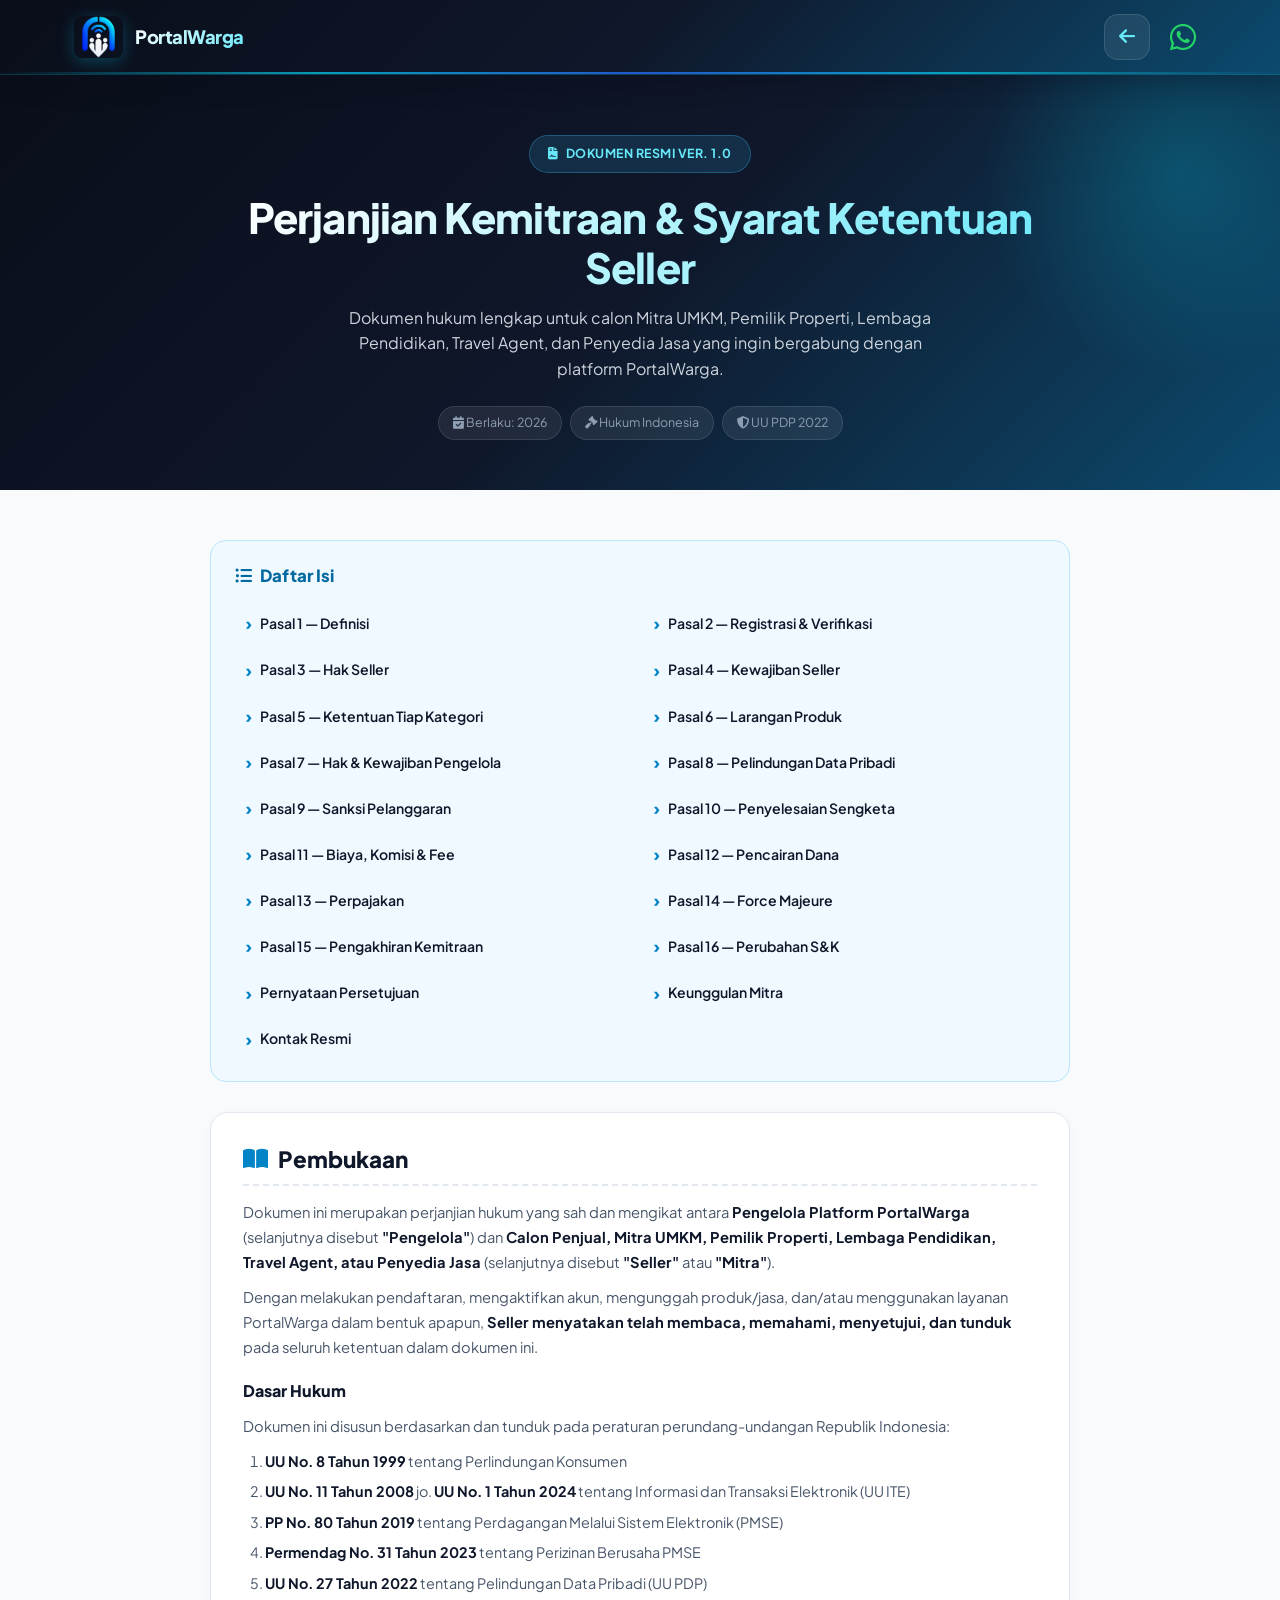
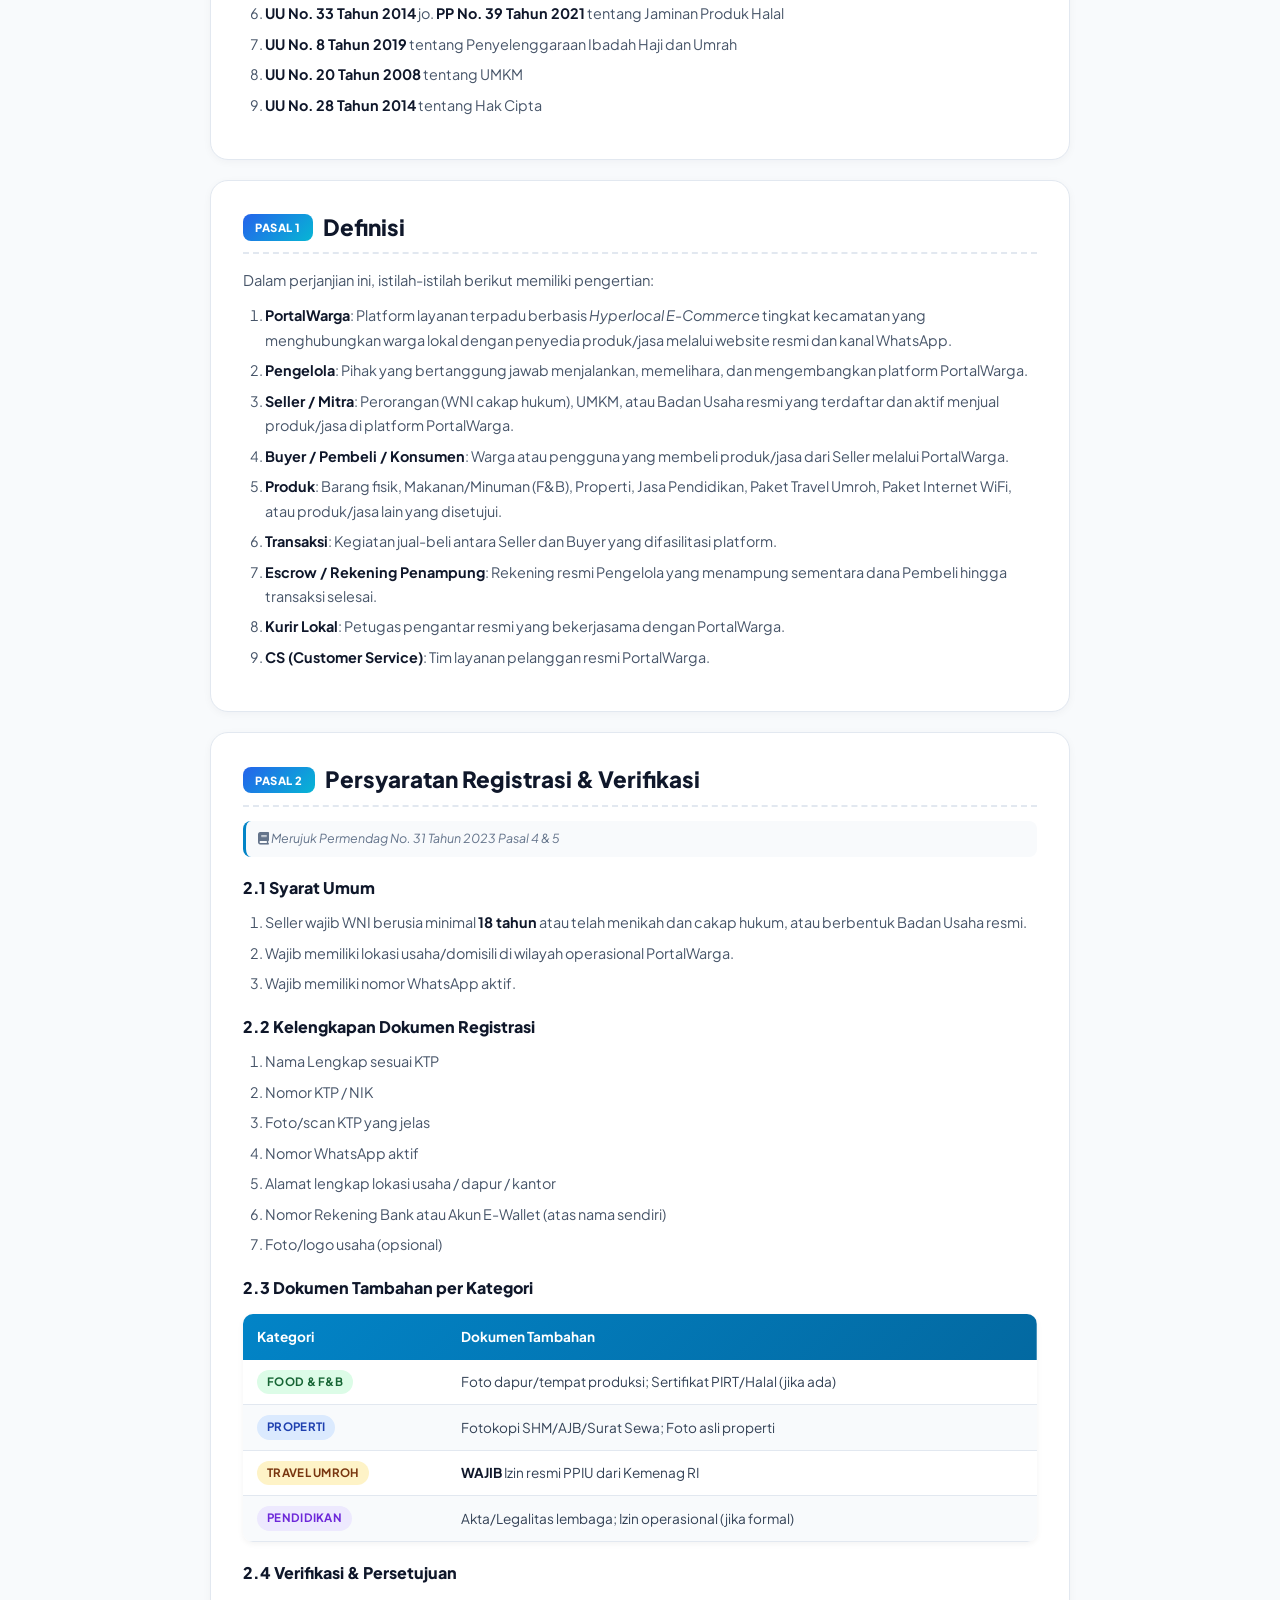
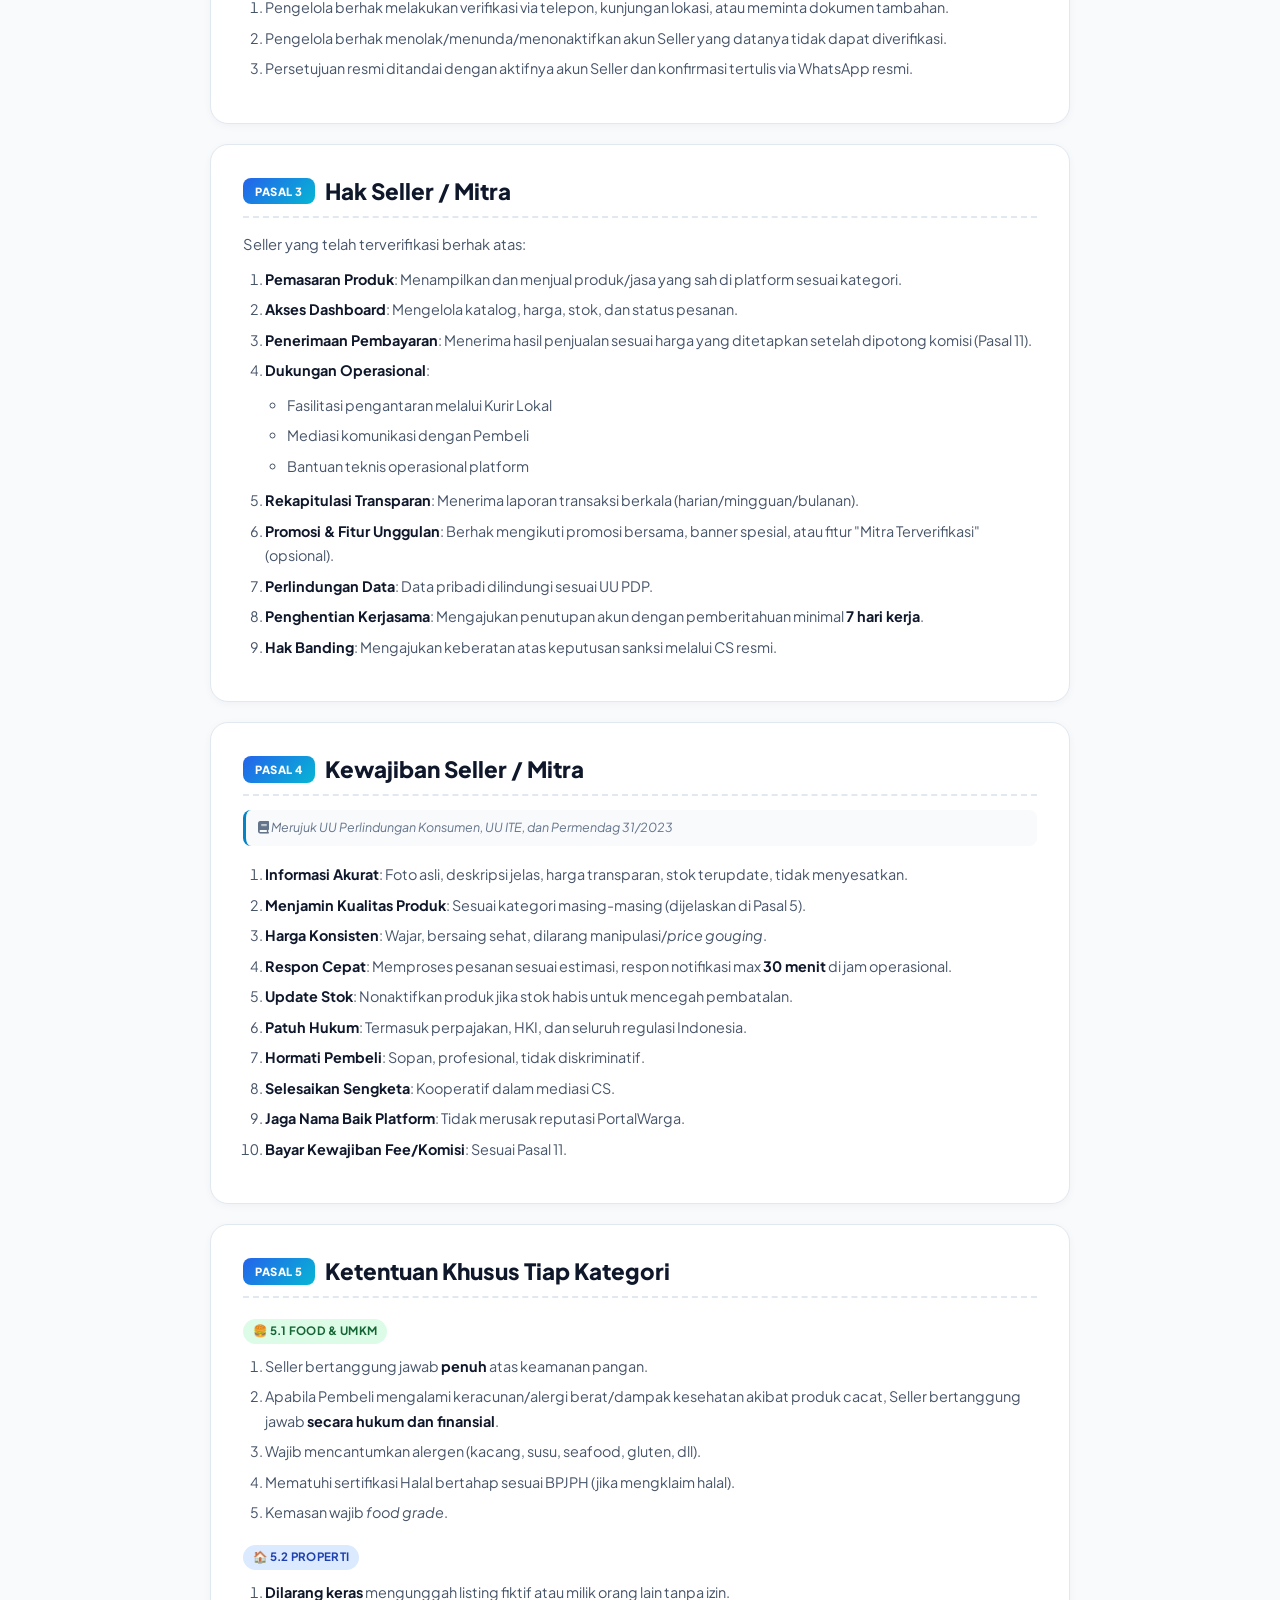
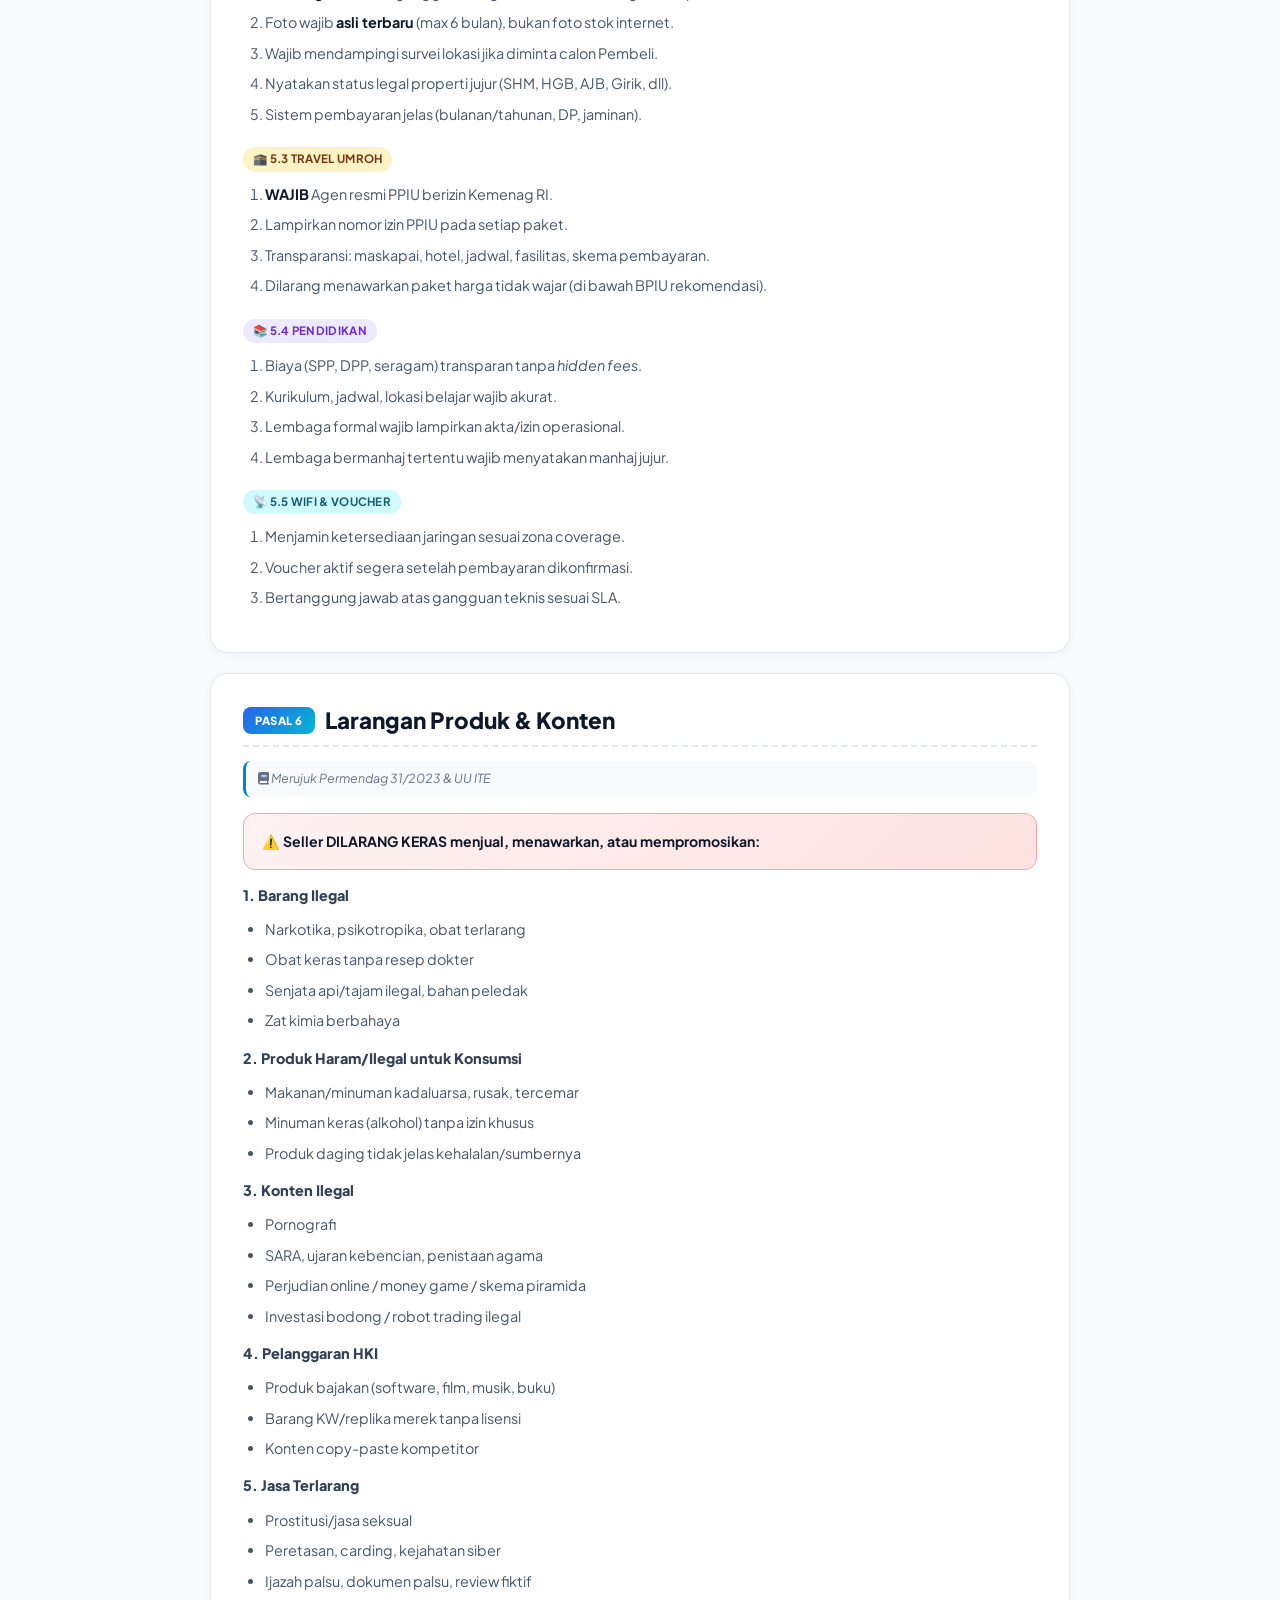
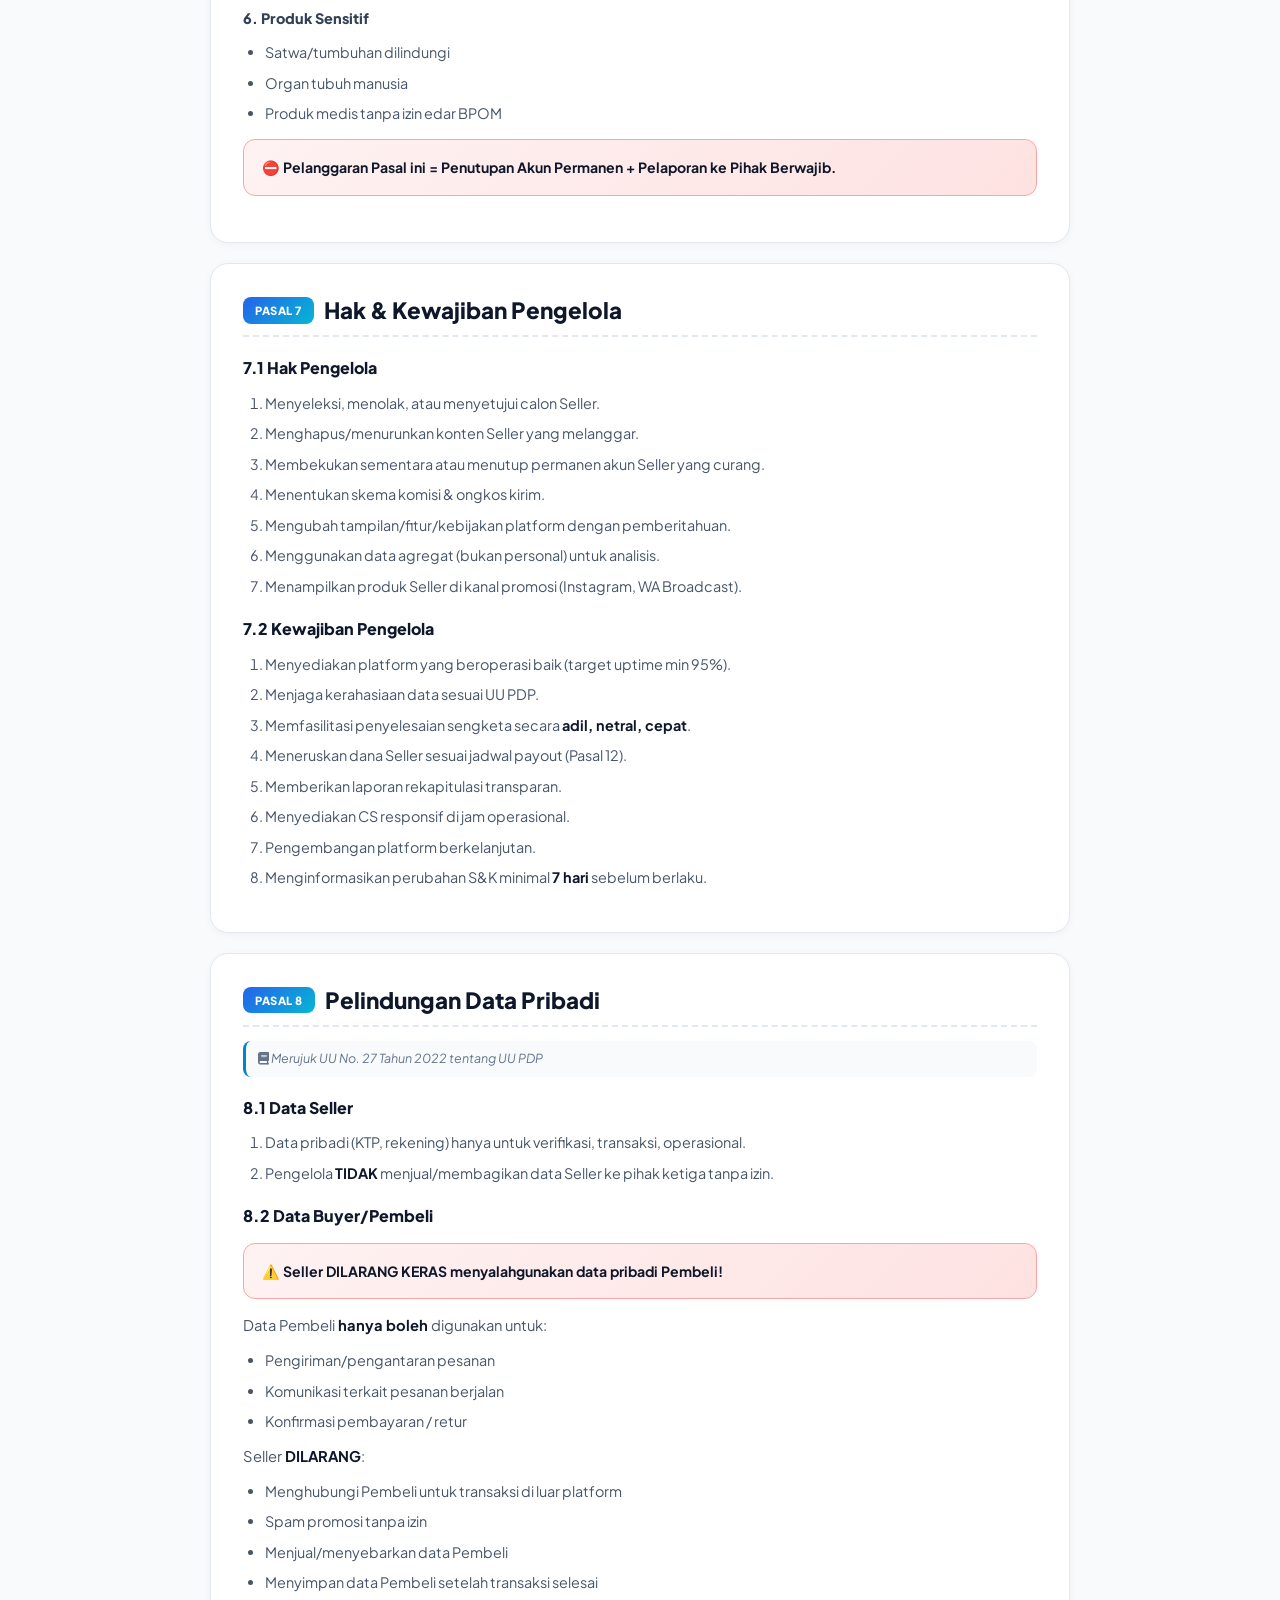
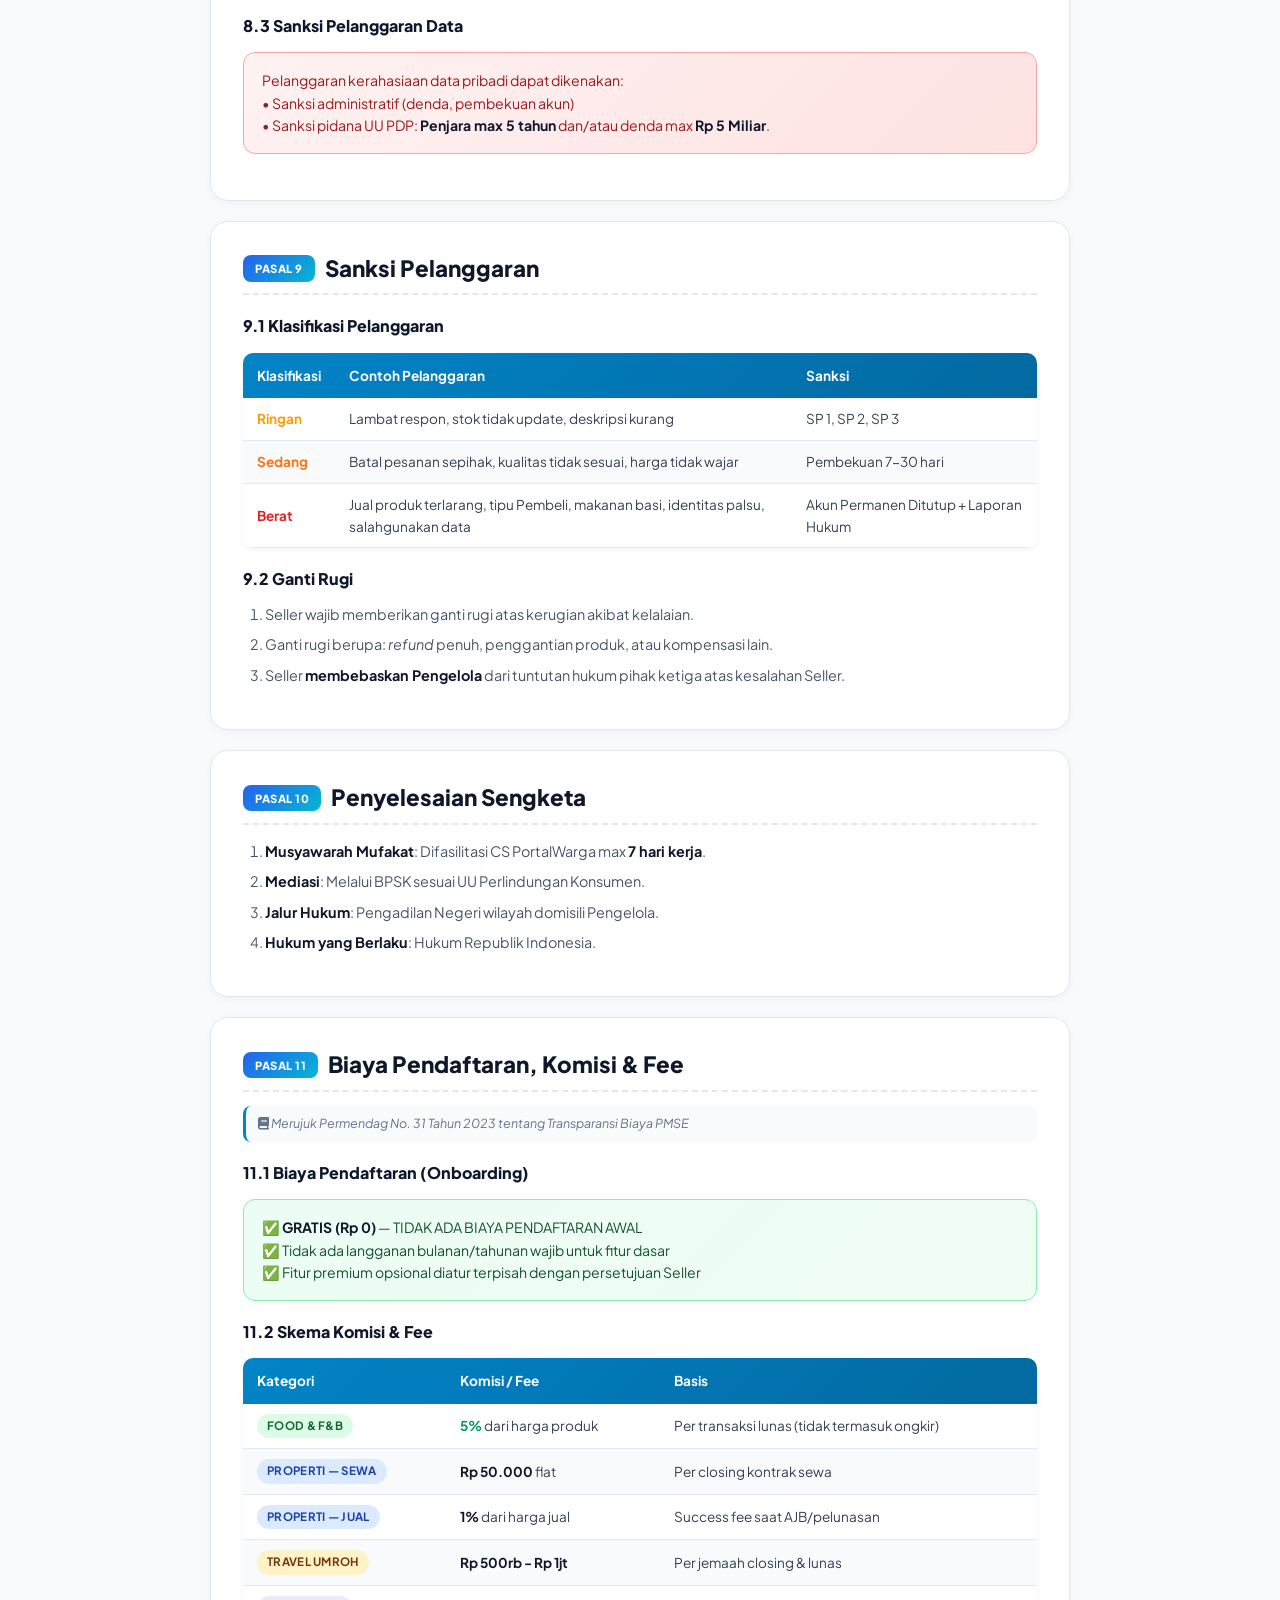
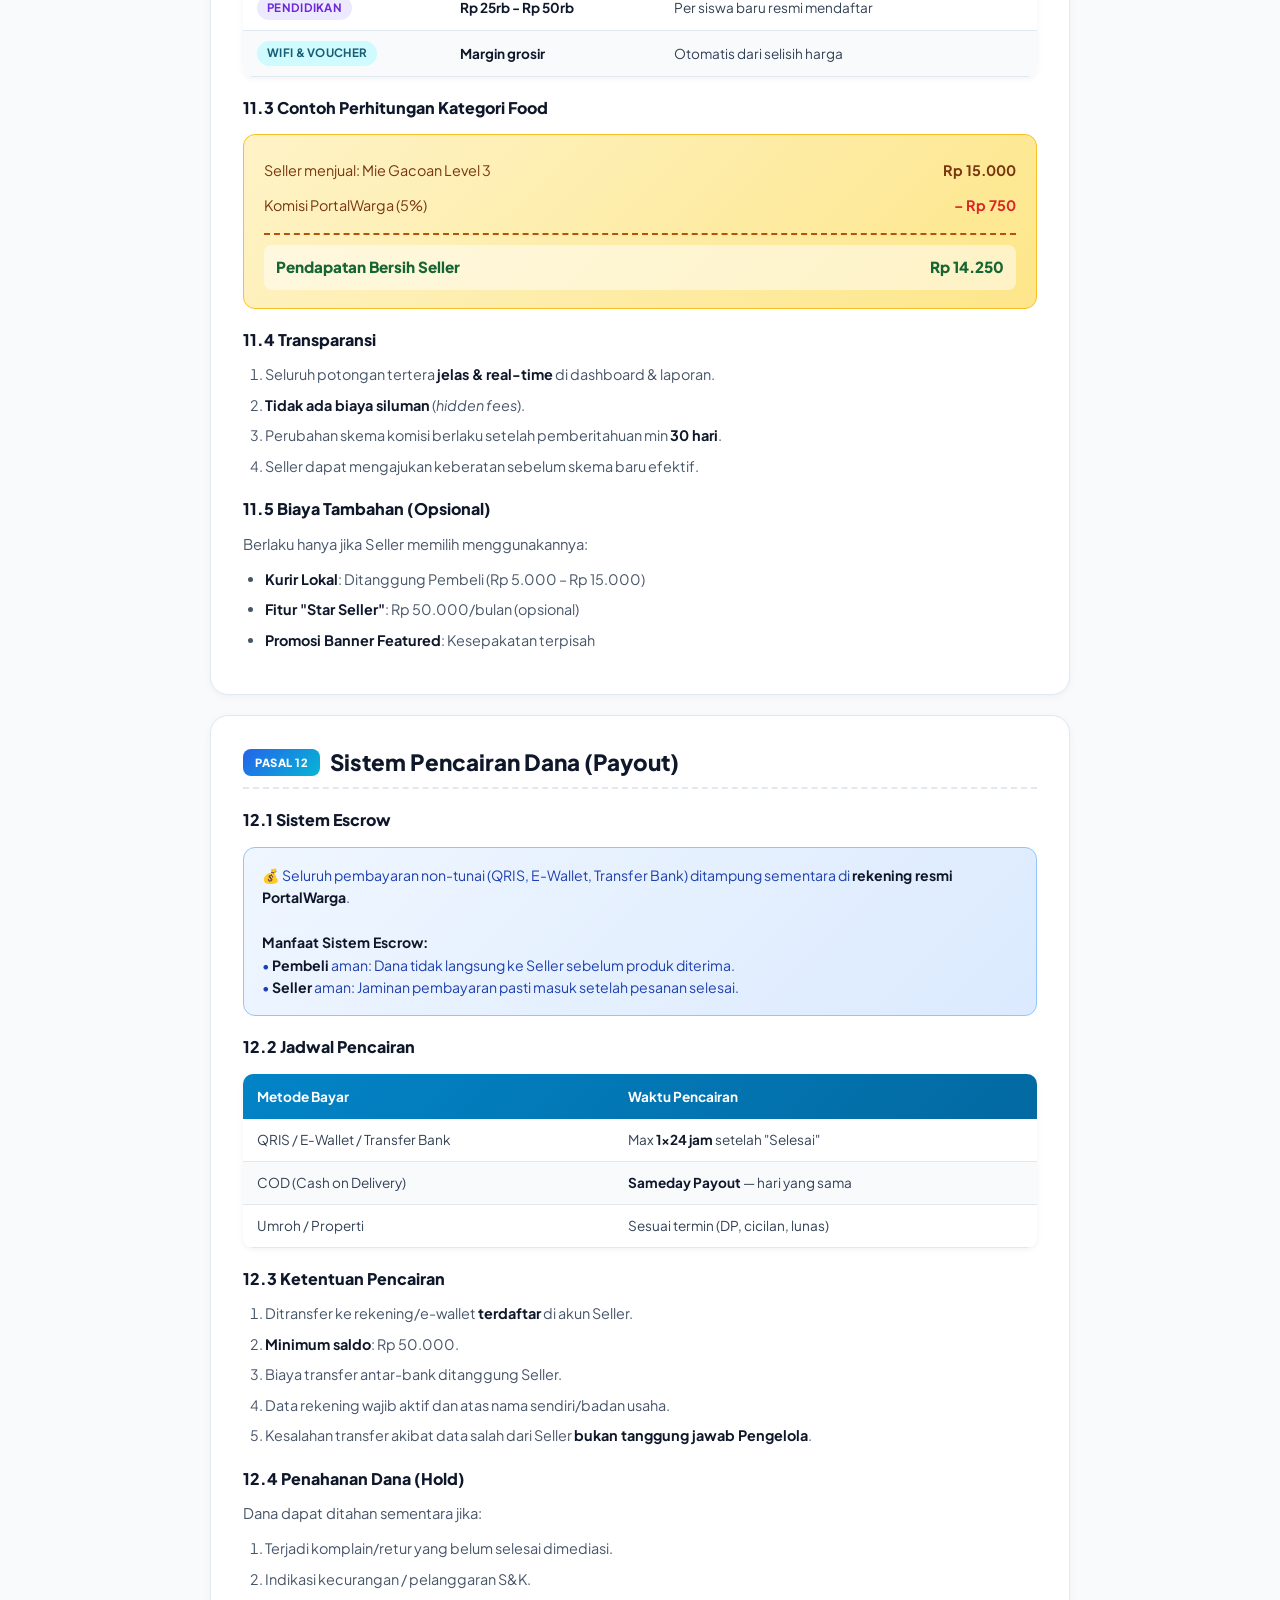
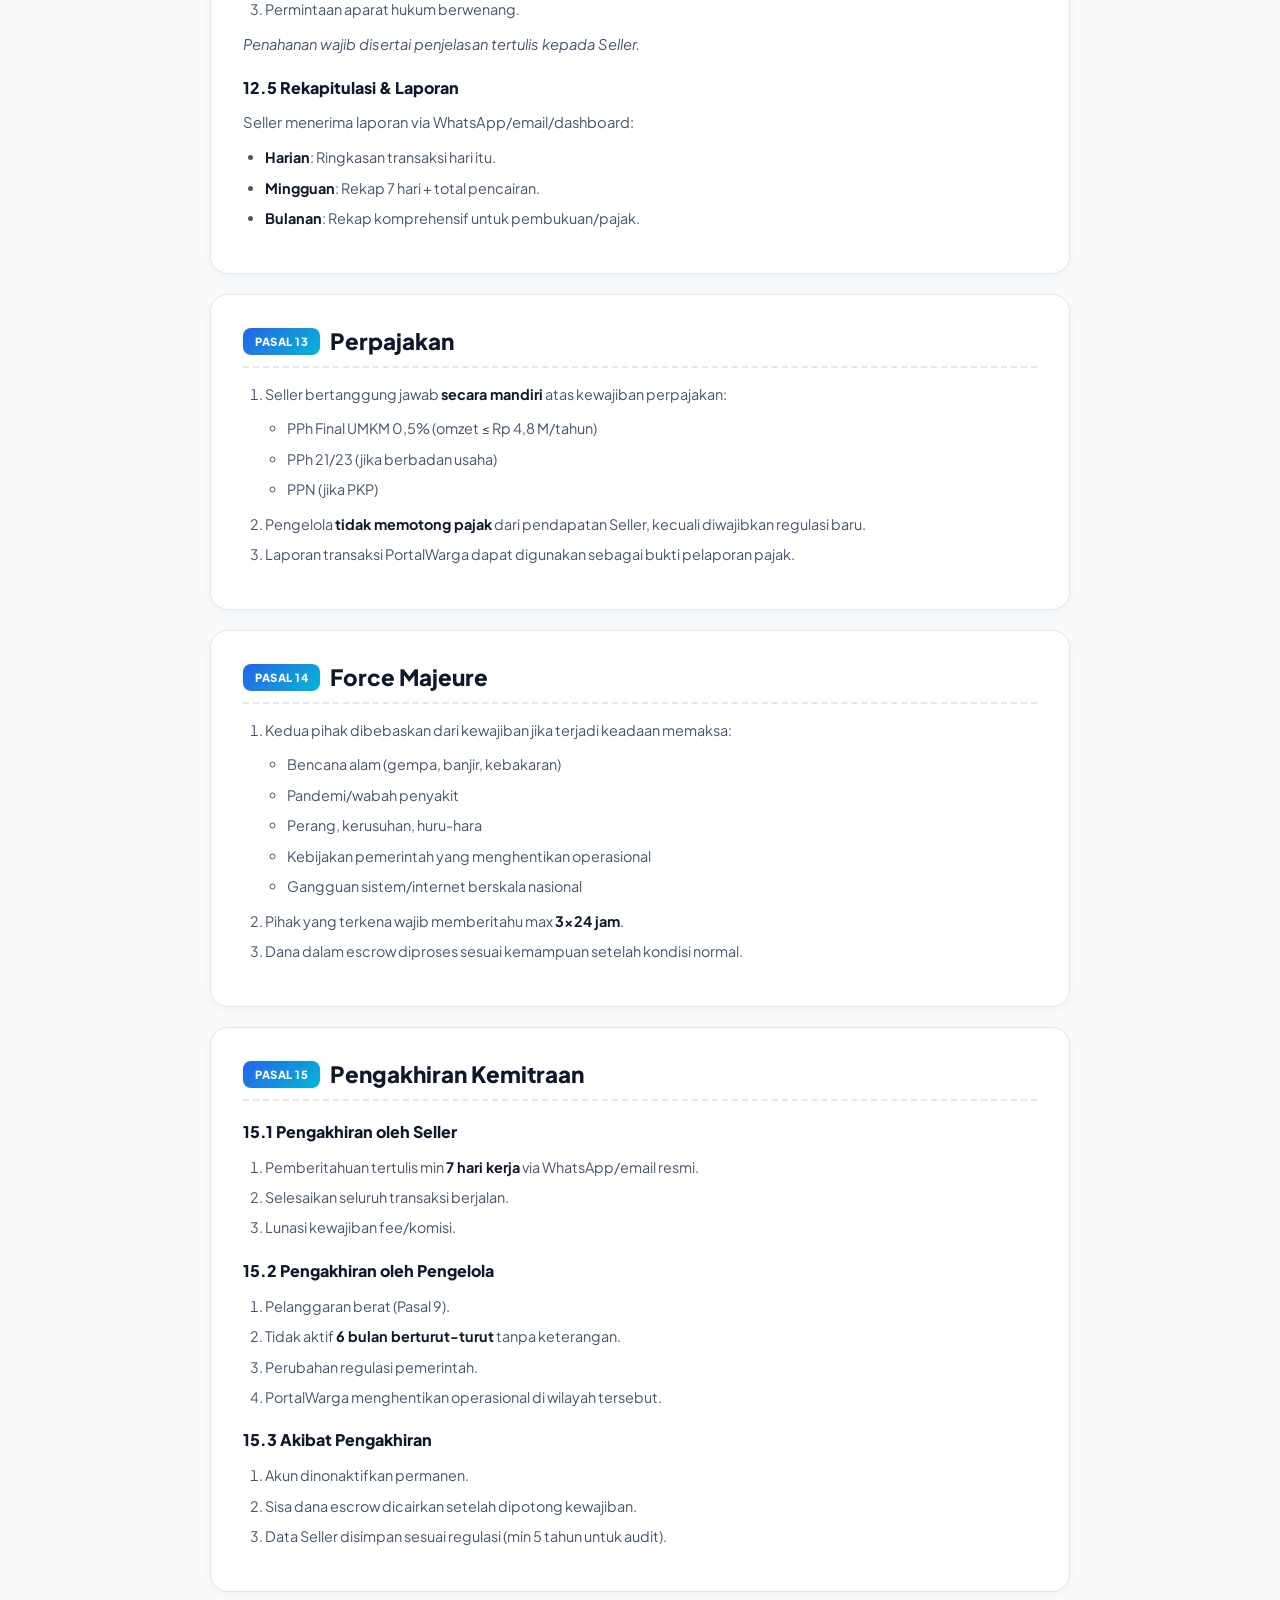
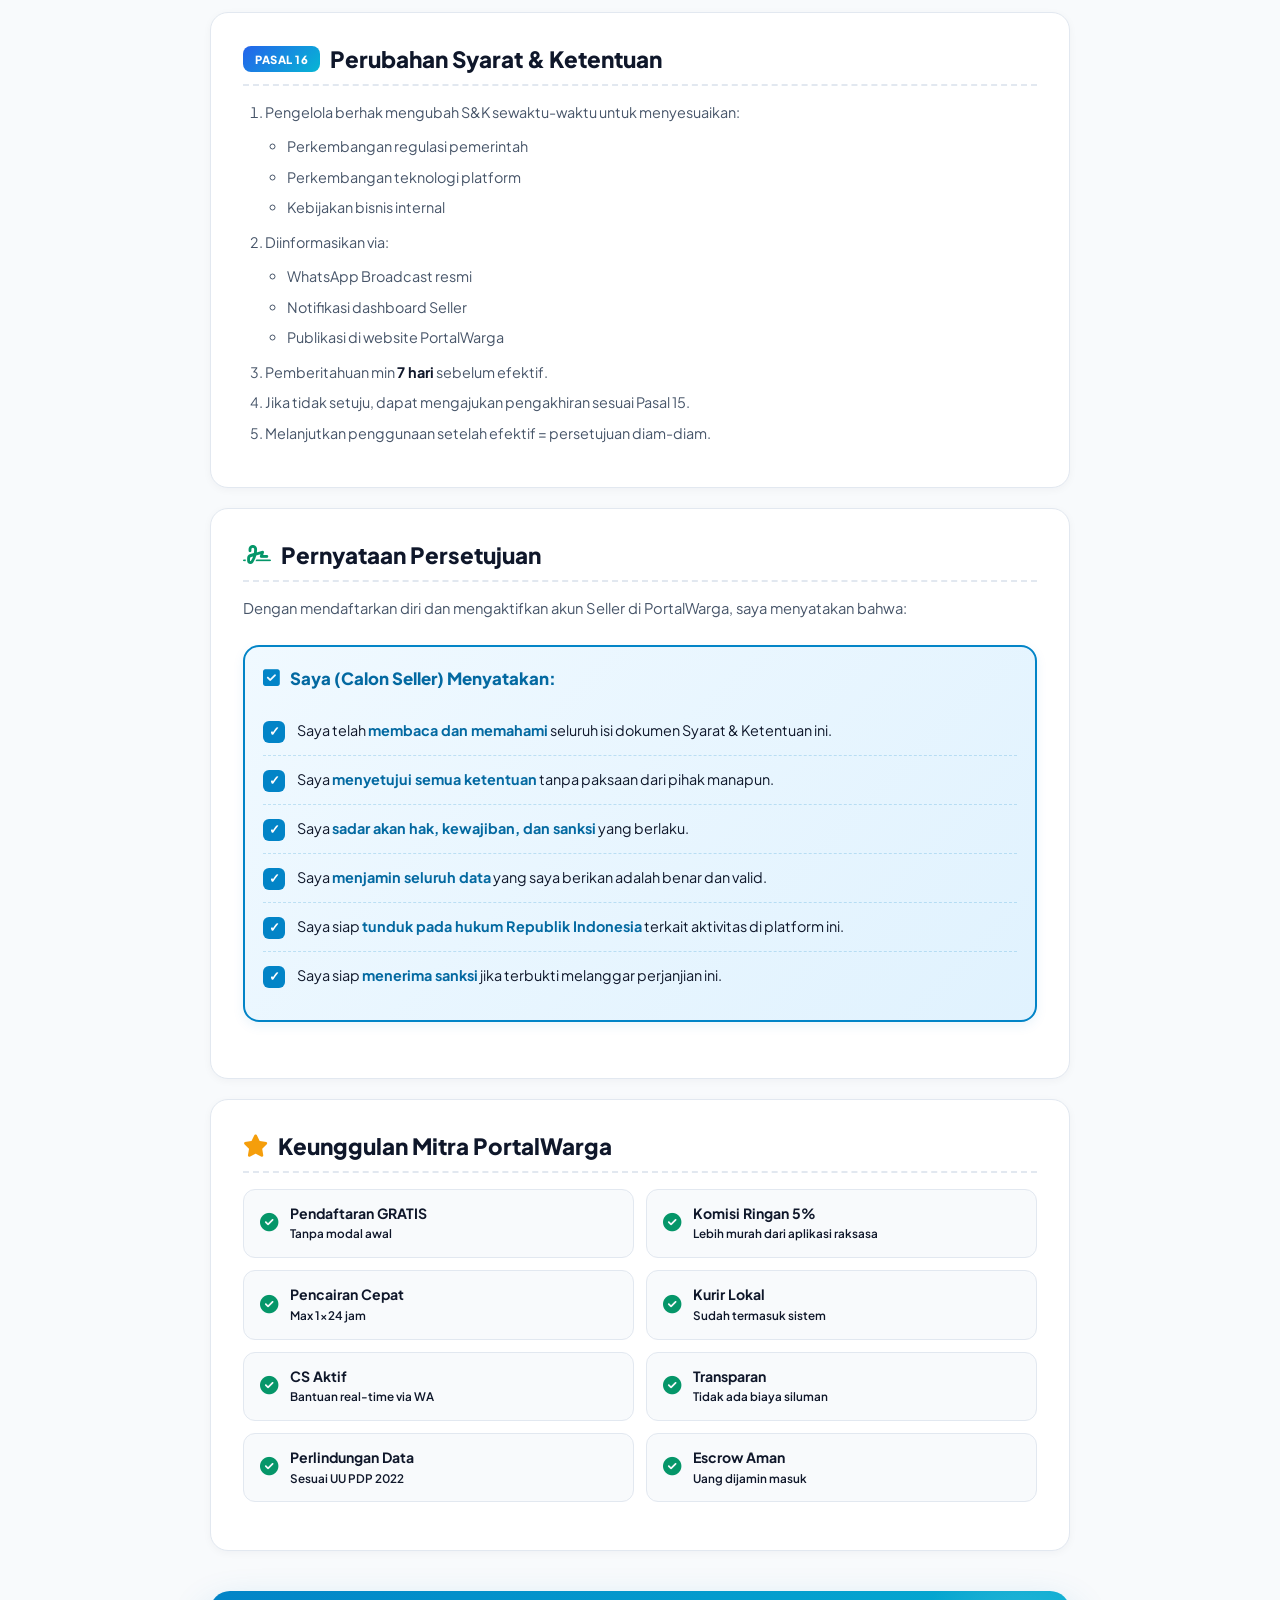
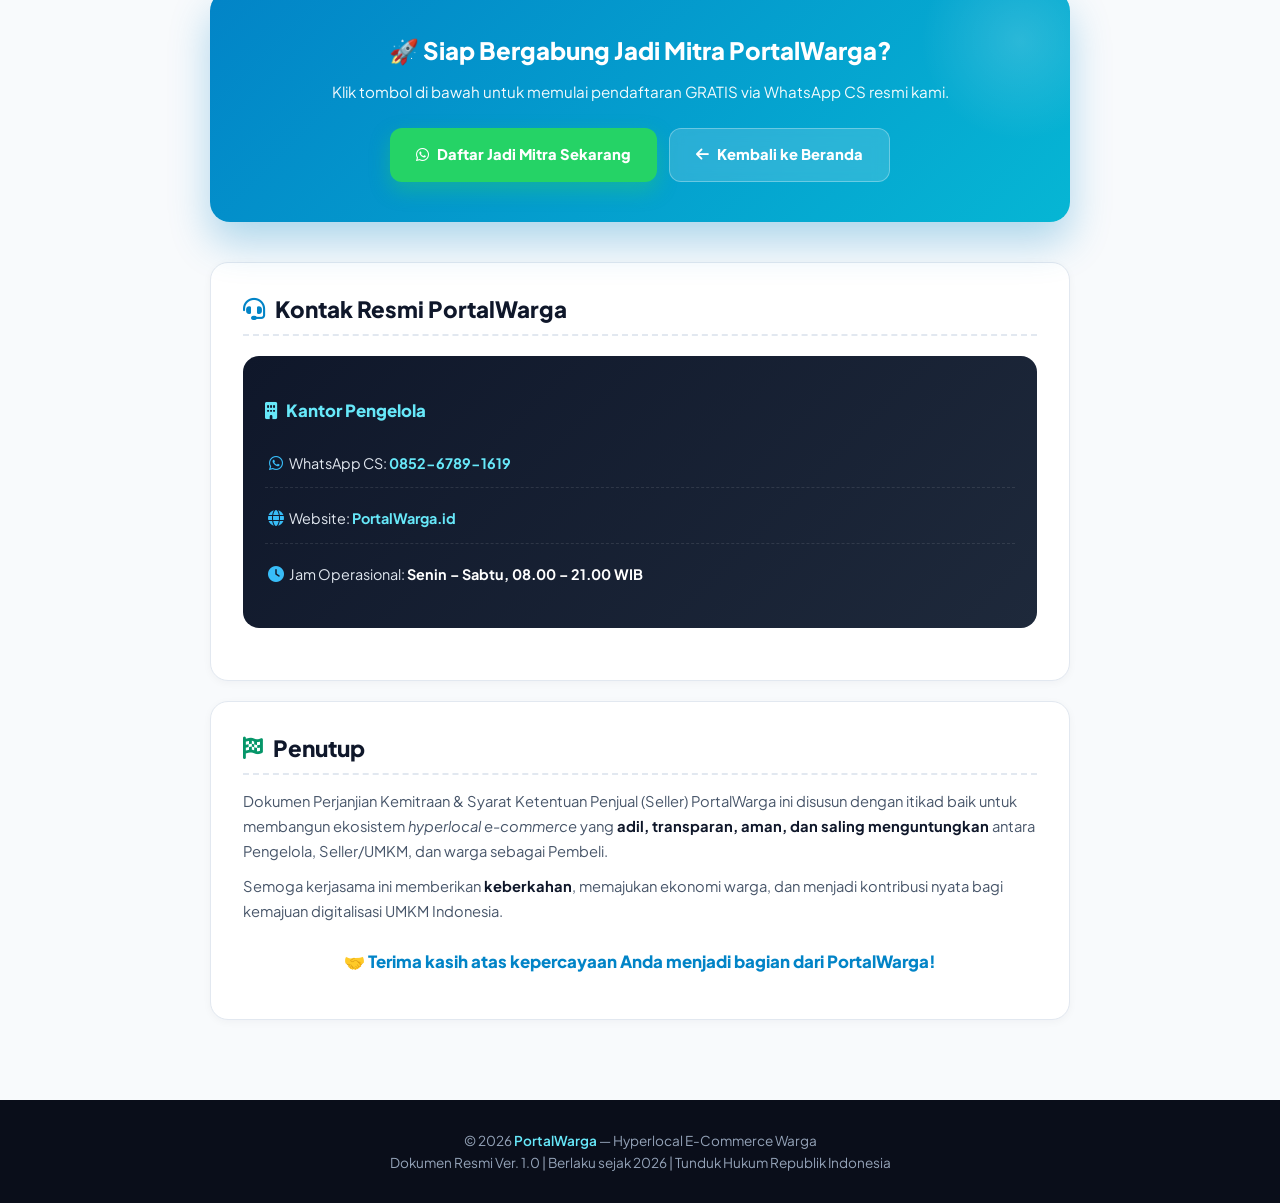
<file: terms-seller.html>
<!DOCTYPE html>
<html lang="id">
<head>
<meta charset="UTF-8">
<meta http-equiv="X-UA-Compatible" content="IE=edge">
<meta name="viewport" content="width=device-width, initial-scale=1.0, maximum-scale=5.0">
<meta name="theme-color" content="#0284C7">
<meta name="robots" content="index, follow">

<title>Syarat & Ketentuan Mitra Seller — PortalWarga</title>
<meta name="description" content="Perjanjian Kemitraan, Syarat & Ketentuan, Hak dan Kewajiban Seller / Mitra UMKM PortalWarga. Sesuai UU Perlindungan Konsumen, UU ITE, UU PDP, dan Permendag 31/2023.">

<link rel="icon" href="portalwarga.png" type="image/png">
<link rel="apple-touch-icon" href="portalwarga.png">

<link rel="preconnect" href="https://fonts.googleapis.com">
<link rel="preconnect" href="https://fonts.gstatic.com" crossorigin>
<link href="https://fonts.googleapis.com/css2?family=Plus+Jakarta+Sans:wght@400;500;600;700;800&display=swap" rel="stylesheet">
<link rel="stylesheet" href="https://cdnjs.cloudflare.com/ajax/libs/font-awesome/6.5.1/css/all.min.css">
<link rel="stylesheet" href="style.css">

<style>
/* ==============================================
   PAGE-SPECIFIC STYLES — TERMS SELLER
   ============================================== */
.terms-hero {
  background: linear-gradient(135deg, #0A0E1A 0%, #0F172A 50%, #0C4A6E 100%);
  color: #fff;
  padding: 60px 20px 50px;
  text-align: center;
  position: relative;
  overflow: hidden;
}
.terms-hero::before {
  content: '';
  position: absolute;
  top: -100px; right: -100px;
  width: 400px; height: 400px;
  background: radial-gradient(circle, rgba(6, 182, 212, 0.25), transparent 70%);
  border-radius: 50%;
}
.terms-hero-content {
  position: relative;
  z-index: 2;
  max-width: 800px;
  margin: 0 auto;
}
.terms-badge {
  display: inline-flex;
  align-items: center;
  gap: 8px;
  background: rgba(56, 189, 248, 0.15);
  color: #67E8F9;
  padding: 8px 18px;
  border-radius: 999px;
  font-size: 0.78rem;
  font-weight: 700;
  letter-spacing: 0.5px;
  border: 1px solid rgba(56, 189, 248, 0.3);
  margin-bottom: 20px;
}
.terms-hero h1 {
  font-size: clamp(1.8rem, 4vw, 2.6rem);
  font-weight: 800;
  line-height: 1.2;
  letter-spacing: -0.8px;
  margin-bottom: 12px;
  background: linear-gradient(135deg, #ffffff 0%, #67E8F9 100%);
  -webkit-background-clip: text;
  background-clip: text;
  -webkit-text-fill-color: transparent;
}
.terms-hero p {
  color: rgba(226, 232, 240, 0.9);
  font-size: 1rem;
  line-height: 1.6;
  max-width: 620px;
  margin: 0 auto 24px;
}
.terms-meta {
  display: inline-flex;
  gap: 8px;
  flex-wrap: wrap;
  justify-content: center;
  font-size: 0.78rem;
  color: rgba(148, 163, 184, 0.95);
}
.terms-meta span {
  background: rgba(255, 255, 255, 0.08);
  padding: 6px 14px;
  border-radius: 999px;
  border: 1px solid rgba(255, 255, 255, 0.1);
}

/* Table of Contents */
.toc-box {
  background: #F0F9FF;
  border: 1px solid #BAE6FD;
  border-radius: 16px;
  padding: 22px 24px;
  margin: 30px auto;
  max-width: 900px;
}
.toc-box h3 {
  font-size: 1.05rem;
  font-weight: 800;
  color: #0369A1;
  margin-bottom: 14px;
  display: flex;
  align-items: center;
  gap: 8px;
}
.toc-list {
  display: grid;
  grid-template-columns: 1fr;
  gap: 6px;
  list-style: none;
  padding: 0;
  margin: 0;
}
.toc-list a {
  color: #0F172A;
  text-decoration: none;
  font-size: 0.88rem;
  font-weight: 600;
  padding: 6px 10px;
  border-radius: 8px;
  display: flex;
  align-items: center;
  gap: 8px;
  transition: all 0.2s ease;
}
.toc-list a:hover {
  background: #E0F2FE;
  color: #0284C7;
  transform: translateX(3px);
}
.toc-list a::before {
  content: '›';
  color: #0284C7;
  font-weight: 800;
  font-size: 1.1rem;
}

/* Main Content */
.terms-container {
  max-width: 900px;
  margin: 0 auto;
  padding: 20px 20px 60px;
}
.terms-section {
  background: #fff;
  border-radius: 18px;
  border: 1px solid #E2E8F0;
  padding: 28px 26px;
  margin-bottom: 20px;
  box-shadow: 0 2px 8px rgba(15, 23, 42, 0.04);
  transition: box-shadow 0.3s;
}
.terms-section:hover {
  box-shadow: 0 8px 24px rgba(15, 23, 42, 0.08);
}
.terms-section h2 {
  font-size: 1.25rem;
  font-weight: 800;
  color: #0F172A;
  margin-bottom: 14px;
  padding-bottom: 10px;
  border-bottom: 2px dashed #E2E8F0;
  display: flex;
  align-items: center;
  gap: 10px;
  line-height: 1.3;
}
.terms-section h2 .pasal-num {
  background: linear-gradient(135deg, #2563EB, #06B6D4);
  color: #fff;
  font-size: 0.7rem;
  font-weight: 800;
  padding: 6px 12px;
  border-radius: 8px;
  letter-spacing: 0.5px;
  flex-shrink: 0;
}
.terms-section h3 {
  font-size: 1rem;
  font-weight: 800;
  color: #0F172A;
  margin: 18px 0 10px;
}
.terms-section h4 {
  font-size: 0.9rem;
  font-weight: 800;
  color: #334155;
  margin: 14px 0 8px;
}
.terms-section p {
  font-size: 0.92rem;
  color: #475569;
  line-height: 1.7;
  margin-bottom: 10px;
}
.terms-section ol, .terms-section ul {
  padding-left: 22px;
  margin: 10px 0;
}
.terms-section ol li, .terms-section ul li {
  font-size: 0.9rem;
  color: #475569;
  line-height: 1.7;
  margin-bottom: 6px;
  display: list-item !important;
}
.terms-section strong, .terms-section b {
  color: #0F172A;
  font-weight: 700;
  display: inline !important;
}
.terms-section .ref-hukum {
  font-size: 0.78rem;
  color: #64748B;
  font-style: italic;
  background: #F8FAFC;
  padding: 8px 12px;
  border-radius: 8px;
  border-left: 3px solid #0284C7;
  margin: 8px 0 16px;
}

/* Highlight Boxes */
.highlight-box {
  background: linear-gradient(135deg, #ECFDF5, #F0FDF4);
  border: 1px solid #86EFAC;
  border-radius: 12px;
  padding: 16px 18px;
  margin: 14px 0;
  font-size: 0.88rem;
  line-height: 1.6;
  color: #14532D;
}
.warning-box {
  background: linear-gradient(135deg, #FEF2F2, #FEE2E2);
  border: 1px solid #FCA5A5;
  border-radius: 12px;
  padding: 16px 18px;
  margin: 14px 0;
  font-size: 0.88rem;
  line-height: 1.6;
  color: #991B1B;
}
.info-box {
  background: linear-gradient(135deg, #EFF6FF, #DBEAFE);
  border: 1px solid #93C5FD;
  border-radius: 12px;
  padding: 16px 18px;
  margin: 14px 0;
  font-size: 0.88rem;
  line-height: 1.6;
  color: #1E40AF;
}
.gold-box {
  background: linear-gradient(135deg, #FEF3C7, #FDE68A);
  border: 1px solid #FBBF24;
  border-radius: 12px;
  padding: 16px 18px;
  margin: 14px 0;
  font-size: 0.88rem;
  line-height: 1.6;
  color: #78350F;
  overflow: hidden;
  box-sizing: border-box;
  max-width: 100%;
}

/* Tables */
.terms-table {
  width: 100%;
  border-collapse: collapse;
  margin: 14px 0;
  border-radius: 10px;
  overflow: hidden;
  font-size: 0.85rem;
  box-shadow: 0 2px 6px rgba(0,0,0,0.05);
}
.terms-table thead {
  background: linear-gradient(135deg, #0284C7, #0369A1);
  color: #fff;
}
.terms-table thead th {
  padding: 12px 14px;
  text-align: left;
  font-weight: 700;
  font-size: 0.85rem;
}
.terms-table tbody td {
  padding: 10px 14px;
  border-bottom: 1px solid #E2E8F0;
  color: #334155;
}
.terms-table tbody tr:nth-child(even) {
  background: #F8FAFC;
}
.terms-table tbody tr:hover {
  background: #F0F9FF;
}

/* Category Tag */
.cat-label {
  display: inline-block;
  padding: 3px 10px;
  border-radius: 999px;
  font-size: 0.72rem;
  font-weight: 700;
  letter-spacing: 0.3px;
  text-transform: uppercase;
}
.cat-label.food { background: #DCFCE7; color: #166534; }
.cat-label.property { background: #DBEAFE; color: #1E40AF; }
.cat-label.edu { background: #EDE9FE; color: #6D28D9; }
.cat-label.umroh { background: #FEF3C7; color: #78350F; }
.cat-label.wifi { background: #CFFAFE; color: #155E75; }

/* ============================================
   ⚡ BOX PERSETUJUAN v2 — ANTI-BENTROK
   ============================================ */
.approval-box {
  background: linear-gradient(135deg, #F0F9FF, #E0F2FE);
  border: 2px solid #0284C7;
  border-radius: 16px;
  padding: 20px 18px;
  margin: 24px 0;
}

.approval-title {
  color: #0369A1;
  font-size: 1.05rem;
  font-weight: 800;
  margin-bottom: 16px;
  display: flex;
  align-items: center;
  gap: 10px;
  line-height: 1.4;
}

.approval-title i {
  color: #0284C7;
  font-size: 1.2rem;
}

.approval-list-v2 {
  display: block !important;
}

.approval-item {
  display: flex !important;
  flex-direction: row !important;
  align-items: flex-start !important;
  gap: 12px !important;
  padding: 12px 0 !important;
  border-bottom: 1px dashed rgba(2, 132, 199, 0.2);
  width: 100% !important;
}

.approval-item:last-child {
  border-bottom: none;
}

.approval-check {
  display: inline-flex !important;
  align-items: center;
  justify-content: center;
  width: 22px !important;
  height: 22px !important;
  min-width: 22px !important;
  background: #0284C7;
  color: #fff !important;
  border-radius: 6px;
  font-size: 0.8rem;
  font-weight: 900;
  flex-shrink: 0 !important;
  margin-top: 2px;
}

.approval-text {
  flex: 1 !important;
  font-size: 0.9rem !important;
  color: #0F172A !important;
  line-height: 1.6 !important;
  white-space: normal !important;
  word-wrap: break-word !important;
  display: inline-block !important;
  min-width: 0 !important;
}

.approval-text .tebal {
  font-weight: 700 !important;
  color: #0369A1 !important;
  display: inline !important;
  min-width: unset !important;
  width: auto !important;
}

/* ============================================
   ⚡ BOX KALKULASI v2 — ANTI-BOCOR
   ============================================ */
.calc-box-v2 {
  font-family: 'Plus Jakarta Sans', sans-serif !important;
  padding: 18px 20px !important;
  overflow: hidden !important;
  box-sizing: border-box !important;
  max-width: 100% !important;
}

.calc-row {
  display: flex !important;
  justify-content: space-between !important;
  align-items: baseline !important;
  gap: 12px !important;
  padding: 6px 0 !important;
  font-size: 0.9rem !important;
  color: #78350F !important;
  flex-wrap: wrap;
}

.calc-label {
  flex: 1 !important;
  min-width: 0 !important;
  text-align: left !important;
}

.calc-value {
  font-weight: 700 !important;
  white-space: nowrap !important;
  color: #78350F !important;
}

.calc-minus {
  color: #DC2626 !important;
}

.calc-divider {
  border-top: 2px dashed #B45309;
  margin: 10px 0;
}

.calc-total {
  background: rgba(255, 255, 255, 0.5);
  padding: 10px 12px !important;
  border-radius: 8px;
  margin-top: 4px;
}

.calc-total .calc-label,
.calc-total .calc-value {
  color: #166534 !important;
  font-weight: 800 !important;
  font-size: 0.95rem !important;
}

@media (max-width: 576px) {
  .calc-row { font-size: 0.82rem !important; }
  .calc-total .calc-label,
  .calc-total .calc-value { font-size: 0.88rem !important; }
}

/* Keunggulan Grid */
.keunggulan-grid {
  display: grid;
  grid-template-columns: 1fr;
  gap: 12px;
  margin: 16px 0;
}
.keunggulan-item {
  background: #F8FAFC;
  border: 1px solid #E2E8F0;
  border-radius: 12px;
  padding: 14px 16px;
  display: flex;
  align-items: center;
  gap: 12px;
  transition: all 0.25s;
}
.keunggulan-item:hover {
  background: #F0F9FF;
  border-color: #0284C7;
  transform: translateY(-2px);
}
.keunggulan-item i {
  color: #059669;
  font-size: 1.15rem;
  flex-shrink: 0;
}
.keunggulan-item div {
  font-size: 0.88rem;
  color: #0F172A;
  font-weight: 600;
  line-height: 1.4;
}

/* CTA Section */
.cta-section {
  background: linear-gradient(135deg, #0284C7 0%, #06B6D4 100%);
  color: #fff;
  padding: 40px 24px;
  border-radius: 20px;
  text-align: center;
  margin: 40px auto;
  max-width: 900px;
  position: relative;
  overflow: hidden;
  box-shadow: 0 20px 40px rgba(2, 132, 199, 0.3);
}
.cta-section::before {
  content: '';
  position: absolute;
  top: -50px; right: -50px;
  width: 200px; height: 200px;
  background: radial-gradient(circle, rgba(255,255,255,0.15), transparent 70%);
  border-radius: 50%;
}
.cta-section h2 {
  font-size: 1.5rem;
  font-weight: 800;
  margin-bottom: 10px;
  position: relative;
  z-index: 2;
}
.cta-section p {
  font-size: 0.95rem;
  margin-bottom: 24px;
  opacity: 0.95;
  position: relative;
  z-index: 2;
}
.cta-btn-group {
  display: flex;
  gap: 12px;
  justify-content: center;
  flex-wrap: wrap;
  position: relative;
  z-index: 2;
}
.cta-btn {
  display: inline-flex;
  align-items: center;
  gap: 8px;
  padding: 14px 26px;
  border-radius: 12px;
  font-weight: 800;
  font-size: 0.92rem;
  text-decoration: none;
  transition: all 0.3s;
  border: none;
  cursor: pointer;
  font-family: inherit;
}
.cta-btn.primary {
  background: #25D366;
  color: #fff;
  box-shadow: 0 8px 20px rgba(37, 211, 102, 0.4);
}
.cta-btn.primary:hover {
  transform: translateY(-3px);
  box-shadow: 0 12px 28px rgba(37, 211, 102, 0.5);
}
.cta-btn.secondary {
  background: rgba(255, 255, 255, 0.15);
  color: #fff;
  border: 1.5px solid rgba(255, 255, 255, 0.3);
  backdrop-filter: blur(8px);
}
.cta-btn.secondary:hover {
  background: rgba(255, 255, 255, 0.25);
  transform: translateY(-3px);
}

/* ============================================
   ⚡ KONTAK CARD v2 — TEKS TERANG DI DARK BG
   ============================================ */
.kontak-card {
  background: linear-gradient(135deg, #0F172A, #1E293B);
  color: #E2E8F0 !important;
  padding: 24px 22px;
  border-radius: 16px;
  margin: 20px 0;
}
.kontak-card h3 {
  color: #67E8F9 !important;
  font-size: 1.05rem;
  font-weight: 800;
  margin-bottom: 14px;
  display: flex;
  align-items: center;
  gap: 8px;
}
.kontak-list {
  list-style: none !important;
  padding: 0 !important;
  margin: 0 !important;
}
.kontak-list li {
  padding: 12px 0 !important;
  color: #E2E8F0 !important;
  font-size: 0.9rem !important;
  display: flex !important;
  align-items: center !important;
  gap: 12px !important;
  border-bottom: 1px dashed rgba(255,255,255,0.1);
}
.kontak-list li:last-child { border: none; }
.kontak-list li i {
  color: #38BDF8 !important;
  width: 22px;
  text-align: center;
  font-size: 1rem;
  flex-shrink: 0;
}
.kontak-list li span {
  color: #E2E8F0 !important;
  flex: 1;
}
.kontak-list li span b,
.kontak-list li b {
  color: #FFFFFF !important;
  font-weight: 700 !important;
}
.kontak-list a { 
  color: #67E8F9 !important; 
  text-decoration: none; 
  font-weight: 700 !important; 
}
.kontak-list a:hover { color: #fff !important; }

/* Back to top */
.back-to-top {
  position: fixed;
  bottom: 24px;
  right: 24px;
  background: linear-gradient(135deg, #0284C7, #06B6D4);
  color: #fff;
  width: 46px;
  height: 46px;
  border-radius: 50%;
  display: flex;
  align-items: center;
  justify-content: center;
  cursor: pointer;
  font-size: 1.1rem;
  border: none;
  box-shadow: 0 8px 20px rgba(2, 132, 199, 0.4);
  opacity: 0;
  visibility: hidden;
  transition: all 0.3s;
  z-index: 999;
}
.back-to-top.show {
  opacity: 1;
  visibility: visible;
}
.back-to-top:hover {
  transform: translateY(-4px) scale(1.05);
}

/* Responsive */
@media (min-width: 768px) {
  .toc-list {
    grid-template-columns: 1fr 1fr;
  }
  .keunggulan-grid {
    grid-template-columns: 1fr 1fr;
  }
  .terms-section {
    padding: 32px 32px;
  }
  .terms-section h2 {
    font-size: 1.4rem;
  }
}

@media (max-width: 576px) {
  .terms-hero { padding: 40px 16px 36px; }
  .terms-container { padding: 16px 14px 40px; }
  .terms-section { padding: 22px 18px; }
  .terms-section h2 { font-size: 1.1rem; }
  .terms-table { font-size: 0.78rem; }
  .terms-table thead th,
  .terms-table tbody td { padding: 8px 10px; }
  .cta-btn-group { flex-direction: column; }
  .cta-btn { width: 100%; justify-content: center; }
}

/* Footer khusus terms page */
.terms-footer {
  background: #0A0E1A;
  color: #94A3B8;
  padding: 30px 20px;
  text-align: center;
  font-size: 0.85rem;
}
.terms-footer a {
  color: #67E8F9;
  text-decoration: none;
  font-weight: 600;
}
.terms-footer a:hover { color: #fff; }
</style>
</head>

<body>

<!-- HEADER APP -->
<header class="app-header">
  <div class="container">
    <div class="header-inner">
      <a href="index.html" class="brand" aria-label="Kembali ke Beranda PortalWarga">
        <img src="portalwarga.png" alt="PortalWarga Logo" style="height: 42px; width: auto; border-radius: 8px;" onerror="this.src='https://placehold.co/80x80?text=PW'">
        <div class="brand-text">
          <strong>PortalWarga</strong>
        </div>
      </a>
      <div class="header-actions">
        <a href="index.html" class="btn-cart" title="Kembali ke Beranda" style="text-decoration:none">
          <i class="fas fa-arrow-left"></i>
        </a>
        <a href="https://wa.me/6285267891619" class="btn-cs" title="CS WhatsApp" target="_blank" rel="noopener">
          <i class="fab fa-whatsapp"></i>
        </a>
      </div>
    </div>
  </div>
</header>

<!-- HERO -->
<section class="terms-hero">
  <div class="terms-hero-content">
    <span class="terms-badge">
      <i class="fas fa-file-contract"></i> DOKUMEN RESMI VER. 1.0
    </span>
    <h1>Perjanjian Kemitraan & Syarat Ketentuan Seller</h1>
    <p>
      Dokumen hukum lengkap untuk calon Mitra UMKM, Pemilik Properti, Lembaga Pendidikan, 
      Travel Agent, dan Penyedia Jasa yang ingin bergabung dengan platform PortalWarga.
    </p>
    <div class="terms-meta">
      <span><i class="fas fa-calendar-check"></i> Berlaku: 2026</span>
      <span><i class="fas fa-gavel"></i> Hukum Indonesia</span>
      <span><i class="fas fa-shield-alt"></i> UU PDP 2022</span>
    </div>
  </div>
</section>

<div class="terms-container">

  <!-- TOC -->
  <div class="toc-box">
    <h3><i class="fas fa-list-ul"></i> Daftar Isi</h3>
    <ul class="toc-list">
      <li><a href="#pasal-1">Pasal 1 — Definisi</a></li>
      <li><a href="#pasal-2">Pasal 2 — Registrasi & Verifikasi</a></li>
      <li><a href="#pasal-3">Pasal 3 — Hak Seller</a></li>
      <li><a href="#pasal-4">Pasal 4 — Kewajiban Seller</a></li>
      <li><a href="#pasal-5">Pasal 5 — Ketentuan Tiap Kategori</a></li>
      <li><a href="#pasal-6">Pasal 6 — Larangan Produk</a></li>
      <li><a href="#pasal-7">Pasal 7 — Hak & Kewajiban Pengelola</a></li>
      <li><a href="#pasal-8">Pasal 8 — Pelindungan Data Pribadi</a></li>
      <li><a href="#pasal-9">Pasal 9 — Sanksi Pelanggaran</a></li>
      <li><a href="#pasal-10">Pasal 10 — Penyelesaian Sengketa</a></li>
      <li><a href="#pasal-11">Pasal 11 — Biaya, Komisi & Fee</a></li>
      <li><a href="#pasal-12">Pasal 12 — Pencairan Dana</a></li>
      <li><a href="#pasal-13">Pasal 13 — Perpajakan</a></li>
      <li><a href="#pasal-14">Pasal 14 — Force Majeure</a></li>
      <li><a href="#pasal-15">Pasal 15 — Pengakhiran Kemitraan</a></li>
      <li><a href="#pasal-16">Pasal 16 — Perubahan S&K</a></li>
      <li><a href="#persetujuan">Pernyataan Persetujuan</a></li>
      <li><a href="#keunggulan">Keunggulan Mitra</a></li>
      <li><a href="#kontak">Kontak Resmi</a></li>
    </ul>
  </div>

  <!-- PEMBUKAAN -->
  <section class="terms-section">
    <h2><i class="fas fa-book-open" style="color:#0284C7"></i> Pembukaan</h2>
    <p>Dokumen ini merupakan perjanjian hukum yang sah dan mengikat antara <b>Pengelola Platform PortalWarga</b> (selanjutnya disebut <b>"Pengelola"</b>) dan <b>Calon Penjual, Mitra UMKM, Pemilik Properti, Lembaga Pendidikan, Travel Agent, atau Penyedia Jasa</b> (selanjutnya disebut <b>"Seller"</b> atau <b>"Mitra"</b>).</p>
    <p>Dengan melakukan pendaftaran, mengaktifkan akun, mengunggah produk/jasa, dan/atau menggunakan layanan PortalWarga dalam bentuk apapun, <b>Seller menyatakan telah membaca, memahami, menyetujui, dan tunduk</b> pada seluruh ketentuan dalam dokumen ini.</p>
    <h3>Dasar Hukum</h3>
    <p>Dokumen ini disusun berdasarkan dan tunduk pada peraturan perundang-undangan Republik Indonesia:</p>
    <ol>
      <li><b>UU No. 8 Tahun 1999</b> tentang Perlindungan Konsumen</li>
      <li><b>UU No. 11 Tahun 2008</b> jo. <b>UU No. 1 Tahun 2024</b> tentang Informasi dan Transaksi Elektronik (UU ITE)</li>
      <li><b>PP No. 80 Tahun 2019</b> tentang Perdagangan Melalui Sistem Elektronik (PMSE)</li>
      <li><b>Permendag No. 31 Tahun 2023</b> tentang Perizinan Berusaha PMSE</li>
      <li><b>UU No. 27 Tahun 2022</b> tentang Pelindungan Data Pribadi (UU PDP)</li>
      <li><b>UU No. 33 Tahun 2014</b> jo. <b>PP No. 39 Tahun 2021</b> tentang Jaminan Produk Halal</li>
      <li><b>UU No. 8 Tahun 2019</b> tentang Penyelenggaraan Ibadah Haji dan Umrah</li>
      <li><b>UU No. 20 Tahun 2008</b> tentang UMKM</li>
      <li><b>UU No. 28 Tahun 2014</b> tentang Hak Cipta</li>
    </ol>
  </section>

  <!-- PASAL 1 -->
  <section class="terms-section" id="pasal-1">
    <h2><span class="pasal-num">PASAL 1</span> Definisi</h2>
    <p>Dalam perjanjian ini, istilah-istilah berikut memiliki pengertian:</p>
    <ol>
      <li><b>PortalWarga</b>: Platform layanan terpadu berbasis <i>Hyperlocal E-Commerce</i> tingkat kecamatan yang menghubungkan warga lokal dengan penyedia produk/jasa melalui website resmi dan kanal WhatsApp.</li>
      <li><b>Pengelola</b>: Pihak yang bertanggung jawab menjalankan, memelihara, dan mengembangkan platform PortalWarga.</li>
      <li><b>Seller / Mitra</b>: Perorangan (WNI cakap hukum), UMKM, atau Badan Usaha resmi yang terdaftar dan aktif menjual produk/jasa di platform PortalWarga.</li>
      <li><b>Buyer / Pembeli / Konsumen</b>: Warga atau pengguna yang membeli produk/jasa dari Seller melalui PortalWarga.</li>
      <li><b>Produk</b>: Barang fisik, Makanan/Minuman (F&B), Properti, Jasa Pendidikan, Paket Travel Umroh, Paket Internet WiFi, atau produk/jasa lain yang disetujui.</li>
      <li><b>Transaksi</b>: Kegiatan jual-beli antara Seller dan Buyer yang difasilitasi platform.</li>
      <li><b>Escrow / Rekening Penampung</b>: Rekening resmi Pengelola yang menampung sementara dana Pembeli hingga transaksi selesai.</li>
      <li><b>Kurir Lokal</b>: Petugas pengantar resmi yang bekerjasama dengan PortalWarga.</li>
      <li><b>CS (Customer Service)</b>: Tim layanan pelanggan resmi PortalWarga.</li>
    </ol>
  </section>

  <!-- PASAL 2 -->
  <section class="terms-section" id="pasal-2">
    <h2><span class="pasal-num">PASAL 2</span> Persyaratan Registrasi & Verifikasi</h2>
    <div class="ref-hukum"><i class="fas fa-book"></i> Merujuk Permendag No. 31 Tahun 2023 Pasal 4 & 5</div>
    <h3>2.1 Syarat Umum</h3>
    <ol>
      <li>Seller wajib WNI berusia minimal <b>18 tahun</b> atau telah menikah dan cakap hukum, atau berbentuk Badan Usaha resmi.</li>
      <li>Wajib memiliki lokasi usaha/domisili di wilayah operasional PortalWarga.</li>
      <li>Wajib memiliki nomor WhatsApp aktif.</li>
    </ol>
    <h3>2.2 Kelengkapan Dokumen Registrasi</h3>
    <ol>
      <li>Nama Lengkap sesuai KTP</li>
      <li>Nomor KTP / NIK</li>
      <li>Foto/scan KTP yang jelas</li>
      <li>Nomor WhatsApp aktif</li>
      <li>Alamat lengkap lokasi usaha / dapur / kantor</li>
      <li>Nomor Rekening Bank atau Akun E-Wallet (atas nama sendiri)</li>
      <li>Foto/logo usaha (opsional)</li>
    </ol>
    <h3>2.3 Dokumen Tambahan per Kategori</h3>
    <table class="terms-table">
      <thead>
        <tr><th>Kategori</th><th>Dokumen Tambahan</th></tr>
      </thead>
      <tbody>
        <tr><td><span class="cat-label food">Food & F&B</span></td><td>Foto dapur/tempat produksi; Sertifikat PIRT/Halal (jika ada)</td></tr>
        <tr><td><span class="cat-label property">Properti</span></td><td>Fotokopi SHM/AJB/Surat Sewa; Foto asli properti</td></tr>
        <tr><td><span class="cat-label umroh">Travel Umroh</span></td><td><b>WAJIB</b> Izin resmi PPIU dari Kemenag RI</td></tr>
        <tr><td><span class="cat-label edu">Pendidikan</span></td><td>Akta/Legalitas lembaga; Izin operasional (jika formal)</td></tr>
      </tbody>
    </table>
    <h3>2.4 Verifikasi & Persetujuan</h3>
    <ol>
      <li>Pengelola berhak melakukan verifikasi via telepon, kunjungan lokasi, atau meminta dokumen tambahan.</li>
      <li>Pengelola berhak menolak/menunda/menonaktifkan akun Seller yang datanya tidak dapat diverifikasi.</li>
      <li>Persetujuan resmi ditandai dengan aktifnya akun Seller dan konfirmasi tertulis via WhatsApp resmi.</li>
    </ol>
  </section>

  <!-- PASAL 3 -->
  <section class="terms-section" id="pasal-3">
    <h2><span class="pasal-num">PASAL 3</span> Hak Seller / Mitra</h2>
    <p>Seller yang telah terverifikasi berhak atas:</p>
    <ol>
      <li><b>Pemasaran Produk</b>: Menampilkan dan menjual produk/jasa yang sah di platform sesuai kategori.</li>
      <li><b>Akses Dashboard</b>: Mengelola katalog, harga, stok, dan status pesanan.</li>
      <li><b>Penerimaan Pembayaran</b>: Menerima hasil penjualan sesuai harga yang ditetapkan setelah dipotong komisi (Pasal 11).</li>
      <li><b>Dukungan Operasional</b>:
        <ul>
          <li>Fasilitasi pengantaran melalui Kurir Lokal</li>
          <li>Mediasi komunikasi dengan Pembeli</li>
          <li>Bantuan teknis operasional platform</li>
        </ul>
      </li>
      <li><b>Rekapitulasi Transparan</b>: Menerima laporan transaksi berkala (harian/mingguan/bulanan).</li>
      <li><b>Promosi & Fitur Unggulan</b>: Berhak mengikuti promosi bersama, banner spesial, atau fitur "Mitra Terverifikasi" (opsional).</li>
      <li><b>Perlindungan Data</b>: Data pribadi dilindungi sesuai UU PDP.</li>
      <li><b>Penghentian Kerjasama</b>: Mengajukan penutupan akun dengan pemberitahuan minimal <b>7 hari kerja</b>.</li>
      <li><b>Hak Banding</b>: Mengajukan keberatan atas keputusan sanksi melalui CS resmi.</li>
    </ol>
  </section>

  <!-- PASAL 4 -->
  <section class="terms-section" id="pasal-4">
    <h2><span class="pasal-num">PASAL 4</span> Kewajiban Seller / Mitra</h2>
    <div class="ref-hukum"><i class="fas fa-book"></i> Merujuk UU Perlindungan Konsumen, UU ITE, dan Permendag 31/2023</div>
    <ol>
      <li><b>Informasi Akurat</b>: Foto asli, deskripsi jelas, harga transparan, stok terupdate, tidak menyesatkan.</li>
      <li><b>Menjamin Kualitas Produk</b>: Sesuai kategori masing-masing (dijelaskan di Pasal 5).</li>
      <li><b>Harga Konsisten</b>: Wajar, bersaing sehat, dilarang manipulasi/<i>price gouging</i>.</li>
      <li><b>Respon Cepat</b>: Memproses pesanan sesuai estimasi, respon notifikasi max <b>30 menit</b> di jam operasional.</li>
      <li><b>Update Stok</b>: Nonaktifkan produk jika stok habis untuk mencegah pembatalan.</li>
      <li><b>Patuh Hukum</b>: Termasuk perpajakan, HKI, dan seluruh regulasi Indonesia.</li>
      <li><b>Hormati Pembeli</b>: Sopan, profesional, tidak diskriminatif.</li>
      <li><b>Selesaikan Sengketa</b>: Kooperatif dalam mediasi CS.</li>
      <li><b>Jaga Nama Baik Platform</b>: Tidak merusak reputasi PortalWarga.</li>
      <li><b>Bayar Kewajiban Fee/Komisi</b>: Sesuai Pasal 11.</li>
    </ol>
  </section>

  <!-- PASAL 5 -->
  <section class="terms-section" id="pasal-5">
    <h2><span class="pasal-num">PASAL 5</span> Ketentuan Khusus Tiap Kategori</h2>

    <h3><span class="cat-label food">🍔 5.1 Food & UMKM</span></h3>
    <ol>
      <li>Seller bertanggung jawab <b>penuh</b> atas keamanan pangan.</li>
      <li>Apabila Pembeli mengalami keracunan/alergi berat/dampak kesehatan akibat produk cacat, Seller bertanggung jawab <b>secara hukum dan finansial</b>.</li>
      <li>Wajib mencantumkan alergen (kacang, susu, seafood, gluten, dll).</li>
      <li>Mematuhi sertifikasi Halal bertahap sesuai BPJPH (jika mengklaim halal).</li>
      <li>Kemasan wajib <i>food grade</i>.</li>
    </ol>

    <h3><span class="cat-label property">🏠 5.2 Properti</span></h3>
    <ol>
      <li><b>Dilarang keras</b> mengunggah listing fiktif atau milik orang lain tanpa izin.</li>
      <li>Foto wajib <b>asli terbaru</b> (max 6 bulan), bukan foto stok internet.</li>
      <li>Wajib mendampingi survei lokasi jika diminta calon Pembeli.</li>
      <li>Nyatakan status legal properti jujur (SHM, HGB, AJB, Girik, dll).</li>
      <li>Sistem pembayaran jelas (bulanan/tahunan, DP, jaminan).</li>
    </ol>

    <h3><span class="cat-label umroh">🕋 5.3 Travel Umroh</span></h3>
    <ol>
      <li><b>WAJIB</b> Agen resmi PPIU berizin Kemenag RI.</li>
      <li>Lampirkan nomor izin PPIU pada setiap paket.</li>
      <li>Transparansi: maskapai, hotel, jadwal, fasilitas, skema pembayaran.</li>
      <li>Dilarang menawarkan paket harga tidak wajar (di bawah BPIU rekomendasi).</li>
    </ol>

    <h3><span class="cat-label edu">📚 5.4 Pendidikan</span></h3>
    <ol>
      <li>Biaya (SPP, DPP, seragam) transparan tanpa <i>hidden fees</i>.</li>
      <li>Kurikulum, jadwal, lokasi belajar wajib akurat.</li>
      <li>Lembaga formal wajib lampirkan akta/izin operasional.</li>
      <li>Lembaga bermanhaj tertentu wajib menyatakan manhaj jujur.</li>
    </ol>

    <h3><span class="cat-label wifi">📡 5.5 WiFi & Voucher</span></h3>
    <ol>
      <li>Menjamin ketersediaan jaringan sesuai zona coverage.</li>
      <li>Voucher aktif segera setelah pembayaran dikonfirmasi.</li>
      <li>Bertanggung jawab atas gangguan teknis sesuai SLA.</li>
    </ol>
  </section>

  <!-- PASAL 6 -->
  <section class="terms-section" id="pasal-6">
    <h2><span class="pasal-num">PASAL 6</span> Larangan Produk & Konten</h2>
    <div class="ref-hukum"><i class="fas fa-book"></i> Merujuk Permendag 31/2023 & UU ITE</div>
    <div class="warning-box">
      <b>⚠️ Seller DILARANG KERAS menjual, menawarkan, atau mempromosikan:</b>
    </div>
    <h4>1. Barang Ilegal</h4>
    <ul>
      <li>Narkotika, psikotropika, obat terlarang</li>
      <li>Obat keras tanpa resep dokter</li>
      <li>Senjata api/tajam ilegal, bahan peledak</li>
      <li>Zat kimia berbahaya</li>
    </ul>
    <h4>2. Produk Haram/Ilegal untuk Konsumsi</h4>
    <ul>
      <li>Makanan/minuman kadaluarsa, rusak, tercemar</li>
      <li>Minuman keras (alkohol) tanpa izin khusus</li>
      <li>Produk daging tidak jelas kehalalan/sumbernya</li>
    </ul>
    <h4>3. Konten Ilegal</h4>
    <ul>
      <li>Pornografi</li>
      <li>SARA, ujaran kebencian, penistaan agama</li>
      <li>Perjudian online / money game / skema piramida</li>
      <li>Investasi bodong / robot trading ilegal</li>
    </ul>
    <h4>4. Pelanggaran HKI</h4>
    <ul>
      <li>Produk bajakan (software, film, musik, buku)</li>
      <li>Barang KW/replika merek tanpa lisensi</li>
      <li>Konten copy-paste kompetitor</li>
    </ul>
    <h4>5. Jasa Terlarang</h4>
    <ul>
      <li>Prostitusi/jasa seksual</li>
      <li>Peretasan, carding, kejahatan siber</li>
      <li>Ijazah palsu, dokumen palsu, review fiktif</li>
    </ul>
    <h4>6. Produk Sensitif</h4>
    <ul>
      <li>Satwa/tumbuhan dilindungi</li>
      <li>Organ tubuh manusia</li>
      <li>Produk medis tanpa izin edar BPOM</li>
    </ul>
    <div class="warning-box">
      <b>⛔ Pelanggaran Pasal ini = Penutupan Akun Permanen + Pelaporan ke Pihak Berwajib.</b>
    </div>
  </section>

  <!-- PASAL 7 -->
  <section class="terms-section" id="pasal-7">
    <h2><span class="pasal-num">PASAL 7</span> Hak & Kewajiban Pengelola</h2>
    <h3>7.1 Hak Pengelola</h3>
    <ol>
      <li>Menyeleksi, menolak, atau menyetujui calon Seller.</li>
      <li>Menghapus/menurunkan konten Seller yang melanggar.</li>
      <li>Membekukan sementara atau menutup permanen akun Seller yang curang.</li>
      <li>Menentukan skema komisi & ongkos kirim.</li>
      <li>Mengubah tampilan/fitur/kebijakan platform dengan pemberitahuan.</li>
      <li>Menggunakan data agregat (bukan personal) untuk analisis.</li>
      <li>Menampilkan produk Seller di kanal promosi (Instagram, WA Broadcast).</li>
    </ol>
    <h3>7.2 Kewajiban Pengelola</h3>
    <ol>
      <li>Menyediakan platform yang beroperasi baik (target uptime min 95%).</li>
      <li>Menjaga kerahasiaan data sesuai UU PDP.</li>
      <li>Memfasilitasi penyelesaian sengketa secara <b>adil, netral, cepat</b>.</li>
      <li>Meneruskan dana Seller sesuai jadwal payout (Pasal 12).</li>
      <li>Memberikan laporan rekapitulasi transparan.</li>
      <li>Menyediakan CS responsif di jam operasional.</li>
      <li>Pengembangan platform berkelanjutan.</li>
      <li>Menginformasikan perubahan S&K minimal <b>7 hari</b> sebelum berlaku.</li>
    </ol>
  </section>

  <!-- PASAL 8 -->
  <section class="terms-section" id="pasal-8">
    <h2><span class="pasal-num">PASAL 8</span> Pelindungan Data Pribadi</h2>
    <div class="ref-hukum"><i class="fas fa-book"></i> Merujuk UU No. 27 Tahun 2022 tentang UU PDP</div>
    <h3>8.1 Data Seller</h3>
    <ol>
      <li>Data pribadi (KTP, rekening) hanya untuk verifikasi, transaksi, operasional.</li>
      <li>Pengelola <b>TIDAK</b> menjual/membagikan data Seller ke pihak ketiga tanpa izin.</li>
    </ol>
    <h3>8.2 Data Buyer/Pembeli</h3>
    <div class="warning-box">
      <b>⚠️ Seller DILARANG KERAS menyalahgunakan data pribadi Pembeli!</b>
    </div>
    <p>Data Pembeli <b>hanya boleh</b> digunakan untuk:</p>
    <ul>
      <li>Pengiriman/pengantaran pesanan</li>
      <li>Komunikasi terkait pesanan berjalan</li>
      <li>Konfirmasi pembayaran / retur</li>
    </ul>
    <p>Seller <b>DILARANG</b>:</p>
    <ul>
      <li>Menghubungi Pembeli untuk transaksi di luar platform</li>
      <li>Spam promosi tanpa izin</li>
      <li>Menjual/menyebarkan data Pembeli</li>
      <li>Menyimpan data Pembeli setelah transaksi selesai</li>
    </ul>
    <h3>8.3 Sanksi Pelanggaran Data</h3>
    <div class="warning-box">
      Pelanggaran kerahasiaan data pribadi dapat dikenakan:<br>
      • Sanksi administratif (denda, pembekuan akun)<br>
      • Sanksi pidana UU PDP: <b>Penjara max 5 tahun</b> dan/atau denda max <b>Rp 5 Miliar</b>.
    </div>
  </section>

  <!-- PASAL 9 -->
  <section class="terms-section" id="pasal-9">
    <h2><span class="pasal-num">PASAL 9</span> Sanksi Pelanggaran</h2>
    <h3>9.1 Klasifikasi Pelanggaran</h3>
    <table class="terms-table">
      <thead>
        <tr><th>Klasifikasi</th><th>Contoh Pelanggaran</th><th>Sanksi</th></tr>
      </thead>
      <tbody>
        <tr>
          <td><b style="color:#F59E0B">Ringan</b></td>
          <td>Lambat respon, stok tidak update, deskripsi kurang</td>
          <td>SP 1, SP 2, SP 3</td>
        </tr>
        <tr>
          <td><b style="color:#F97316">Sedang</b></td>
          <td>Batal pesanan sepihak, kualitas tidak sesuai, harga tidak wajar</td>
          <td>Pembekuan 7-30 hari</td>
        </tr>
        <tr>
          <td><b style="color:#DC2626">Berat</b></td>
          <td>Jual produk terlarang, tipu Pembeli, makanan basi, identitas palsu, salahgunakan data</td>
          <td>Akun Permanen Ditutup + Laporan Hukum</td>
        </tr>
      </tbody>
    </table>
    <h3>9.2 Ganti Rugi</h3>
    <ol>
      <li>Seller wajib memberikan ganti rugi atas kerugian akibat kelalaian.</li>
      <li>Ganti rugi berupa: <i>refund</i> penuh, penggantian produk, atau kompensasi lain.</li>
      <li>Seller <b>membebaskan Pengelola</b> dari tuntutan hukum pihak ketiga atas kesalahan Seller.</li>
    </ol>
  </section>

  <!-- PASAL 10 -->
  <section class="terms-section" id="pasal-10">
    <h2><span class="pasal-num">PASAL 10</span> Penyelesaian Sengketa</h2>
    <ol>
      <li><b>Musyawarah Mufakat</b>: Difasilitasi CS PortalWarga max <b>7 hari kerja</b>.</li>
      <li><b>Mediasi</b>: Melalui BPSK sesuai UU Perlindungan Konsumen.</li>
      <li><b>Jalur Hukum</b>: Pengadilan Negeri wilayah domisili Pengelola.</li>
      <li><b>Hukum yang Berlaku</b>: Hukum Republik Indonesia.</li>
    </ol>
  </section>

  <!-- PASAL 11 -->
  <section class="terms-section" id="pasal-11">
    <h2><span class="pasal-num">PASAL 11</span> Biaya Pendaftaran, Komisi & Fee</h2>
    <div class="ref-hukum"><i class="fas fa-book"></i> Merujuk Permendag No. 31 Tahun 2023 tentang Transparansi Biaya PMSE</div>

    <h3>11.1 Biaya Pendaftaran (Onboarding)</h3>
    <div class="highlight-box">
      ✅ <b>GRATIS (Rp 0)</b> — TIDAK ADA BIAYA PENDAFTARAN AWAL<br>
      ✅ Tidak ada langganan bulanan/tahunan wajib untuk fitur dasar<br>
      ✅ Fitur premium opsional diatur terpisah dengan persetujuan Seller
    </div>

    <h3>11.2 Skema Komisi & Fee</h3>
    <table class="terms-table">
      <thead>
        <tr><th>Kategori</th><th>Komisi / Fee</th><th>Basis</th></tr>
      </thead>
      <tbody>
        <tr>
          <td><span class="cat-label food">Food & F&B</span></td>
          <td><b style="color:#059669">5%</b> dari harga produk</td>
          <td>Per transaksi lunas (tidak termasuk ongkir)</td>
        </tr>
        <tr>
          <td><span class="cat-label property">Properti — Sewa</span></td>
          <td><b>Rp 50.000</b> flat</td>
          <td>Per closing kontrak sewa</td>
        </tr>
        <tr>
          <td><span class="cat-label property">Properti — Jual</span></td>
          <td><b>1%</b> dari harga jual</td>
          <td>Success fee saat AJB/pelunasan</td>
        </tr>
        <tr>
          <td><span class="cat-label umroh">Travel Umroh</span></td>
          <td><b>Rp 500rb - Rp 1jt</b></td>
          <td>Per jemaah closing & lunas</td>
        </tr>
        <tr>
          <td><span class="cat-label edu">Pendidikan</span></td>
          <td><b>Rp 25rb - Rp 50rb</b></td>
          <td>Per siswa baru resmi mendaftar</td>
        </tr>
        <tr>
          <td><span class="cat-label wifi">WiFi & Voucher</span></td>
          <td><b>Margin grosir</b></td>
          <td>Otomatis dari selisih harga</td>
        </tr>
      </tbody>
    </table>

    <h3>11.3 Contoh Perhitungan Kategori Food</h3>
    <div class="gold-box calc-box-v2">
      <div class="calc-row">
        <span class="calc-label">Seller menjual: Mie Gacoan Level 3</span>
        <span class="calc-value">Rp 15.000</span>
      </div>
      <div class="calc-row">
        <span class="calc-label">Komisi PortalWarga (5%)</span>
        <span class="calc-value calc-minus">– Rp 750</span>
      </div>
      <div class="calc-divider"></div>
      <div class="calc-row calc-total">
        <span class="calc-label">Pendapatan Bersih Seller</span>
        <span class="calc-value">Rp 14.250</span>
      </div>
    </div>

    <h3>11.4 Transparansi</h3>
    <ol>
      <li>Seluruh potongan tertera <b>jelas & real-time</b> di dashboard & laporan.</li>
      <li><b>Tidak ada biaya siluman</b> (<i>hidden fees</i>).</li>
      <li>Perubahan skema komisi berlaku setelah pemberitahuan min <b>30 hari</b>.</li>
      <li>Seller dapat mengajukan keberatan sebelum skema baru efektif.</li>
    </ol>

    <h3>11.5 Biaya Tambahan (Opsional)</h3>
    <p>Berlaku hanya jika Seller memilih menggunakannya:</p>
    <ul>
      <li><b>Kurir Lokal</b>: Ditanggung Pembeli (Rp 5.000 – Rp 15.000)</li>
      <li><b>Fitur "Star Seller"</b>: Rp 50.000/bulan (opsional)</li>
      <li><b>Promosi Banner Featured</b>: Kesepakatan terpisah</li>
    </ul>
  </section>

  <!-- PASAL 12 -->
  <section class="terms-section" id="pasal-12">
    <h2><span class="pasal-num">PASAL 12</span> Sistem Pencairan Dana (Payout)</h2>
    <h3>12.1 Sistem Escrow</h3>
    <div class="info-box">
      💰 Seluruh pembayaran non-tunai (QRIS, E-Wallet, Transfer Bank) ditampung sementara di <b>rekening resmi PortalWarga</b>.<br><br>
      <b>Manfaat Sistem Escrow:</b><br>
      • <b>Pembeli</b> aman: Dana tidak langsung ke Seller sebelum produk diterima.<br>
      • <b>Seller</b> aman: Jaminan pembayaran pasti masuk setelah pesanan selesai.
    </div>
    <h3>12.2 Jadwal Pencairan</h3>
    <table class="terms-table">
      <thead>
        <tr><th>Metode Bayar</th><th>Waktu Pencairan</th></tr>
      </thead>
      <tbody>
        <tr><td>QRIS / E-Wallet / Transfer Bank</td><td>Max <b>1x24 jam</b> setelah "Selesai"</td></tr>
        <tr><td>COD (Cash on Delivery)</td><td><b>Sameday Payout</b> — hari yang sama</td></tr>
        <tr><td>Umroh / Properti</td><td>Sesuai termin (DP, cicilan, lunas)</td></tr>
      </tbody>
    </table>
    <h3>12.3 Ketentuan Pencairan</h3>
    <ol>
      <li>Ditransfer ke rekening/e-wallet <b>terdaftar</b> di akun Seller.</li>
      <li><b>Minimum saldo</b>: Rp 50.000.</li>
      <li>Biaya transfer antar-bank ditanggung Seller.</li>
      <li>Data rekening wajib aktif dan atas nama sendiri/badan usaha.</li>
      <li>Kesalahan transfer akibat data salah dari Seller <b>bukan tanggung jawab Pengelola</b>.</li>
    </ol>
    <h3>12.4 Penahanan Dana (Hold)</h3>
    <p>Dana dapat ditahan sementara jika:</p>
    <ol>
      <li>Terjadi komplain/retur yang belum selesai dimediasi.</li>
      <li>Indikasi kecurangan / pelanggaran S&K.</li>
      <li>Permintaan aparat hukum berwenang.</li>
    </ol>
    <p><i>Penahanan wajib disertai penjelasan tertulis kepada Seller.</i></p>
    <h3>12.5 Rekapitulasi & Laporan</h3>
    <p>Seller menerima laporan via WhatsApp/email/dashboard:</p>
    <ul>
      <li><b>Harian</b>: Ringkasan transaksi hari itu.</li>
      <li><b>Mingguan</b>: Rekap 7 hari + total pencairan.</li>
      <li><b>Bulanan</b>: Rekap komprehensif untuk pembukuan/pajak.</li>
    </ul>
  </section>

  <!-- PASAL 13 -->
  <section class="terms-section" id="pasal-13">
    <h2><span class="pasal-num">PASAL 13</span> Perpajakan</h2>
    <ol>
      <li>Seller bertanggung jawab <b>secara mandiri</b> atas kewajiban perpajakan:
        <ul>
          <li>PPh Final UMKM 0,5% (omzet ≤ Rp 4,8 M/tahun)</li>
          <li>PPh 21/23 (jika berbadan usaha)</li>
          <li>PPN (jika PKP)</li>
        </ul>
      </li>
      <li>Pengelola <b>tidak memotong pajak</b> dari pendapatan Seller, kecuali diwajibkan regulasi baru.</li>
      <li>Laporan transaksi PortalWarga dapat digunakan sebagai bukti pelaporan pajak.</li>
    </ol>
  </section>

  <!-- PASAL 14 -->
  <section class="terms-section" id="pasal-14">
    <h2><span class="pasal-num">PASAL 14</span> Force Majeure</h2>
    <ol>
      <li>Kedua pihak dibebaskan dari kewajiban jika terjadi keadaan memaksa:
        <ul>
          <li>Bencana alam (gempa, banjir, kebakaran)</li>
          <li>Pandemi/wabah penyakit</li>
          <li>Perang, kerusuhan, huru-hara</li>
          <li>Kebijakan pemerintah yang menghentikan operasional</li>
          <li>Gangguan sistem/internet berskala nasional</li>
        </ul>
      </li>
      <li>Pihak yang terkena wajib memberitahu max <b>3x24 jam</b>.</li>
      <li>Dana dalam escrow diproses sesuai kemampuan setelah kondisi normal.</li>
    </ol>
  </section>

  <!-- PASAL 15 -->
  <section class="terms-section" id="pasal-15">
    <h2><span class="pasal-num">PASAL 15</span> Pengakhiran Kemitraan</h2>
    <h3>15.1 Pengakhiran oleh Seller</h3>
    <ol>
      <li>Pemberitahuan tertulis min <b>7 hari kerja</b> via WhatsApp/email resmi.</li>
      <li>Selesaikan seluruh transaksi berjalan.</li>
      <li>Lunasi kewajiban fee/komisi.</li>
    </ol>
    <h3>15.2 Pengakhiran oleh Pengelola</h3>
    <ol>
      <li>Pelanggaran berat (Pasal 9).</li>
      <li>Tidak aktif <b>6 bulan berturut-turut</b> tanpa keterangan.</li>
      <li>Perubahan regulasi pemerintah.</li>
      <li>PortalWarga menghentikan operasional di wilayah tersebut.</li>
    </ol>
    <h3>15.3 Akibat Pengakhiran</h3>
    <ol>
      <li>Akun dinonaktifkan permanen.</li>
      <li>Sisa dana escrow dicairkan setelah dipotong kewajiban.</li>
      <li>Data Seller disimpan sesuai regulasi (min 5 tahun untuk audit).</li>
    </ol>
  </section>

  <!-- PASAL 16 -->
  <section class="terms-section" id="pasal-16">
    <h2><span class="pasal-num">PASAL 16</span> Perubahan Syarat & Ketentuan</h2>
    <ol>
      <li>Pengelola berhak mengubah S&K sewaktu-waktu untuk menyesuaikan:
        <ul>
          <li>Perkembangan regulasi pemerintah</li>
          <li>Perkembangan teknologi platform</li>
          <li>Kebijakan bisnis internal</li>
        </ul>
      </li>
      <li>Diinformasikan via:
        <ul>
          <li>WhatsApp Broadcast resmi</li>
          <li>Notifikasi dashboard Seller</li>
          <li>Publikasi di website PortalWarga</li>
        </ul>
      </li>
      <li>Pemberitahuan min <b>7 hari</b> sebelum efektif.</li>
      <li>Jika tidak setuju, dapat mengajukan pengakhiran sesuai Pasal 15.</li>
      <li>Melanjutkan penggunaan setelah efektif = persetujuan diam-diam.</li>
    </ol>
  </section>

  <!-- ============================================
       PERSETUJUAN v2 — STRUKTUR BARU ANTI-BENTROK
       ============================================ -->
  <section class="terms-section" id="persetujuan">
    <h2><i class="fas fa-signature" style="color:#059669"></i> Pernyataan Persetujuan</h2>
    <p>Dengan mendaftarkan diri dan mengaktifkan akun Seller di PortalWarga, saya menyatakan bahwa:</p>
    
    <div class="approval-box">
      <div class="approval-title">
        <i class="fas fa-check-square"></i> Saya (Calon Seller) Menyatakan:
      </div>

      <div class="approval-list-v2">
        <div class="approval-item">
          <span class="approval-check">✓</span>
          <span class="approval-text">Saya telah <span class="tebal">membaca dan memahami</span> seluruh isi dokumen Syarat &amp; Ketentuan ini.</span>
        </div>

        <div class="approval-item">
          <span class="approval-check">✓</span>
          <span class="approval-text">Saya <span class="tebal">menyetujui semua ketentuan</span> tanpa paksaan dari pihak manapun.</span>
        </div>

        <div class="approval-item">
          <span class="approval-check">✓</span>
          <span class="approval-text">Saya <span class="tebal">sadar akan hak, kewajiban, dan sanksi</span> yang berlaku.</span>
        </div>

        <div class="approval-item">
          <span class="approval-check">✓</span>
          <span class="approval-text">Saya <span class="tebal">menjamin seluruh data</span> yang saya berikan adalah benar dan valid.</span>
        </div>

        <div class="approval-item">
          <span class="approval-check">✓</span>
          <span class="approval-text">Saya siap <span class="tebal">tunduk pada hukum Republik Indonesia</span> terkait aktivitas di platform ini.</span>
        </div>

        <div class="approval-item">
          <span class="approval-check">✓</span>
          <span class="approval-text">Saya siap <span class="tebal">menerima sanksi</span> jika terbukti melanggar perjanjian ini.</span>
        </div>
      </div>
    </div>
  </section>

  <!-- KEUNGGULAN -->
  <section class="terms-section" id="keunggulan">
    <h2><i class="fas fa-star" style="color:#F59E0B"></i> Keunggulan Mitra PortalWarga</h2>
    <div class="keunggulan-grid">
      <div class="keunggulan-item">
        <i class="fas fa-check-circle"></i>
        <div><b>Pendaftaran GRATIS</b><br><small>Tanpa modal awal</small></div>
      </div>
      <div class="keunggulan-item">
        <i class="fas fa-check-circle"></i>
        <div><b>Komisi Ringan 5%</b><br><small>Lebih murah dari aplikasi raksasa</small></div>
      </div>
      <div class="keunggulan-item">
        <i class="fas fa-check-circle"></i>
        <div><b>Pencairan Cepat</b><br><small>Max 1x24 jam</small></div>
      </div>
      <div class="keunggulan-item">
        <i class="fas fa-check-circle"></i>
        <div><b>Kurir Lokal</b><br><small>Sudah termasuk sistem</small></div>
      </div>
      <div class="keunggulan-item">
        <i class="fas fa-check-circle"></i>
        <div><b>CS Aktif</b><br><small>Bantuan real-time via WA</small></div>
      </div>
      <div class="keunggulan-item">
        <i class="fas fa-check-circle"></i>
        <div><b>Transparan</b><br><small>Tidak ada biaya siluman</small></div>
      </div>
      <div class="keunggulan-item">
        <i class="fas fa-check-circle"></i>
        <div><b>Perlindungan Data</b><br><small>Sesuai UU PDP 2022</small></div>
      </div>
      <div class="keunggulan-item">
        <i class="fas fa-check-circle"></i>
        <div><b>Escrow Aman</b><br><small>Uang dijamin masuk</small></div>
      </div>
    </div>
  </section>

  <!-- CTA -->
  <div class="cta-section">
    <h2>🚀 Siap Bergabung Jadi Mitra PortalWarga?</h2>
    <p>Klik tombol di bawah untuk memulai pendaftaran GRATIS via WhatsApp CS resmi kami.</p>
    <div class="cta-btn-group">
      <a href="https://wa.me/6285267891619?text=Halo%20PortalWarga%2C%20saya%20tertarik%20menjadi%20Mitra%20Seller.%20Saya%20sudah%20membaca%20S%26K%20dan%20setuju%20untuk%20mendaftar.%20Mohon%20dibantu%20proses%20onboarding.%20Terima%20kasih!" 
         class="cta-btn primary" target="_blank" rel="noopener">
        <i class="fab fa-whatsapp"></i> Daftar Jadi Mitra Sekarang
      </a>
      <a href="index.html" class="cta-btn secondary">
        <i class="fas fa-arrow-left"></i> Kembali ke Beranda
      </a>
    </div>
  </div>

  <!-- KONTAK -->
  <section class="terms-section" id="kontak">
    <h2><i class="fas fa-headset" style="color:#0284C7"></i> Kontak Resmi PortalWarga</h2>
    <div class="kontak-card">
      <h3><i class="fas fa-building"></i> Kantor Pengelola</h3>
      <ul class="kontak-list">
        <li>
          <i class="fab fa-whatsapp"></i>
          <span>WhatsApp CS: <a href="https://wa.me/6285267891619" target="_blank">0852-6789-1619</a></span>
        </li>
        <li>
          <i class="fas fa-globe"></i>
          <span>Website: <a href="index.html">PortalWarga.id</a></span>
        </li>
        <li>
          <i class="fas fa-clock"></i>
          <span>Jam Operasional: <b>Senin – Sabtu, 08.00 – 21.00 WIB</b></span>
        </li>
      </ul>
    </div>
  </section>

  <!-- PENUTUP -->
  <section class="terms-section">
    <h2><i class="fas fa-flag-checkered" style="color:#059669"></i> Penutup</h2>
    <p>Dokumen Perjanjian Kemitraan & Syarat Ketentuan Penjual (Seller) PortalWarga ini disusun dengan itikad baik untuk membangun ekosistem <i>hyperlocal e-commerce</i> yang <b>adil, transparan, aman, dan saling menguntungkan</b> antara Pengelola, Seller/UMKM, dan warga sebagai Pembeli.</p>
    <p>Semoga kerjasama ini memberikan <b>keberkahan</b>, memajukan ekonomi warga, dan menjadi kontribusi nyata bagi kemajuan digitalisasi UMKM Indonesia.</p>
    <p style="text-align:center; margin-top:24px; font-weight:800; color:#0284C7; font-size:1.05rem;">
      🤝 Terima kasih atas kepercayaan Anda menjadi bagian dari PortalWarga!
    </p>
  </section>

</div>

<!-- BACK TO TOP -->
<button class="back-to-top" id="backToTop" onclick="window.scrollTo({top:0, behavior:'smooth'})" title="Kembali ke atas">
  <i class="fas fa-arrow-up"></i>
</button>

<!-- FOOTER -->
<footer class="terms-footer">
  <p>
    © 2026 <a href="index.html">PortalWarga</a> — Hyperlocal E-Commerce Warga<br>
    Dokumen Resmi Ver. 1.0 | Berlaku sejak 2026 | Tunduk Hukum Republik Indonesia
  </p>
</footer>

<script>
// Back to top button
const backToTopBtn = document.getElementById('backToTop');
window.addEventListener('scroll', () => {
  if (window.scrollY > 400) {
    backToTopBtn.classList.add('show');
  } else {
    backToTopBtn.classList.remove('show');
  }
});

// Smooth scroll untuk TOC
document.querySelectorAll('.toc-list a').forEach(link => {
  link.addEventListener('click', function(e) {
    e.preventDefault();
    const targetId = this.getAttribute('href').substring(1);
    const target = document.getElementById(targetId);
    if (target) {
      const offset = 90;
      const topPos = target.getBoundingClientRect().top + window.pageYOffset - offset;
      window.scrollTo({ top: topPos, behavior: 'smooth' });
    }
  });
});
</script>

</body>
</html>
</file>
<file: style.css>
/* ==============================================
   PORTAL WARGA — PREMIUM ELECTRIC BLUE EDITION
   Trustworthy · Modern · High-Tech Experience
   Versi: Cleaned & Optimized
   ============================================== */

/* ==========================================================================
   1. ROOT VARIABLES & DESIGN TOKENS
   ========================================================================== */
:root {
  /* Primary Colors */
  --primary: #0284C7;
  --primary-dark: #0369A1;
  --primary-darker: #0C4A6E;
  --primary-light: #F0F9FF;
  --primary-glow: rgba(2, 132, 199, 0.4);

  /* Navy Base */
  --navy-dark: #0A0E1A;
  --navy-surface: #121829;

  /* Category Colors */
  --pasar: #059669;
  --pasar-dark: #047857;
  --pasar-light: #ECFDF5;
  --pasar-glow: rgba(5, 150, 105, 0.35);

  --property: #2563EB;
  --property-dark: #1D4ED8;
  --property-light: #EFF6FF;
  --property-glow: rgba(37, 99, 235, 0.35);

  --pendidikan: #8B5CF6;
  --pendidikan-dark: #7C3AED;
  --pendidikan-light: #F5F3FF;
  --pendidikan-glow: rgba(139, 92, 246, 0.35);

  --wifi: #06B6D4;
  --wifi-dark: #0891B2;
  --wifi-light: #ECFEFF;
  --wifi-glow: rgba(6, 182, 212, 0.35);

  --umroh: #D97706;
  --umroh-light: #FEF3C7;
  --umroh-glow: rgba(217, 119, 6, 0.35);

  /* Neutral Surfaces */
  --bg: #F8FAFC;
  --bg-alt: #F0F4F8;
  --surface: #FFFFFF;
  --border: #E2E8F0;
  --border-light: #EDF2F7;
  --text: #0F172A;
  --text-secondary: #475569;
  --muted: #64748B;
  --muted-light: #94A3B8;

  /* Shadows */
  --shadow-xs: 0 1px 2px rgba(10, 14, 26, 0.04);
  --shadow-sm: 0 2px 4px rgba(10, 14, 26, 0.04), 0 1px 2px rgba(10, 14, 26, 0.06);
  --shadow: 0 4px 6px -1px rgba(10, 14, 26, 0.06), 0 2px 4px -1px rgba(10, 14, 26, 0.04);
  --shadow-md: 0 10px 15px -3px rgba(10, 14, 26, 0.08), 0 4px 6px -2px rgba(10, 14, 26, 0.04);
  --shadow-lg: 0 20px 25px -5px rgba(10, 14, 26, 0.1), 0 10px 10px -5px rgba(10, 14, 26, 0.04);
  --shadow-xl: 0 25px 50px -12px rgba(10, 14, 26, 0.18);

  /* Radius */
  --radius-sm: 8px;
  --radius: 14px;
  --radius-md: 18px;
  --radius-lg: 24px;
  --radius-xl: 32px;
  --radius-full: 999px;

  /* Motion */
  --ease: cubic-bezier(0.16, 1, 0.3, 1);
  --ease-bounce: cubic-bezier(0.68, -0.55, 0.265, 1.55);
  --ease-smooth: cubic-bezier(0.4, 0, 0.2, 1);
  --transition: all 0.4s var(--ease);
  --transition-fast: all 0.2s var(--ease-smooth);

  /* Gradients */
  --gradient-primary: linear-gradient(135deg, #2563EB 0%, #06B6D4 100%);
  --gradient-primary-soft: linear-gradient(135deg, #E0F2FE 0%, #BAE6FD 100%);
  --gradient-pasar: linear-gradient(135deg, #059669 0%, #10B981 100%);
  --gradient-property: linear-gradient(135deg, #1E40AF 0%, #3B82F6 100%);
  --gradient-pendidikan: linear-gradient(135deg, #7C3AED 0%, #A855F7 100%);
  --gradient-wifi: linear-gradient(135deg, #0891B2 0%, #06B6D4 100%);
  --gradient-umroh: linear-gradient(135deg, #F59E0B 0%, #B45309 100%);
  --gradient-mesh:
    radial-gradient(at 20% 20%, #E0F2FE 0px, transparent 50%),
    radial-gradient(at 80% 0%, #F0F9FF 0px, transparent 50%),
    radial-gradient(at 0% 100%, #DBEAFE 0px, transparent 50%);
}

/* ==========================================================================
   2. RESET & BASE
   ========================================================================== */
*, *::before, *::after {
  margin: 0;
  padding: 0;
  box-sizing: border-box;
  -webkit-tap-highlight-color: transparent;
}

body, input, textarea, select, button, p, h1, h2, h3, h4, h5, h6,
span:not(.fa):not(.fas):not(.far):not(.fab),
a, label, strong, small, li, td, th, div {
  font-family: 'Plus Jakarta Sans', -apple-system, BlinkMacSystemFont, sans-serif;
}

/* Font Awesome Overrides */
.fa, .fas, .far, .fal, .fab,
i[class*="fa-"],
.fa::before, .fas::before, .far::before, .fal::before, .fab::before,
i[class*="fa-"]::before {
  font-family: "Font Awesome 6 Free" !important;
  font-style: normal !important;
  font-variant: normal !important;
  text-rendering: auto !important;
  -webkit-font-smoothing: antialiased;
}
.fas, .fa-solid, .fas::before, .fa-solid::before { font-weight: 900 !important; }
.far, .fa-regular, .far::before, .fa-regular::before { font-weight: 400 !important; }
.fab, .fa-brands, .fab::before, .fa-brands::before {
  font-family: "Font Awesome 6 Brands" !important;
  font-weight: 400 !important;
}
.fa-whatsapp, .fab.fa-whatsapp, i.fa-whatsapp, .fab-wa i, .btn-cs i {
  font-family: "Font Awesome 6 Brands" !important;
  font-style: normal !important;
  font-weight: 400 !important;
}
.fa-whatsapp::before, .fab.fa-whatsapp::before, i.fa-whatsapp::before {
  font-family: "Font Awesome 6 Brands" !important;
  content: "\f232" !important;
  font-weight: 400 !important;
}

html { scroll-behavior: smooth; }

body {
  background: var(--bg);
  color: var(--text);
  font-size: 15px;
  line-height: 1.6;
  font-weight: 400;
  -webkit-font-smoothing: antialiased;
  padding-bottom: 140px;
  overflow-x: hidden;
}

::selection { background: var(--primary); color: white; }
.container { max-width: 1240px; margin: 0 auto; padding: 0 24px; }

.text-highlight {
  background: var(--gradient-primary);
  -webkit-background-clip: text;
  background-clip: text;
  -webkit-text-fill-color: transparent;
  color: transparent;
  display: inline-block;
}

/* ==========================================================================
   3. ANIMATIONS
   ========================================================================== */
@keyframes badge-bounce { 0% { transform: scale(0); } 100% { transform: scale(1); } }
@keyframes float-orb { 0%, 100% { transform: translate(0, 0) scale(1); } 50% { transform: translate(30px, -30px) scale(1.1); } }
@keyframes sparkle { 0%, 100% { transform: scale(1) rotate(0); } 50% { transform: scale(1.2) rotate(15deg); } }
@keyframes slide-down { from { opacity: 0; transform: translateY(-20px); } to { opacity: 1; transform: translateY(0); } }
@keyframes slide-up { from { opacity: 0; transform: translateY(30px); } to { opacity: 1; transform: translateY(0); } }
@keyframes fade-in-up { from { opacity: 0; transform: translateY(20px); } to { opacity: 1; transform: translateY(0); } }
@keyframes fade-in { from { opacity: 0; } to { opacity: 1; } }
@keyframes slide-in { from { opacity: 0; transform: translateX(20px); } to { opacity: 1; transform: translateX(0); } }
@keyframes cDropIn {
  from { opacity: 0; transform: translateY(-6px) scale(0.98); }
  to   { opacity: 1; transform: translateY(0) scale(1); }
}

/* ==========================================================================
   4. HEADER — DEEP NAVY
   ========================================================================== */
.app-header {
  background: linear-gradient(135deg, #0A0E1A 0%, #0F172A 50%, #0C4A6E 100%);
  border-bottom: 1px solid rgba(6, 182, 212, 0.25);
  position: sticky;
  top: 0;
  z-index: 100;
  box-shadow: 0 4px 24px rgba(10, 14, 26, 0.35);
}
.app-header::after {
  content: ''; position: absolute; bottom: 0; left: 0; right: 0; height: 2px;
  background: linear-gradient(90deg, transparent, #06B6D4, #2563EB, #06B6D4, transparent); opacity: 0.85;
}
.header-inner {
  display: flex; align-items: center; justify-content: space-between;
  gap: 12px; padding: 14px 0; position: relative; z-index: 1;
}

.brand {
  display: flex; align-items: center; gap: 12px;
  text-decoration: none; color: white; flex-shrink: 0;
  transition: var(--transition-fast);
}
.brand:hover { transform: translateY(-1px); }
.brand img { height: 42px; width: auto; border-radius: 10px; box-shadow: 0 4px 16px rgba(6, 182, 212, 0.3); }
.brand-text strong {
  display: block; font-weight: 800; font-size: 1.15rem; letter-spacing: -0.5px;
  background: linear-gradient(135deg, #FFFFFF 0%, #67E8F9 100%);
  -webkit-background-clip: text; background-clip: text; -webkit-text-fill-color: transparent;
}
.brand-text small { color: rgba(148, 163, 184, 0.95); font-size: 0.72rem; font-weight: 600; }

.header-actions { display: flex; gap: 10px; align-items: center; flex-shrink: 0; }

.btn-cart {
  width: 46px; height: 46px; border-radius: var(--radius);
  border: 1px solid rgba(255, 255, 255, 0.12);
  cursor: pointer; display: flex; align-items: center; justify-content: center;
  position: relative; transition: var(--transition);
  background: rgba(255, 255, 255, 0.08); color: #67E8F9;
  font-size: 1.15rem; backdrop-filter: blur(8px);
}
.btn-cart:hover {
  background: var(--gradient-primary); color: white; border-color: transparent;
  transform: translateY(-2px); box-shadow: 0 8px 20px var(--primary-glow);
}
.btn-cs {
  width: 46px; height: 46px; border-radius: var(--radius);
  border: none; cursor: pointer; display: flex; align-items: center; justify-content: center;
  text-decoration: none; background: transparent; color: #25D366;
  font-size: 1.85rem; transition: var(--transition);
}
.btn-cs:hover { transform: scale(1.15) rotate(-5deg); }

.cart-badge {
  position: absolute; top: -6px; right: -6px;
  background: var(--gradient-primary); color: white;
  font-size: 0.65rem; font-weight: 800;
  min-width: 22px; height: 22px; padding: 0 6px;
  border-radius: var(--radius-full);
  display: flex; align-items: center; justify-content: center;
  border: 2px solid #0A0E1A;
  box-shadow: 0 4px 12px var(--primary-glow);
  animation: badge-bounce 0.5s var(--ease-bounce);
}

/* Tombol Mitra di Header */
.btn-mitra {
  display: inline-flex;
  align-items: center;
  justify-content: center;
  gap: 6px;
  background: linear-gradient(135deg, #0284C7, #06B6D4);
  color: #ffffff !important;
  padding: 7px 14px;
  border-radius: 10px;
  font-size: 0.82rem;
  font-weight: 700;
  text-decoration: none;
  box-shadow: 0 2px 6px rgba(2, 132, 199, 0.25);
  transition: all 0.2s ease;
}
.btn-mitra:hover {
  background: linear-gradient(135deg, #0369A1, #0891B2);
  transform: translateY(-1px);
}

/* ==========================================================================
   5. NAVIGATION (Desktop + Mobile Bottom Nav)
   ========================================================================== */
.desktop-nav {
  display: none; align-items: center; gap: 6px;
  background: rgba(255, 255, 255, 0.08); padding: 6px;
  border-radius: 16px; border: 1px solid rgba(255, 255, 255, 0.1);
  margin: 0 auto; flex: 0 1 auto;
}
.d-nav-item {
  color: rgba(255, 255, 255, 0.75); text-decoration: none;
  font-size: 0.88rem; font-weight: 600;
  padding: 8px 16px; border-radius: 10px;
  display: flex; align-items: center; gap: 8px;
  transition: var(--transition-fast);
  white-space: nowrap; border: none; background: transparent;
  cursor: pointer; font-family: inherit;
}
.d-nav-item i { font-size: 0.95rem; }
.d-nav-item:hover { color: white; background: rgba(255, 255, 255, 0.12); }
.d-nav-item.active { background: var(--gradient-primary); color: white; box-shadow: 0 4px 12px var(--primary-glow); }

.mobile-bottom-nav {
  display: none; position: fixed; bottom: 18px;
  left: 50%; transform: translateX(-50%); z-index: 1000;
  width: calc(100% - 32px); max-width: 330px; pointer-events: none;
}
.m-nav-container {
  background: rgba(10, 14, 26, 0.94); backdrop-filter: blur(16px);
  border: 1px solid rgba(255, 255, 255, 0.15);
  border-radius: 16px; padding: 5px;
  display: flex; justify-content: space-between; align-items: center; gap: 4px;
  box-shadow: 0 12px 35px rgba(0, 0, 0, 0.4), 0 0 0 1px rgba(6, 182, 212, 0.15);
  pointer-events: auto;
}
.m-nav-item {
  background: transparent; border: none; color: rgba(255, 255, 255, 0.45);
  flex: 1; padding: 8px 4px;
  display: flex; flex-direction: column; align-items: center; justify-content: center;
  gap: 3px; cursor: pointer; border-radius: 10px;
  transition: all 0.2s ease; font-family: inherit; text-decoration: none;
}
.m-nav-item i { font-size: 1.15rem; transition: transform 0.2s ease; }
.m-nav-item span { font-size: 0.78rem; font-weight: 700; line-height: 1.2; letter-spacing: -0.2px; display: block; opacity: 0.7; }
.m-nav-item.active { background: var(--gradient-primary); color: #ffffff; box-shadow: 0 4px 14px var(--primary-glow); }
.m-nav-item.active i { transform: translateY(-1px); }
.m-nav-item.active span { opacity: 1; color: #ffffff; }

/* ==========================================================================
   6. HERO SECTION
   ========================================================================== */
.hero {
  background: var(--gradient-mesh), linear-gradient(180deg, #F0F9FF 0%, #FFFFFF 100%);
  padding: 80px 0 100px; position: relative; overflow: hidden;
}
.hero::before {
  content: ''; position: absolute; top: -100px; right: -100px;
  width: 500px; height: 500px;
  background: radial-gradient(circle, var(--primary-glow), transparent 70%);
  border-radius: 50%; animation: float-orb 8s ease-in-out infinite;
}
.hero::after {
  content: ''; position: absolute; bottom: -150px; left: -150px;
  width: 400px; height: 400px;
  background: radial-gradient(circle, rgba(6, 182, 212, 0.2), transparent 70%);
  border-radius: 50%; animation: float-orb 10s ease-in-out infinite reverse;
}
.hero-content { position: relative; z-index: 2; max-width: 850px; }
.hero-badge {
  display: inline-flex; align-items: center; gap: 8px;
  background: white; color: var(--primary);
  padding: 8px 18px; border-radius: var(--radius-full);
  font-size: 0.82rem; font-weight: 700; margin-bottom: 24px;
  box-shadow: var(--shadow-md); border: 1px solid rgba(2, 132, 199, 0.15);
  animation: slide-down 0.6s var(--ease);
}
.hero-badge i { color: #FBBF24; animation: sparkle 1.5s ease-in-out infinite; }
.hero h1 {
  font-size: clamp(2.2rem, 5vw, 3.8rem); font-weight: 800;
  line-height: 1.15; letter-spacing: -1.5px; margin-bottom: 20px;
  animation: slide-up 0.7s var(--ease);
}
.hero p {
  font-size: 1.12rem; color: var(--text-secondary);
  margin-bottom: 36px; max-width: 750px; line-height: 1.7;
  animation: slide-up 0.8s var(--ease);
}

/* Hero Stats */
.hero-stats {
  display: grid; grid-template-columns: 1fr auto 1fr auto 1fr;
  align-items: stretch; gap: 0; width: 100%; max-width: 680px;
  padding: 18px 14px; margin-top: 8px;
  background: linear-gradient(135deg, rgba(255,255,255,0.92) 0%, rgba(240,249,255,0.88) 100%);
  backdrop-filter: blur(18px); border-radius: 22px;
  border: 1px solid rgba(255, 255, 255, 0.95);
  box-shadow: 0 18px 40px rgba(2, 132, 199, 0.12), 0 4px 12px rgba(10, 14, 26, 0.06), inset 0 1px 0 rgba(255, 255, 255, 0.9);
  position: relative; overflow: hidden;
  animation: slide-up 0.9s var(--ease);
}
.hero-stats::before {
  content: ''; position: absolute; top: -40%; right: -20%;
  width: 180px; height: 180px;
  background: radial-gradient(circle, rgba(6, 182, 212, 0.18), transparent 70%);
  pointer-events: none;
}
.hero-stats::after {
  content: ''; position: absolute; bottom: -50%; left: -10%;
  width: 160px; height: 160px;
  background: radial-gradient(circle, rgba(37, 99, 235, 0.14), transparent 70%);
  pointer-events: none;
}
.stat {
  display: flex; flex-direction: column; align-items: center; justify-content: center;
  text-align: center; gap: 6px; padding: 10px 14px;
  position: relative; z-index: 1; transition: transform 0.25s ease;
}
.stat:hover { transform: translateY(-2px); }
.stat-icon {
  width: 38px; height: 38px; border-radius: 12px;
  display: flex; align-items: center; justify-content: center;
  background: var(--gradient-primary); color: #fff;
  font-size: 0.88rem; box-shadow: 0 8px 18px var(--primary-glow);
  margin-bottom: 2px;
}
.stat-body { display: flex; flex-direction: column; align-items: center; gap: 2px; }
.stat b {
  display: block; font-size: 1.75rem; font-weight: 800;
  letter-spacing: -1px; line-height: 1; margin-bottom: 0;
  background: var(--gradient-primary);
  -webkit-background-clip: text; background-clip: text; -webkit-text-fill-color: transparent;
}
.stat span { font-size: 0.75rem; color: var(--muted); font-weight: 600; line-height: 1.25; }
.stat-divider {
  width: 1px; align-self: stretch; margin: 8px 0;
  background: linear-gradient(180deg, transparent 0%, rgba(2, 132, 199, 0.25) 20%, rgba(6, 182, 212, 0.35) 50%, rgba(2, 132, 199, 0.25) 80%, transparent 100%);
  position: relative; z-index: 1;
}

/* ==========================================================================
   7. MAIN MENU (Desktop cards)
   ========================================================================== */
.main-menu { padding: 70px 0 40px; }
.section-title { text-align: center; margin-bottom: 44px; }
.section-title h2 { font-size: clamp(1.6rem, 3vw, 2.2rem); font-weight: 800; margin-bottom: 10px; letter-spacing: -0.8px; }
.section-title p { color: var(--muted); font-size: 1rem; max-width: 500px; margin: 0 auto; }

.menu-grid { display: grid; grid-template-columns: repeat(4, 1fr); gap: 20px; }
.menu-card {
  background: white; border: 1px solid var(--border-light);
  border-radius: var(--radius-lg); padding: 28px 22px;
  text-align: left; cursor: pointer; transition: var(--transition);
  position: relative; overflow: hidden; font-family: inherit; min-height: 180px;
}
.menu-card::after { content: ''; position: absolute; top: 0; left: 0; right: 0; height: 3px; background: currentColor; }
.menu-card > * { position: relative; z-index: 1; }
.menu-icon { font-size: 2.8rem; margin-bottom: 14px; display: inline-block; transition: var(--transition); }
.menu-card h3 { font-size: 1.15rem; font-weight: 800; margin-bottom: 6px; color: var(--text); }
.menu-card p { font-size: 0.85rem; color: var(--muted); font-weight: 500; }
.menu-arrow {
  position: absolute; bottom: 20px; right: 20px;
  width: 40px; height: 40px; background: currentColor;
  color: white !important; border-radius: 50%;
  display: flex; align-items: center; justify-content: center;
  font-size: 0.85rem; transition: var(--transition); z-index: 2;
}
.menu-card:hover { transform: translateY(-8px); box-shadow: var(--shadow-xl), 0 0 0 3px currentColor; border-color: transparent; }
.menu-card:hover .menu-icon { transform: scale(1.15) rotate(-8deg); }
.menu-card:hover .menu-arrow { transform: rotate(-45deg) scale(1.1); }
.menu-card.active { transform: translateY(-4px); box-shadow: var(--shadow-lg), 0 0 0 3px currentColor; }
.menu-pasar { color: var(--pasar); }
.menu-property { color: var(--property); }
.menu-pendidikan { color: var(--pendidikan); }
.menu-wifi { color: var(--wifi); }

/* ==========================================================================
   8. CONTENT AREA & CATEGORY HEADERS
   ========================================================================== */
.content-area { padding: 30px 0 40px; }
.cat-section { display: none; animation: fade-in-up 0.6s var(--ease); }
.cat-section.active { display: block; }
.cat-header { margin-bottom: 36px; }

.cat-tag {
  display: inline-flex; align-items: center; gap: 8px;
  padding: 8px 16px 8px 14px; border-radius: 999px;
  font-size: 0.78rem; font-weight: 800; margin-bottom: 14px;
  color: #ffffff; letter-spacing: 0.6px;
  text-transform: uppercase; line-height: 1;
}
.cat-tag i, .cat-tag .fa, .cat-tag .fas, .cat-tag svg {
  color: #ffffff !important; fill: #ffffff !important;
  font-size: 0.95rem; opacity: 1 !important;
  filter: drop-shadow(0 1px 2px rgba(0, 0, 0, 0.25));
}
.cat-tag.pasar      { background: var(--gradient-pasar); box-shadow: 0 8px 20px var(--pasar-glow); }
.cat-tag.property   { background: var(--gradient-property); box-shadow: 0 8px 20px var(--property-glow); }
.cat-tag.pendidikan { background: var(--gradient-pendidikan); box-shadow: 0 8px 20px var(--pendidikan-glow); }
.cat-tag.wifi       { background: var(--gradient-wifi); box-shadow: 0 8px 20px var(--wifi-glow); }
.cat-tag.umroh      { background: var(--gradient-umroh); box-shadow: 0 8px 20px var(--umroh-glow); }

.cat-header h2 { font-size: clamp(1.6rem, 3vw, 2.2rem); font-weight: 800; letter-spacing: -0.8px; margin-bottom: 8px; }
.cat-header p { color: var(--muted); font-size: 1rem; max-width: 600px; }

/* ==========================================================================
   9. PASAR CONTROLS (Search & Filter Pills)
   ========================================================================== */
.pasar-controls { margin-bottom: 28px; width: 100%; }
.search-box { position: relative; width: 100%; max-width: 100%; margin-bottom: 16px; }
.search-box i {
  position: absolute; left: 18px; top: 50%;
  transform: translateY(-50%); color: var(--muted); font-size: 1rem;
}
.search-box input {
  width: 100%; padding: 14px 18px 14px 48px;
  border: 1.5px solid var(--border); border-radius: var(--radius-full);
  font-size: 0.92rem; background: var(--surface);
  transition: var(--transition-fast); box-shadow: var(--shadow-xs); color: var(--text);
}
.search-box input:focus {
  outline: none; border-color: var(--pasar);
  box-shadow: 0 0 0 4px var(--pasar-glow); background: white;
}
.filter-pills {
  display: flex; gap: 10px; overflow-x: auto;
  padding-bottom: 8px; scrollbar-width: none; width: 100%;
}
.filter-pills::-webkit-scrollbar { display: none; }
.filter-pills .pill {
  padding: 9px 20px; background: var(--surface);
  border: 1.5px solid var(--border); border-radius: var(--radius-full);
  font-size: 0.82rem; font-weight: 700; color: var(--text-secondary);
  cursor: pointer; white-space: nowrap;
  transition: var(--transition-fast); box-shadow: var(--shadow-xs); font-family: inherit;
}
.filter-pills .pill:hover,
.filter-pills .pill.active {
  background: var(--gradient-pasar); border-color: transparent;
  color: white; box-shadow: 0 4px 14px var(--pasar-glow);
}
/* Filter Warna per Kategori */
#cat-property .filter-pills .pill:hover,
#cat-property .filter-pills .pill.active {
  background: var(--gradient-property) !important;
  box-shadow: 0 4px 14px var(--property-glow) !important;
  border-color: transparent !important; color: #fff !important;
}
#cat-pendidikan .filter-pills .pill:hover,
#cat-pendidikan .filter-pills .pill.active {
  background: var(--gradient-pendidikan) !important;
  box-shadow: 0 4px 14px var(--pendidikan-glow) !important;
  border-color: transparent !important; color: #fff !important;
}
#cat-umroh .filter-pills .pill:hover,
#cat-umroh .filter-pills .pill.active {
  background: var(--gradient-umroh) !important;
  box-shadow: 0 4px 14px var(--umroh-glow) !important;
  border-color: transparent !important; color: #fff !important;
}

/* ==========================================================================
   10. PRODUCT CARDS — PASAR
   ========================================================================== */
.product-grid {
  display: grid;
  grid-template-columns: repeat(auto-fill, minmax(220px, 1fr));
  gap: 20px; width: 100%;
}
.product-card {
  background: white; border-radius: var(--radius-md);
  overflow: hidden; border: 1px solid var(--border-light);
  transition: var(--transition);
  display: flex; flex-direction: column;
  height: 100%;
}
.product-card:hover { transform: translateY(-8px); box-shadow: var(--shadow-xl); border-color: var(--pasar); }

.disc-pill {
  position: absolute; top: 10px; right: 10px;
  background: linear-gradient(135deg, #DC2626, #EF4444);
  color: white; font-size: 0.72rem; font-weight: 800;
  padding: 4px 8px; border-radius: var(--radius-sm);
  box-shadow: 0 4px 10px rgba(220, 38, 38, 0.3);
}
.price-row {
  display: flex; align-items: baseline; gap: 6px;
  flex-wrap: nowrap; overflow: hidden; white-space: nowrap;
  width: 100%; margin-top: auto;
}
.price-row > span:first-child {
  white-space: nowrap; overflow: hidden; text-overflow: ellipsis; flex-shrink: 0;
}
.strike-price {
  white-space: nowrap; flex-shrink: 1; min-width: 0;
  overflow: hidden; text-overflow: ellipsis;
  opacity: 0.8; font-size: 0.78rem; color: var(--muted-light);
  font-weight: 500; text-decoration: line-through;
}

.product-info {
  padding: 18px 16px; flex: 1 1 auto;
  display: flex; flex-direction: column;
}
.product-vendor {
  font-size: 0.68rem; color: var(--pasar); font-weight: 800;
  margin-bottom: 6px; text-transform: uppercase; letter-spacing: 0.8px;
}
.product-name {
  font-size: 0.98rem; font-weight: 700; margin-bottom: 10px;
  color: var(--text); cursor: pointer;
  display: -webkit-box;
  -webkit-line-clamp: 2;
  -webkit-box-orient: vertical;
  overflow: hidden; text-overflow: ellipsis;
  line-height: 1.4; min-height: 2.8em;
}
.product-price {
  font-size: 1.15rem; font-weight: 800; color: var(--pasar);
  margin-bottom: 14px; margin-top: auto;
}
.btn-add {
  background: var(--gradient-pasar); color: white; border: none;
  padding: 11px 14px; border-radius: var(--radius);
  font-weight: 700; cursor: pointer; font-size: 0.85rem;
  display: flex; align-items: center; justify-content: center; gap: 6px;
  transition: var(--transition); font-family: inherit;
  box-shadow: 0 4px 12px var(--pasar-glow);
}
.btn-add:hover { transform: translateY(-2px) scale(1.02); box-shadow: 0 8px 20px var(--pasar-glow); }

/* ==========================================================================
   11. PROPERTY CARDS
   ========================================================================== */
.property-grid {
  display: grid;
  grid-template-columns: repeat(auto-fill, minmax(300px, 1fr));
  gap: 24px;
}
.property-card {
  background: white; border-radius: var(--radius-lg);
  overflow: hidden; border: 1px solid var(--border-light);
  transition: var(--transition);
  display: flex; flex-direction: column; height: 100%;
}
.property-card:hover { transform: translateY(-8px); box-shadow: var(--shadow-xl); border-color: var(--property); }

.property-status {
  position: absolute; top: 14px; right: 14px;
  background: white; color: var(--property);
  padding: 6px 14px; border-radius: var(--radius-full);
  font-size: 0.72rem; font-weight: 800;
  box-shadow: var(--shadow-md); z-index: 10;
}
.property-info { padding: 20px; flex: 1 1 auto; display: flex; flex-direction: column; }
.property-type { color: var(--property); font-size: 0.72rem; font-weight: 800; text-transform: uppercase; letter-spacing: 0.8px; }
.property-title { font-size: 1.1rem; font-weight: 800; margin: 6px 0 8px; }
.property-loc {
  display: flex; align-items: center; gap: 6px;
  color: var(--muted); font-size: 0.85rem; margin-bottom: 14px;
}
.property-loc i { color: var(--property); }
.property-price { font-size: 1.35rem; font-weight: 800; color: var(--property); margin-bottom: 16px; }

.property-features {
  display: flex;
  flex-wrap: wrap;
  gap: 8px 14px;
  padding: 12px 0;
  border-top: 1px dashed var(--border);
  margin-bottom: 16px;
  font-size: 0.8rem;
  color: var(--text-secondary);
  font-weight: 600;
}
.property-features span {
  display: inline-flex;
  align-items: flex-start;
  gap: 6px;
  line-height: 1.4;
  flex: 1 1 45%;      /* 2 kolom fleksibel */
  min-width: 0;
  word-break: break-word;   /* biarkan wrap kalau kepanjangan */
  white-space: normal;      /* JANGAN nowrap */
}
.property-features span i {
  color: var(--property);
  font-size: 0.85rem;
  flex-shrink: 0;
  margin-top: 3px;
}

.btn-property {
  width: 100%; background: var(--gradient-property); color: white;
  border: none; padding: 13px; border-radius: var(--radius);
  font-weight: 700; font-size: 0.9rem;
  display: flex; align-items: center; justify-content: center; gap: 8px;
  text-decoration: none; transition: var(--transition);
  box-shadow: 0 4px 12px var(--property-glow);
}
.btn-property:hover { transform: translateY(-2px); box-shadow: 0 8px 20px var(--property-glow); }

/* ==========================================================================
   FITUR UMROH — 1 baris utuh, tidak wrap, tidak terpotong
   ========================================================================== */
#umrohGrid .property-features,
#cat-umroh .property-features {
  display: flex !important;
  flex-direction: column;   /* 1 kolom, tiap fitur 1 baris */
  flex-wrap: nowrap;
  gap: 8px;
  padding: 12px 0;
  border-top: 1px dashed var(--border);
  margin-bottom: 16px;
}

#umrohGrid .property-features span,
#cat-umroh .property-features span {
  display: flex !important;
  align-items: center;
  gap: 8px;
  width: 100%;
  min-width: 0;
  line-height: 1.35;
  font-size: 0.82rem;
  font-weight: 600;
  color: var(--text-secondary);

  white-space: nowrap !important;   /* tidak turun baris */
  overflow: visible !important;     /* tidak terpotong */
  text-overflow: unset !important;
}

#umrohGrid .property-features span i,
#cat-umroh .property-features span i {
  color: var(--umroh);
  background: var(--umroh-light);
  width: 20px;
  height: 20px;
  min-width: 20px;
  border-radius: 50%;
  display: inline-flex;
  align-items: center;
  justify-content: center;
  font-size: 0.65rem;
  flex-shrink: 0;
}

/* ==========================================================================
   12. EDUCATION CARDS
   ========================================================================== */
.edu-grid {
  display: grid;
  grid-template-columns: repeat(auto-fill, minmax(300px, 1fr));
  gap: 20px;
}
.edu-card {
  background: white; border-radius: var(--radius-lg);
  border: 1px solid var(--border-light);
  transition: var(--transition); position: relative;
  display: flex; flex-direction: column;
  overflow: hidden; height: 100%; padding: 0;
}
.edu-card::before {
  content: ''; position: absolute; top: 0; left: 0;
  width: 4px; height: 100%;
  background: var(--gradient-pendidikan);
  transform: scaleY(0); transform-origin: top;
  transition: transform 0.4s var(--ease);
}
.edu-card:hover { transform: translateY(-6px); box-shadow: var(--shadow-xl); border-color: var(--pendidikan); }
.edu-card:hover::before { transform: scaleY(1); }

.edu-info { flex: 1 1 auto; padding: 16px 18px 18px; display: flex; flex-direction: column; }
.edu-type { color: var(--pendidikan); font-size: 0.72rem; font-weight: 800; text-transform: uppercase; letter-spacing: 0.8px; }
.edu-name { font-size: 1.1rem; font-weight: 800; margin: 6px 0 8px; }
.edu-desc { font-size: 0.88rem; color: var(--muted); margin-bottom: 16px; line-height: 1.6; }

.btn-edu {
  width: 100%; background: var(--gradient-pendidikan); color: white;
  border: none; padding: 10px 18px; border-radius: var(--radius);
  font-weight: 700; font-size: 0.82rem;
  display: inline-flex; align-items: center; justify-content: center; gap: 8px;
  text-align: center; text-decoration: none;
  transition: var(--transition); box-shadow: 0 4px 12px var(--pendidikan-glow);
  box-sizing: border-box; margin-top: auto;
}
.btn-edu i { margin: 0; line-height: 1; }
.btn-edu:hover { transform: translateY(-2px); box-shadow: 0 8px 18px var(--pendidikan-glow); }

/* ==========================================================================
   13. IMAGE CONTAINERS — BROSUR / POSTER UTUH
   ========================================================================== */
.product-img, .property-img, .edu-icon {
  background: #F8FAFC;
  padding: 10px;
  border: none;
  position: relative;
  display: flex;
  align-items: center;
  justify-content: center;
  width: 100%;
  height: auto;
  aspect-ratio: auto;
  overflow: hidden;
  flex-shrink: 0;
}
.product-img  { border-radius: 16px 16px 0 0; min-height: 160px; padding: 8px; }
.property-img { border-radius: 18px 18px 0 0; min-height: 200px; }
.edu-icon     { border-radius: 16px 16px 0 0; margin: 0; min-height: 200px; box-shadow: none; min-width: 100%; }

.product-img img, 
.property-img img, 
.edu-icon img {
  width: 100%;
  height: auto;
  object-fit: contain;
  background: transparent;
  border-radius: 10px;
  display: block;
  transform: none;
}
.product-img img  { max-height: 280px; object-position: center center; }
.property-img img { max-height: 520px; object-position: top center; box-shadow: 0 4px 12px rgba(0,0,0,0.06); }
.edu-icon img     { max-height: 560px; object-position: top center; box-shadow: 0 4px 12px rgba(0,0,0,0.06); }

/* Matikan zoom hover yang memotong */
.product-card:hover .product-img,
.product-card:hover .product-img img,
.property-card:hover .property-img img,
.edu-card:hover .edu-icon img {
  transform: none !important;
}

/* Kartu Umroh khusus */
#umrohGrid .property-status, 
#cat-umroh .property-status {
  border: 1px solid var(--umroh);
  color: var(--umroh);
}

/* ==========================================================================
   14. WIFI TABS & VOUCHER
   ========================================================================== */
.wifi-tabs {
  display: flex; align-items: stretch; padding: 4px;
  max-width: 100%; margin-bottom: 30px;
  background: var(--surface); border-radius: var(--radius-full);
  border: 1.5px solid var(--border); box-shadow: var(--shadow-sm);
  margin-left: auto; margin-right: auto;
}
.wifi-tab-btn {
  flex: 1; border: none; background: transparent;
  padding: 12px 18px; font-weight: 700; font-size: 0.9rem;
  color: var(--muted); border-radius: var(--radius-full);
  cursor: pointer; transition: var(--transition-fast);
  display: flex; align-items: center; justify-content: center; gap: 8px;
  font-family: inherit;
}
.wifi-tab-btn:hover { color: var(--primary); }
.wifi-tab-btn.active { background: var(--gradient-wifi); color: white; box-shadow: 0 4px 14px var(--wifi-glow); }

.voucher-info-banner {
  background: var(--wifi-light); border: 1px solid rgba(6, 182, 212, 0.3);
  color: var(--wifi-dark); padding: 14px 20px;
  border-radius: var(--radius-md); font-size: 0.88rem; font-weight: 600;
  display: flex; align-items: center; gap: 12px;
  margin-bottom: 28px; box-shadow: var(--shadow-xs);
}
.voucher-info-banner i { font-size: 1.2rem; color: var(--wifi); }

.voucher-grid {
  display: grid;
  grid-template-columns: repeat(auto-fit, minmax(280px, 1fr));
  gap: 20px; padding: 0 8px;
}
.voucher-card {
  background: linear-gradient(135deg, #0284C7 0%, #0369A1 100%);
  border-radius: var(--radius-lg); color: white;
  position: relative; overflow: hidden;
  box-shadow: 0 10px 25px rgba(2, 132, 199, 0.25);
  display: flex; flex-direction: column;
  transition: var(--transition); border: none; margin: 0;
  text-align: center;
}
.voucher-card:hover { transform: translateY(-6px); box-shadow: var(--shadow-xl), 0 16px 35px var(--wifi-glow); }

.voucher-card::before, 
.voucher-card::after {
  content: ''; position: absolute; top: 50%; transform: translateY(-50%);
  width: 24px; height: 24px; background: var(--bg);
  border-radius: 50%; z-index: 3;
  box-shadow: inset 0 3px 6px rgba(0,0,0,0.1); border: none;
}
.voucher-card::before { left: -12px; }
.voucher-card::after  { right: -12px; }

.voucher-head {
  padding: 20px 16px 16px;
  border-bottom: 2px dashed rgba(255, 255, 255, 0.35);
  position: relative; text-align: center;
}
.voucher-head h4 {
  justify-content: center; text-align: center;
  font-size: 1.15rem; font-weight: 800;
  margin-bottom: 4px; letter-spacing: 0.5px;
  text-transform: uppercase;
  display: flex; align-items: center; gap: 8px;
}
.voucher-head p { text-align: center; opacity: 0.9; font-weight: 500; font-size: 0.8rem; }

.voucher-body {
  padding: 20px 16px 22px;
  display: flex; flex-direction: column;
  align-items: center; text-align: center; flex: 1;
}
.v-price {
  text-align: center; font-size: 2.3rem; font-weight: 900;
  letter-spacing: -0.5px; text-shadow: 0 3px 10px rgba(0, 0, 0, 0.2);
  margin: 4px 0 10px; line-height: 1;
}
.v-agen-price {
  margin: 0 auto 20px; text-align: center;
  display: inline-flex; align-items: center; justify-content: center;
  padding: 6px 16px; font-size: 0.82rem;
  background: rgba(0, 0, 0, 0.22); backdrop-filter: blur(4px);
  border-radius: var(--radius-sm); font-weight: 600;
}
.v-agen-price b { color: #6EE7B7; font-weight: 800; margin-left: 4px; }
.btn-buy-voucher {
  margin: auto auto 0; max-width: 280px; width: 100%;
  background: white; color: var(--primary-darker);
  border: none; padding: 13px; border-radius: var(--radius);
  font-weight: 800; font-size: 0.92rem; cursor: pointer;
  transition: var(--transition-fast);
  display: flex; align-items: center; justify-content: center; gap: 8px;
  font-family: inherit; box-shadow: 0 6px 18px rgba(0, 0, 0, 0.2);
}
.btn-buy-voucher:hover {
  background: #F0F9FF; transform: translateY(-2px);
  color: var(--primary-dark); box-shadow: 0 8px 20px rgba(0, 0, 0, 0.25);
}

/* WiFi Cards Standar */
.wifi-grid {
  display: grid;
  grid-template-columns: repeat(auto-fit, minmax(260px, 1fr));
  gap: 24px; margin-bottom: 40px;
  overflow: visible; padding-top: 18px;
}
.wifi-card {
  background: white; border-radius: 20px;
  padding: 36px 24px 28px;
  border: 2px solid var(--border-light);
  text-align: center; position: relative;
  transition: var(--transition); overflow: visible;
}
.wifi-card:hover {
  border-color: var(--wifi); transform: translateY(-10px);
  box-shadow: var(--shadow-xl), 0 20px 40px var(--wifi-glow);
}
.wifi-card.popular {
  background: linear-gradient(145deg, #0284C7 0%, #06B6D4 50%, #0891B2 100%);
  border: 1px solid rgba(255, 255, 255, 0.4);
  box-shadow: 0 25px 50px rgba(2, 132, 199, 0.35), inset 0 2px 10px rgba(255, 255, 255, 0.5);
  position: relative; overflow: visible;
  margin-top: 20px; padding-top: 40px;
}
.wifi-card.popular::before {
  content: ''; position: absolute; inset: 0;
  border-radius: 20px;
  background: radial-gradient(circle at 90% 10%, rgba(255,255,255,0.22) 0%, transparent 60%);
  pointer-events: none;
}
.wifi-card.popular::after {
  content: "★ PALING LARIS";
  background: linear-gradient(135deg, #FDE047 0%, #F59E0B 50%, #D97706 100%);
  color: #451A03; border: 1px solid #FEF3C7;
  box-shadow: 0 8px 20px rgba(245, 158, 11, 0.5), inset 0 2px 4px rgba(255,255,255,0.8);
  top: -15px; padding: 8px 24px;
  font-size: 0.8rem; letter-spacing: 1.5px;
  border-radius: 99px; display: inline-flex;
  position: absolute; left: 50%; transform: translateX(-50%);
  white-space: nowrap; z-index: 20;
}
.wifi-name { font-size: 0.85rem; color: var(--muted); font-weight: 700; text-transform: uppercase; letter-spacing: 1.5px; }
.wifi-card.popular .wifi-name { color: rgba(255, 255, 255, 0.9); font-size: 1rem; letter-spacing: 3px; margin-bottom: 10px; }
.wifi-speed { font-size: 3.2rem; font-weight: 800; color: var(--wifi); line-height: 1; margin: 8px 0; letter-spacing: -2px; }
.wifi-card.popular .wifi-speed {
  font-size: 4.5rem; font-weight: 900;
  background: linear-gradient(to bottom, #FFFFFF 0%, #BAE6FD 100%);
  -webkit-background-clip: text; background-clip: text; -webkit-text-fill-color: transparent;
  filter: drop-shadow(0 4px 12px rgba(0, 0, 0, 0.25));
  line-height: 1; margin: 0;
}
.wifi-unit { font-size: 0.85rem; color: var(--muted); margin-bottom: 20px; font-weight: 600; }
.wifi-card.popular .wifi-unit { font-size: 1rem; color: #BAE6FD; letter-spacing: 1px; margin-bottom: 24px; }
.wifi-price { font-size: 1.6rem; font-weight: 800; margin-bottom: 4px; }
.wifi-card.popular .wifi-price { font-size: 2.2rem; color: white; text-shadow: 0 4px 12px rgba(0, 0, 0, 0.2); }
.wifi-price small { font-size: 0.78rem; color: var(--muted); font-weight: 600; }
.wifi-card.popular .wifi-price small { color: rgba(255, 255, 255, 0.9); opacity: 0.7; font-size: 0.95rem; font-weight: 500; }
.wifi-list { list-style: none; padding: 22px 0; margin: 20px 0 0; border-top: 1px dashed var(--border); text-align: left; }
.wifi-card.popular .wifi-list { border-top: none; position: relative; padding-top: 24px; margin-top: 10px; color: white; }
.wifi-card.popular .wifi-list::before {
  content: ''; position: absolute; top: 0; left: 10%; right: 10%;
  height: 1px; background: linear-gradient(90deg, transparent, rgba(255,255,255,0.7), transparent);
}
.wifi-list li { padding: 6px 0; font-size: 0.86rem; font-weight: 500; display: flex; align-items: center; gap: 8px; }
.wifi-card.popular .wifi-list li { font-size: 0.95rem; font-weight: 600; letter-spacing: 0.5px; margin-bottom: 8px; }
.wifi-list li i {
  color: var(--wifi); background: var(--wifi-light);
  width: 20px; height: 20px; border-radius: 50%;
  display: inline-flex; align-items: center; justify-content: center; font-size: 0.7rem;
}
.wifi-card.popular .wifi-list li i {
  background: linear-gradient(135deg, #10B981, #059669);
  color: white; border: none;
  box-shadow: 0 4px 10px rgba(16, 185, 129, 0.5);
  font-size: 0.8rem; width: 24px; height: 24px;
}

/* WiFi Form Cek Jaringan */
.wifi-form-card {
  background: white; border-radius: var(--radius-lg);
  padding: 40px; border: 1px solid var(--border-light);
  box-shadow: var(--shadow-lg); max-width: 100%; margin: 0 auto;
  position: relative; overflow: hidden;
}
.wifi-form-card::before {
  content: ''; position: absolute; top: 0; left: 0; right: 0; height: 5px;
  background: var(--gradient-wifi);
}
.wifi-form-card h3 {
  font-size: 1.3rem; font-weight: 800; margin-bottom: 26px;
  display: flex; align-items: flex-start; gap: 12px; line-height: 1.3;
}
.wifi-form-card h3 i {
  color: white; background: var(--gradient-wifi);
  width: 36px; height: 36px; min-width: 36px;
  border-radius: 10px;
  display: inline-flex; align-items: center; justify-content: center;
  font-size: 0.9rem; box-shadow: 0 8px 20px var(--wifi-glow); margin-top: 2px;
}
.form-row-2 { display: grid; grid-template-columns: 1fr 1fr; gap: 16px; }
.form-group { margin-bottom: 18px; }
.form-group label { display: block; font-size: 0.85rem; font-weight: 700; margin-bottom: 8px; color: var(--text); }
.form-group input, .form-group textarea, .form-group select {
  width: 100%; padding: 14px 16px;
  border: 1.5px solid var(--border); border-radius: var(--radius);
  font-size: 0.95rem; font-family: inherit; outline: none;
  background: var(--bg-alt); transition: var(--transition-fast); color: var(--text);
}
.form-group input:focus, .form-group textarea:focus, .form-group select:focus {
  background: white; border-color: var(--wifi);
  box-shadow: 0 0 0 4px var(--wifi-glow);
}
.btn-submit {
  width: 100%; background: var(--gradient-wifi); color: white;
  border: none; padding: 16px; border-radius: var(--radius);
  font-weight: 700; font-size: 1rem; cursor: pointer;
  display: flex; align-items: center; justify-content: center; gap: 10px;
  margin-top: 14px; transition: var(--transition);
  box-shadow: 0 8px 24px var(--wifi-glow); font-family: inherit;
}
.btn-submit:hover { transform: translateY(-3px); box-shadow: 0 14px 32px var(--wifi-glow); }

/* Coverage Status */
.coverage-card {
  background: linear-gradient(135deg, #ECFDF5, #F0F9FF);
  border: 1.5px solid rgba(5, 150, 105, 0.25);
  border-radius: 16px; padding: 16px; margin-bottom: 12px;
}
.coverage-card h4 { font-size: 1rem; font-weight: 800; margin-bottom: 6px; color: #0F172A; display: flex; align-items: center; gap: 8px; }
.coverage-meta { font-size: 0.8rem; color: var(--muted); margin-bottom: 10px; }
.coverage-paket { display: flex; flex-wrap: wrap; gap: 8px; }
.coverage-paket span {
  background: white; border: 1px solid rgba(2, 132, 199, 0.2);
  color: var(--primary); padding: 6px 12px;
  border-radius: 999px; font-size: 0.75rem; font-weight: 700;
}
.coverage-empty {
  background: #FEF2F2; border: 1.5px solid #FECACA; color: #B91C1C;
  border-radius: 16px; padding: 16px; font-weight: 600; font-size: 0.9rem; line-height: 1.6;
}
#locStatus.ok   { background: #ECFDF5; color: #047857; border: 1px solid #A7F3D0; }
#locStatus.err  { background: #FEF2F2; color: #B91C1C; border: 1px solid #FECACA; }
#locStatus.load { background: #EFF6FF; color: #1D4ED8; border: 1px solid #BFDBFE; }

/* ==========================================================================
   15. ADVANCED FILTERS (Property / Umroh)
   ========================================================================== */
.advanced-filters {
  display: grid;
  grid-template-columns: repeat(auto-fit, minmax(200px, 1fr));
  gap: 12px; margin-bottom: 20px; width: 100%;
}
.adv-select {
  width: 100%; padding: 12px 40px 12px 14px;
  border-radius: 12px; border: 1.5px solid var(--border);
  font-family: inherit; font-size: 0.88rem; font-weight: 600;
  color: var(--text-secondary); background-color: #fff;
  cursor: pointer; outline: none; appearance: none;
  background-image: url("data:image/svg+xml,%3Csvg xmlns='http://www.w3.org/2000/svg' width='12' height='12' viewBox='0 0 12 12'%3E%3Cpath fill='%2364748B' d='M6 8L1 3h10z'/%3E%3C/svg%3E");
  background-repeat: no-repeat; background-position: right 14px center;
  transition: var(--transition-fast);
}
.adv-select:focus {
  border-color: var(--umroh);
  box-shadow: 0 0 0 4px var(--umroh-glow);
}
.btn-detect-loc,
.advanced-filters .btn-submit {
  width: 100%; margin: 0 !important;
  padding: 12px 16px; min-height: 48px;
  border-radius: 12px; font-size: 0.88rem; font-weight: 700;
  line-height: 1.3;
  display: inline-flex; align-items: center; justify-content: center; gap: 8px;
  white-space: normal;
  background: var(--gradient-property);
  box-shadow: 0 6px 16px var(--property-glow);
}

/* ==========================================================================
   16. CUSTOM DROPDOWN UMROH
   ========================================================================== */
.umroh-filters {
  display: grid; grid-template-columns: 1fr;
  gap: 12px; margin: 18px 0 28px; width: 100%;
}
@media (min-width: 640px) { .umroh-filters { grid-template-columns: 1fr 1fr; } }
@media (min-width: 960px) { .umroh-filters { grid-template-columns: repeat(4, 1fr); } }

.c-dropdown { position: relative; width: 100%; z-index: 20; }
.c-dropdown.is-open { z-index: 60; }
.c-dropdown-toggle {
  width: 100%; display: flex; align-items: center; gap: 10px;
  padding: 13px 14px; border-radius: 14px;
  border: 1.5px solid rgba(217, 119, 6, 0.35);
  background: linear-gradient(135deg, #1e1b4b 0%, #0f172a 100%);
  color: #f8fafc; font-family: inherit;
  font-size: 0.88rem; font-weight: 600;
  cursor: pointer; text-align: left;
  transition: all 0.2s ease;
  box-shadow: 0 4px 14px rgba(15, 23, 42, 0.2);
}
.c-dropdown-toggle:hover,
.c-dropdown.is-open .c-dropdown-toggle {
  border-color: #f59e0b;
  box-shadow: 0 0 0 3px rgba(245, 158, 11, 0.22);
}
.c-dropdown-icon { color: #fbbf24; width: 22px; text-align: center; flex-shrink: 0; font-size: 1rem; }
.c-dropdown-label {
  flex: 1; min-width: 0;
  white-space: nowrap; overflow: hidden; text-overflow: ellipsis;
  color: #e2e8f0;
}
.c-dropdown.has-value .c-dropdown-label { color: #fff; font-weight: 700; }
.c-dropdown-arrow { color: #94a3b8; font-size: 0.72rem; transition: transform 0.25s ease; flex-shrink: 0; }
.c-dropdown.is-open .c-dropdown-arrow { transform: rotate(180deg); color: #fbbf24; }
.c-dropdown-menu {
  position: absolute; top: calc(100% + 8px); left: 0; right: 0;
  margin: 0; padding: 6px; list-style: none;
  background: #1e293b;
  border: 1px solid rgba(148, 163, 184, 0.22);
  border-radius: 16px;
  box-shadow: 0 20px 40px rgba(0, 0, 0, 0.45);
  max-height: 280px; overflow-y: auto;
  z-index: 70; animation: cDropIn 0.18s ease;
}
.c-dropdown-menu[hidden] { display: none !important; }
.c-dropdown-item {
  display: flex; align-items: center; justify-content: space-between;
  gap: 10px; padding: 12px 14px; border-radius: 10px;
  color: #e2e8f0; font-size: 0.88rem; font-weight: 500;
  cursor: pointer; transition: background 0.15s ease; user-select: none;
}
.c-dropdown-item:hover { background: rgba(245, 158, 11, 0.12); color: #fff; }
.c-dropdown-item.is-selected { background: rgba(245, 158, 11, 0.18); color: #fbbf24; font-weight: 700; }
.c-dropdown-item .fa-check { font-size: 0.72rem; opacity: 0; color: #fbbf24; }
.c-dropdown-item.is-selected .fa-check { opacity: 1; }
.c-dropdown-backdrop {
  position: fixed; inset: 0;
  background: rgba(15, 23, 42, 0.45);
  z-index: 55; border: 0; padding: 0; margin: 0; cursor: pointer;
}
.c-dropdown-menu::-webkit-scrollbar { width: 6px; }
.c-dropdown-menu::-webkit-scrollbar-thumb {
  background: rgba(148, 163, 184, 0.35); border-radius: 99px;
}

/* ==========================================================================
   17. WHY US SECTION
   ========================================================================== */
.why-us { background: white; padding: 80px 0; border-top: 1px solid var(--border-light); }
.why-grid { display: grid; grid-template-columns: repeat(auto-fit, minmax(240px, 1fr)); gap: 24px; }
.why-item {
  text-align: center; padding: 32px 24px;
  border-radius: var(--radius-lg); background: var(--bg);
  transition: var(--transition); border: 1px solid var(--border-light);
  position: relative; overflow: hidden;
}
.why-item::before {
  content: ''; position: absolute; inset: 0;
  background: var(--gradient-primary-soft);
  opacity: 0; transition: opacity 0.4s;
}
.why-item > * { position: relative; z-index: 1; }
.why-item:hover { transform: translateY(-8px); box-shadow: var(--shadow-xl); border-color: var(--primary); }
.why-item:hover::before { opacity: 1; }
.why-icon {
  width: 68px; height: 68px; margin: 0 auto 18px;
  background: var(--gradient-primary); color: white;
  border-radius: var(--radius-md);
  display: flex; align-items: center; justify-content: center;
  font-size: 1.7rem; box-shadow: 0 12px 24px var(--primary-glow);
  transition: var(--transition);
}
.why-item:hover .why-icon { transform: rotate(-8deg) scale(1.1); }
.why-item h4 { font-size: 1.1rem; font-weight: 800; margin-bottom: 8px; }
.why-item p { font-size: 0.88rem; color: var(--muted); line-height: 1.6; }

/* ==========================================================================
   18. FOOTER
   ========================================================================== */
.footer {
  background: linear-gradient(180deg, #0A0E1A 0%, #050810 100%);
  color: #CBD5E1; padding: 60px 0 30px;
  position: relative; overflow: hidden;
  font-family: 'Plus Jakarta Sans', sans-serif;
}
.footer::before {
  content: ''; position: absolute; top: 0; left: 0; right: 0; height: 1px;
  background: linear-gradient(90deg, transparent, var(--primary), var(--wifi), transparent);
}
.footer > .container { position: relative; z-index: 1; }
.footer-top {
  display: flex; justify-content: space-between; align-items: center;
  padding-bottom: 32px; border-bottom: 1px solid rgba(255, 255, 255, 0.08);
  flex-wrap: wrap; gap: 24px;
}
.footer-brand { display: flex; align-items: center; gap: 16px; }
.footer-brand .brand-icon { font-size: 2.4rem; }
.footer-brand strong {
  font-size: 1.25rem; font-weight: 800; display: block;
  background: var(--gradient-primary);
  -webkit-background-clip: text; background-clip: text; -webkit-text-fill-color: transparent;
}
.footer-brand p { font-size: 0.85rem; margin: 4px 0 0; color: var(--muted); }
.footer-contact { display: flex; gap: 14px; flex-wrap: wrap; }
.footer-contact a {
  display: inline-flex; align-items: center; gap: 8px;
  background: rgba(37, 211, 102, 0.12);
  color: #4ADE80; padding: 8px 16px;
  border-radius: 99px; text-decoration: none;
  font-weight: 700; font-size: 0.88rem;
  border: 1px solid rgba(74, 222, 128, 0.25);
  transition: all 0.2s ease;
}
.footer-contact a:hover {
  background: rgba(37, 211, 102, 0.25);
  transform: translateY(-1px);
}

.footer-mitra-section {
  margin: 20px 0; padding: 20px 0;
  border-top: 1px solid rgba(255, 255, 255, 0.08);
  border-bottom: 1px solid rgba(255, 255, 255, 0.08);
}
.footer-mitra-title {
  text-align: center; color: #67E8F9;
  font-size: 0.88rem; font-weight: 700;
  margin-bottom: 16px; letter-spacing: 0.5px;
  display: flex; align-items: center; justify-content: center; gap: 8px;
}
.footer-mitra-title i { color: #FBBF24; }
.footer-mitra-grid {
  display: grid; grid-template-columns: 1fr;
  gap: 12px; max-width: 720px; margin: 0 auto;
}
@media (min-width: 640px) { .footer-mitra-grid { grid-template-columns: 1fr 1fr; } }
.footer-mitra-card {
  display: flex; align-items: center; gap: 14px;
  padding: 14px 18px; border-radius: 12px;
  text-decoration: none; transition: all 0.25s ease;
}
.footer-mitra-card.seller {
  background: linear-gradient(135deg, rgba(2, 132, 199, 0.12), rgba(6, 182, 212, 0.12));
  border: 1px solid rgba(6, 182, 212, 0.25);
  color: #E0F2FE;
}
.footer-mitra-card.seller:hover {
  background: linear-gradient(135deg, rgba(2, 132, 199, 0.28), rgba(6, 182, 212, 0.28));
  border-color: #06B6D4;
  transform: translateY(-2px);
  box-shadow: 0 6px 16px rgba(6, 182, 212, 0.2);
}
.footer-mitra-card.kurir {
  background: linear-gradient(135deg, rgba(249, 115, 22, 0.12), rgba(234, 88, 12, 0.12));
  border: 1px solid rgba(249, 115, 22, 0.25);
  color: #FFEDD5;
}
.footer-mitra-card.kurir:hover {
  background: linear-gradient(135deg, rgba(249, 115, 22, 0.28), rgba(234, 88, 12, 0.28));
  border-color: #F97316;
  transform: translateY(-2px);
  box-shadow: 0 6px 16px rgba(249, 115, 22, 0.2);
}
.mitra-icon {
  width: 42px; height: 42px; border-radius: 10px;
  background: rgba(255, 255, 255, 0.08);
  display: flex; align-items: center; justify-content: center;
  font-size: 1.15rem; flex-shrink: 0;
}
.footer-mitra-card.seller .mitra-icon { color: #67E8F9; }
.footer-mitra-card.kurir .mitra-icon  { color: #FDBA74; }
.mitra-info { flex: 1; min-width: 0; }
.mitra-info strong { display: block; font-size: 0.88rem; font-weight: 800; color: #FFFFFF; margin-bottom: 2px; }
.mitra-info span   { display: block; font-size: 0.75rem; opacity: 0.8; line-height: 1.3; }
.mitra-arrow { font-size: 0.85rem; opacity: 0.5; transition: all 0.25s; flex-shrink: 0; }
.footer-mitra-card:hover .mitra-arrow { opacity: 1; transform: translateX(4px); }

.footer-bottom { padding-top: 24px; font-size: 0.82rem; color: var(--muted-light); }
.footer-bottom-content {
  display: flex; align-items: center; justify-content: center;
  flex-wrap: wrap; gap: 8px 12px; text-align: center;
}
.footer-dot { opacity: 0.4; }
.footer-admin-link {
  display: inline-flex; align-items: center; gap: 5px;
  color: #94A3B8 !important; text-decoration: none;
  opacity: 0.25; transition: all 0.25s ease;
  padding: 2px 6px; border-radius: 4px; font-size: 0.78rem;
}
.footer-admin-link:hover {
  opacity: 1; color: #38BDF8 !important;
  background: rgba(56, 189, 248, 0.12);
}
.footer-admin-link i { font-size: 0.72rem; }

/* ==========================================================================
   19. CART DRAWER
   ========================================================================== */
.cart-overlay {
  display: none; position: fixed; inset: 0;
  background: rgba(10, 14, 26, 0.5); backdrop-filter: blur(8px);
  z-index: 1999; animation: fade-in 0.3s ease;
}
.cart-overlay.show { display: block; }
.cart-drawer {
  position: fixed; right: -440px; top: 0;
  width: 420px; max-width: 92vw;
  height: 100vh; height: 100dvh;
  background: white; z-index: 2000;
  display: flex; flex-direction: column;
  transition: right 0.5s var(--ease);
  box-shadow: -20px 0 60px rgba(0, 0, 0, 0.25);
  border-radius: var(--radius-lg) 0 0 var(--radius-lg);
  overflow: hidden;
}
.cart-drawer.open { right: 0; }
.cart-head {
  padding: 22px 24px; border-bottom: 1px solid var(--border-light);
  display: flex; justify-content: space-between; align-items: center;
  background: linear-gradient(135deg, var(--primary-light), white);
}
.cart-head h3 { font-size: 1.15rem; font-weight: 800; display: flex; align-items: center; gap: 10px; }
.cart-head h3 i {
  color: white; background: var(--gradient-primary);
  width: 36px; height: 36px; border-radius: var(--radius-sm);
  display: inline-flex; align-items: center; justify-content: center; font-size: 0.95rem;
}
.cart-close {
  background: white; border: 1px solid var(--border);
  width: 38px; height: 38px; border-radius: 50%;
  cursor: pointer; font-size: 0.95rem;
  transition: var(--transition-fast); color: var(--muted);
}
.cart-close:hover { background: #FEE2E2; color: #DC2626; transform: rotate(90deg); }
.cart-body { flex: 1; overflow-y: auto; padding: 20px 24px; }
.cart-item {
  display: flex; gap: 14px; padding: 16px 0;
  border-bottom: 1px solid var(--border-light);
  animation: slide-in 0.3s var(--ease);
}
.cart-item-img {
  width: 56px; height: 56px;
  background: linear-gradient(135deg, #ECFDF5, #D1FAE5);
  border-radius: var(--radius);
  display: flex; align-items: center; justify-content: center; font-size: 1.7rem;
}
.cart-item-info { flex: 1; }
.cart-item-name { font-size: 0.92rem; font-weight: 700; margin-bottom: 4px; }
.cart-item-vendor { font-size: 0.72rem; color: var(--muted); margin-bottom: 6px; }
.cart-item-price { font-size: 0.95rem; font-weight: 800; color: var(--pasar); }
.cart-qty { display: flex; align-items: center; gap: 8px; margin-top: 8px; }
.qty-btn {
  width: 28px; height: 28px; border-radius: var(--radius-sm);
  border: 1px solid var(--border); background: white;
  cursor: pointer; font-weight: 700; font-size: 0.9rem;
  transition: var(--transition-fast);
}
.qty-btn:hover { background: var(--gradient-pasar); color: white; border-color: transparent; }
.qty-num { font-weight: 800; font-size: 0.9rem; min-width: 24px; text-align: center; }
.cart-item-remove { background: transparent; border: none; color: #DC2626; cursor: pointer; font-size: 0.9rem; padding: 6px; }
.cart-empty { text-align: center; padding: 60px 20px; color: var(--muted); }
.cart-empty i { font-size: 4rem; margin-bottom: 16px; color: var(--border); display: block; }
.cart-foot {
  padding: 22px 24px; border-top: 1px solid var(--border-light);
  background: var(--bg-alt);
}
.payment-select {
  width: 100%; padding: 12px 14px;
  border-radius: var(--radius); border: 1.5px solid var(--border);
  font-size: 0.88rem; font-family: inherit;
  background: white; color: var(--text); outline: none;
  transition: var(--transition-fast);
}
.payment-select:focus { border-color: var(--pasar); box-shadow: 0 0 0 3px var(--pasar-glow); }
.cart-total {
  display: flex; justify-content: space-between; align-items: center;
  margin-bottom: 16px; font-size: 1rem; font-weight: 600;
}
.cart-total b { color: var(--pasar); font-size: 1.4rem; font-weight: 800; }
.btn-checkout {
  width: 100%; background: var(--gradient-pasar); color: white;
  border: none; padding: 16px; border-radius: var(--radius);
  font-weight: 700; font-size: 1rem; cursor: pointer;
  display: flex; align-items: center; justify-content: center; gap: 10px;
  transition: var(--transition); font-family: inherit;
  box-shadow: 0 8px 24px var(--pasar-glow);
}
.btn-checkout:hover { transform: translateY(-3px); box-shadow: 0 14px 32px var(--pasar-glow); }

.cart-summary-box {
  background: #fff; border: 1.5px solid var(--border);
  border-radius: 14px; padding: 12px 14px; margin-bottom: 12px;
}
.cart-sum-row {
  display: flex; justify-content: space-between; align-items: center;
  padding: 5px 0; font-size: 0.88rem; color: #475569;
}
.cart-sum-row b { font-weight: 700; color: #0F172A; }
.cart-sum-row.muted {
  font-size: 0.72rem; color: #94A3B8; font-style: italic;
  padding: 6px 0; margin: 2px 0;
  border-top: 1px dashed var(--border);
  border-bottom: 1px dashed var(--border); gap: 6px;
}
.cart-sum-row.muted i { color: #0284C7; margin-right: 4px; }
.cart-sum-row.grand { font-size: 0.95rem; font-weight: 700; color: #0F172A; padding-top: 8px; }
.cart-sum-row.grand b { color: #059669; font-size: 1.25rem; font-weight: 800; }
.cart-actions { display: grid; grid-template-columns: 1fr 1.5fr; gap: 10px; }
.btn-cart-continue {
  background: #F1F5F9; color: #475569; border: none;
  padding: 13px 10px; border-radius: 12px;
  font-weight: 700; font-size: 0.82rem; cursor: pointer;
  font-family: inherit;
  display: flex; align-items: center; justify-content: center; gap: 6px;
  transition: all 0.25s ease;
}
.btn-cart-continue:hover { background: #E2E8F0; }
.btn-cart-checkout {
  background: linear-gradient(135deg, #10B981 0%, #059669 100%);
  color: #fff; border: none;
  padding: 13px 10px; border-radius: 12px;
  font-weight: 800; font-size: 0.88rem; cursor: pointer;
  font-family: inherit;
  display: flex; align-items: center; justify-content: center; gap: 8px;
  transition: all 0.3s ease;
  box-shadow: 0 6px 16px rgba(16, 185, 129, 0.35);
}
.btn-cart-checkout:hover:not(:disabled) {
  transform: translateY(-2px);
  box-shadow: 0 10px 22px rgba(16, 185, 129, 0.45);
}
.btn-cart-checkout:disabled {
  opacity: 0.5; cursor: not-allowed;
  background: #94A3B8; box-shadow: none; transform: none;
}

/* ==========================================================================
   20. TOAST & FLOATING BUTTONS
   ========================================================================== */
.toast {
  position: fixed; bottom: 110px;
  left: 50%; transform: translateX(-50%) translateY(120px);
  background: linear-gradient(135deg, #0A0E1A, #1A1F3A);
  color: white; padding: 14px 24px;
  border-radius: var(--radius);
  font-size: 0.9rem; font-weight: 600; z-index: 9999;
  box-shadow: 0 20px 40px rgba(0, 0, 0, 0.3);
  opacity: 0; transition: all 0.4s var(--ease-bounce);
  display: flex; align-items: center; gap: 10px;
  max-width: 90vw; border: 1px solid rgba(255, 255, 255, 0.1);
}
.toast.show { opacity: 1; transform: translateX(-50%) translateY(0); }
.toast i { color: #22C55E; font-size: 1.1rem; }

.fab-wa {
  position: fixed; bottom: 28px; right: 24px;
  background: transparent; box-shadow: none;
  z-index: 900; text-decoration: none; border: none;
  display: block;
  transition: opacity 0.3s ease, transform 0.3s ease, visibility 0.3s ease;
}
.fab-wa i {
  font-size: 58px; color: #25D366;
  line-height: 1; display: block;
  filter: drop-shadow(0 8px 16px rgba(37, 211, 102, 0.3)) drop-shadow(0 4px 6px rgba(10, 14, 26, 0.15));
  transition: var(--transition);
}
.fab-wa:hover i { transform: scale(1.1) rotate(-5deg); color: #20ba5a; }
body.cart-open .fab-wa { opacity: 0; pointer-events: none; visibility: hidden; }

/* ==========================================================================
   21. UI COMPONENTS (Boxes, Declarations, Dark Card)
   ========================================================================== */
.calc-box {
  background: #fef08a; border: 1px solid #fde047;
  border-radius: 14px; padding: 16px 18px; margin: 16px 0;
  position: relative; overflow: hidden; box-sizing: border-box;
  font-family: 'Courier New', Courier, monospace;
  font-size: 0.9rem; color: #1e293b; line-height: 1.6;
}
.calc-box hr { border: none; border-top: 1px solid #eab308; margin: 10px 0; width: 100%; }

.declaration-box {
  background: #f0f9ff; border: 2px solid #0284c7;
  border-radius: 16px; padding: 20px; margin: 20px 0;
}
.declaration-title {
  color: #0369a1; font-size: 1.05rem; font-weight: 800;
  margin: 0 0 16px; display: flex; align-items: center; gap: 8px;
}
.check-item {
  display: flex; align-items: flex-start; gap: 12px;
  margin-bottom: 12px; cursor: pointer;
}
.check-input {
  width: 18px; height: 18px; accent-color: #0284c7;
  flex-shrink: 0; margin-top: 2px;
}
.check-text {
  flex: 1; font-size: 0.88rem; color: #334155;
  line-height: 1.5; white-space: normal;
}

.dark-card {
  background: #0f172a; color: #ffffff !important;
  border-radius: 16px; padding: 22px; margin: 20px 0;
}
.dark-card h4 { color: #38bdf8; margin: 0 0 16px; font-size: 1.1rem; }
.dark-card .contact-row {
  display: flex; align-items: center; gap: 12px;
  margin-bottom: 12px; color: #e2e8f0; font-size: 0.9rem;
}
.dark-card .contact-row i { color: #38bdf8; width: 20px; text-align: center; }
.dark-card a { color: #38bdf8; text-decoration: none; font-weight: 700; }

.approval-box {
  background: #f0f9ff; border: 2px solid #0284c7;
  border-radius: 16px; padding: 20px; margin-top: 16px;
  box-shadow: 0 4px 12px rgba(2, 132, 199, 0.08);
}
.approval-box h3 {
  color: #0369a1; font-size: 1.05rem; font-weight: 800;
  margin: 0 0 16px; display: flex; align-items: center; gap: 8px;
}
.approval-list {
  list-style: none; padding: 0; margin: 0;
  display: flex; flex-direction: column; gap: 12px;
}
.approval-list li {
  display: flex; align-items: flex-start; gap: 10px;
  font-size: 0.9rem; color: #334155;
  line-height: 1.55; width: 100%;
}
.approval-list li::before {
  content: "\f14a";
  font-family: "Font Awesome 6 Free";
  font-weight: 900;
  color: #0284c7; font-size: 1.05rem;
  flex-shrink: 0; margin-top: 1px;
}

/* ==========================================================================
   CSS BROSUR/GAMBAR UTUH (FIT CONTENT - NO CROP)
   ========================================================================== */

/* 1. Wadah Gambar */
.property-img, 
.edu-icon,
.product-img {
  width: 100% !important;
  height: auto !important;
  aspect-ratio: auto !important; /* Matikan paksaan rasio kaku */
  background: #F8FAFC !important;
  padding: 8px !important;
  display: flex !important;
  align-items: center !important;
  justify-content: center !important;
  overflow: hidden !important;
}

/* 2. Tag Gambar (Kunci Utama Agar Tidak Terpotong) */
.property-img img, 
.edu-icon img,
.product-img img {
  width: 100% !important;
  height: auto !important;
  object-fit: contain !important; /* PENTING: Gambar tampil 100% utuh */
  object-position: center top !important;
  border-radius: 10px !important;
  display: block !important;
  transform: none !important;
}

/* 3. Batas Tinggi Maksimal di HP agar tidak terlalu panjang saat di-scroll */
@media (max-width: 768px) {
  #umrohGrid .property-img img,
  #cat-umroh .property-img img {
    max-height: 480px !important; /* Brosur Umroh */
  }
  
  #propertyGrid .property-img img,
  #cat-property .property-img img {
    max-height: 420px !important; /* Brosur Properti */
  }

  #eduGrid .edu-icon img,
  #cat-pendidikan .edu-icon img {
    max-height: 460px !important; /* Brosur Sekolah */
  }
}

/* ==========================================================================
   FIX: GAMBAR FULL WIDTH (TANPA SPASI KOSONG KIRI & KANAN)
   ========================================================================== */

/* 1. Hilangkan padding & background abu-abu pada wadah gambar */
#umrohGrid .property-img,
#cat-umroh .property-img,
#propertyGrid .property-img,
#cat-property .property-img {
  padding: 0 !important;               /* Hilangkan jarak di pinggir gambar */
  background: transparent !important;   /* Hilangkan warna abu-abu di belakang gambar */
  width: 100% !important;
  border-radius: 18px 18px 0 0 !important; /* Ikuti lengkungan sudut atas kartu */
}

/* 2. Paksa gambar melebar 100% memenuhi kartu dari ujung ke ujung */
#umrohGrid .property-img img,
#cat-umroh .property-img img,
#propertyGrid .property-img img,
#cat-property .property-img img {
  width: 100% !important;             /* Gambar penuh selebar kartu */
  height: auto !important;            /* Tinggi menyesuaikan otomatis agar rasio tidak gepeng */
  max-height: none !important;        /* Hilangkan pembatasan tinggi */
  border-radius: 18px 18px 0 0 !important; /* Lengkungan menyatu rapi dengan kartu */
  box-shadow: none !important;
  display: block !important;
}

/* ==========================================================================
   FIX: GAMBAR KATEGORI BELAJAR / PENDIDIKAN FULL WIDTH
   ========================================================================== */

/* 1. Hilangkan padding & background abu-abu pada wadah gambar Belajar */
#eduGrid .edu-icon,
#cat-pendidikan .edu-icon,
.edu-card .edu-icon {
  padding: 0 !important;
  background: transparent !important;
  width: 100% !important;
  min-width: 100% !important;
  margin: 0 !important;
  border-radius: 18px 18px 0 0 !important;
  box-shadow: none !important;
}

/* 2. Paksa gambar brosur melebar 100% menempel dari ujung kiri ke kanan */
#eduGrid .edu-icon img,
#cat-pendidikan .edu-icon img,
.edu-card .edu-icon img {
  width: 100% !important;
  height: auto !important;
  max-height: none !important;
  border-radius: 18px 18px 0 0 !important;
  box-shadow: none !important;
  display: block !important;
}

/* ==========================================================================
   FIX TOTAL FOOD: 100% SAMA TINGGI, SEJAJAR & RAPI ALA GOFOOD / SHOPEE
   ========================================================================== */

/* 1. Paksa Grid & Kartu Mengikuti Tinggi Baris Tertinggi */
.product-grid {
  display: grid !important;
  align-items: stretch !important;      /* KUNCI 1: Paksa semua kartu dalam 1 baris sama tinggi */
}

.product-card {
  height: 100% !important;
  display: flex !important;
  flex-direction: column !important;
}

/* 2. Kunci Tinggi Gambar Box (Rasio 4:3 Menempel Rapi) */
#pasarGrid .product-img,
#cat-pasar .product-img,
.product-grid .product-img {
  width: 100% !important;
  aspect-ratio: 4 / 3 !important;       /* KUNCI 2: Semua wadah foto tingginya 100% SAMA */
  height: auto !important;
  padding: 0 !important;                /* Menempel penuh ke tepi */
  margin: 0 !important;
  background: #F8FAFC !important;
  border-radius: 16px 16px 0 0 !important;
  overflow: hidden !important;
  position: relative !important;
}

#pasarGrid .product-img img,
#cat-pasar .product-img img,
.product-grid .product-img img {
  width: 100% !important;
  height: 100% !important;
  object-fit: cover !important;         /* KUNCI 3: Foto Penuh tanpa celah putih */
  object-position: center !important;
  border-radius: 0 !important;
  display: block !important;
}

/* 3. KUNCI UTAMA: Paksa Area Teks & Judul Memiliki Ruang Tinggi yang SAMA */
.product-info {
  flex: 1 1 auto !important;
  display: flex !important;
  flex-direction: column !important;
  padding: 12px 14px !important;
}

/* Memaksa Judul 1 Baris tetap mendapat jatah ruang tinggi 2 Baris */
.product-name {
  font-size: 0.9rem !important;
  font-weight: 700 !important;
  line-height: 1.35 !important;
  height: 2.7em !important;             /* KUNCI 4: Kunci tinggi judul persis 2 baris */
  min-height: 2.7em !important;         /* Judul 1 baris tetap dapat ruang setinggi 2 baris */
  margin-bottom: 8px !important;
  display: -webkit-box !important;
  -webkit-line-clamp: 2 !important;
  -webkit-box-orient: vertical !important;
  overflow: hidden !important;
  text-overflow: ellipsis !important;
}

/* 4. Dorong Harga, Rating, dan Tombol Selalu di Dasar Kartu */
.product-info .price-row,
.product-info .product-price {
  margin-top: auto !important;          /* KUNCI 5: Dorong harga & tombol selalu rata bawah */
}

.btn-add {
  margin-top: 10px !important;
}


/* ==========================================================================
   22. RESPONSIVE — DESKTOP (≥ 768px)
   ========================================================================== */
@media (min-width: 768px) {
  body {
    padding-bottom: 0;
    background: var(--bg);
  }
  .main-menu { display: none; }
  .container {
    width: 100%; max-width: 100%;
    padding-left: 40px; padding-right: 40px;
  }
  .app-header, .header-inner { width: 100%; max-width: 100%; }
  .hero { width: 100%; padding: 70px 0 90px; }
  .hero-content { max-width: 100%; }
  .hero h1 { font-size: clamp(2.4rem, 3.8vw, 4rem); }
  .hero p { max-width: 850px; font-size: 1.15rem; }
  .hero-stats { max-width: 720px; }
  .pasar-controls, .search-box, .filter-pills {
    width: 100%; max-width: 100%;
  }
  .filter-pills {
    display: flex; flex-wrap: wrap; gap: 12px; overflow: visible;
  }
  .filter-pills .pill {
    flex: 1 1 140px;
    display: inline-flex; align-items: center; justify-content: center;
    padding: 12px 16px; font-size: 0.88rem;
  }
  .product-grid {
    width: 100%;
    grid-template-columns: repeat(auto-fill, minmax(220px, 1fr));
    gap: 22px;
  }
  .footer { padding-bottom: 32px; margin-bottom: 0; }
  .desktop-nav { display: flex; }
  .mobile-bottom-nav { display: none; }
  .product-img img { max-height: 320px; }
}

@media (min-width: 992px) {
  .container {
    max-width: 96%;
    padding-left: 28px; padding-right: 28px;
  }
  .cat-section { padding-top: 12px; }
  .hero-stats { max-width: 100%; }
  .product-grid { grid-template-columns: repeat(5, 1fr); gap: 20px; }
}

@media (min-width: 1200px) {
  .container { padding-left: 48px; padding-right: 48px; }
}

@media (min-width: 1400px) {
  .container { max-width: 98%; }
  .product-grid { grid-template-columns: repeat(6, 1fr); }
}

/* Hide desktop nav on tablets */
@media (max-width: 992px) {
  .desktop-nav { display: none; }
}

/* ==========================================================================
   23. RESPONSIVE — MOBILE (≤ 768px)
   ========================================================================== */
@media (max-width: 768px) {
  html, body {
    overflow-x: hidden;
    max-width: 100vw;
    width: 100%;
  }
  body {
    background: var(--bg);
    padding-bottom: 0;
    margin: 0;
    min-height: 100vh;
    min-height: 100dvh;
  }
  .container { padding: 0 16px; }
  .main-menu { display: none; }

  /* Header */
  .header-inner { padding: 12px 0; }
  .brand img { height: 36px; }
  .brand-text strong { font-size: 1.05rem; }
  .btn-cart, .btn-cs { width: 40px; height: 40px; }
  .btn-cart { font-size: 1rem; }
  .btn-cs { font-size: 1.6rem; }

  /* Hero */
  .hero { padding: 36px 0 44px; }
  .hero-badge { font-size: 0.75rem; padding: 6px 14px; }
  .hero h1 { font-size: 1.85rem; }
  .hero p { font-size: 0.92rem; margin-bottom: 20px; }
  .hero-stats { padding: 14px 6px; max-width: 100%; }
  .stat b { font-size: 1.15rem; white-space: nowrap; }
  .stat span { font-size: 0.62rem; }
  .stat-icon { width: 32px; height: 32px; font-size: 0.78rem; }

  /* Katalog */
  .cat-header { margin-bottom: 20px; }
  .cat-header h2 { font-size: 1.45rem; }
  .content-area { padding: 20px 0 24px; }

  /* Advanced Filters */
  .advanced-filters {
    grid-template-columns: 1fr;
    gap: 10px; width: 100%;
  }
  .adv-select { font-size: 0.84rem; padding: 12px 36px 12px 12px; }
  .advanced-filters .btn-submit,
  .btn-detect-loc {
    white-space: nowrap;
    font-size: 0.84rem;
    min-height: 46px;
    padding: 10px 14px;
  }
  .btn-submit {
    white-space: normal; line-height: 1.35;
    height: auto; text-align: center; padding: 12px 16px;
  }

  /* Product Grid — 2 kolom */
  .product-grid { grid-template-columns: repeat(2, 1fr); gap: 10px; }
  .product-info { padding: 12px 10px; }
  .product-name { font-size: 0.85rem; }
  .product-price { font-size: 0.92rem; }
  .btn-add { padding: 8px; font-size: 0.75rem; }
  .price-row > span:first-child { font-size: 0.88rem; }
  .strike-price { font-size: 0.68rem; }

  /* Property / Edu / Wifi */
  .property-grid, .edu-grid, .wifi-grid {
    grid-template-columns: 1fr;
    gap: 14px;
  }
  .property-img img { max-height: 420px; }
  .edu-icon img { max-height: 460px; }
  .edu-card { padding: 0; gap: 12px; }
  .wifi-card { padding: 24px 18px; }

  .form-row-2 { grid-template-columns: 1fr; }
  .wifi-form-card { padding: 22px 16px; }
  .wifi-tabs { margin-bottom: 24px; }
  .wifi-tab-btn {
    flex-direction: column; gap: 5px;
    padding: 10px 4px; font-size: 0.78rem;
    white-space: normal; text-align: center;
  }
  .wifi-card.popular { padding-top: 36px; }
  .wifi-card.popular .wifi-speed { font-size: 3.4rem; }
  .wifi-card.popular .wifi-price { font-size: 1.7rem; }
  .wifi-card.popular::after { font-size: 0.68rem; padding: 6px 16px; top: -12px; }

  /* Why Us */
  .why-us {
    padding: 40px 0 36px; margin: 0;
    border-top: 1px solid var(--border-light);
  }
  .why-item { padding: 22px 16px; }
  .why-icon { width: 54px; height: 54px; font-size: 1.35rem; }

  /* Footer */
  .footer { margin-top: 0; padding: 40px 0 100px; }
  .footer-top { flex-direction: column; text-align: center; gap: 14px; }
  .footer-brand { flex-direction: column; gap: 8px; }

  /* Cart */
  .cart-drawer { border-radius: var(--radius-lg) 0 0 0; }

  /* Floating Buttons */
  .fab-wa { bottom: 88px; right: 14px; }
  .fab-wa i { font-size: 44px; }
  .toast { bottom: 100px; font-size: 0.85rem; padding: 12px 18px; }

  /* Bottom Nav 5 Menu */
  .mobile-bottom-nav {
    display: block;
    bottom: 12px; left: 50%; transform: translateX(-50%);
    width: calc(100% - 16px); max-width: 420px;
    pointer-events: none;
  }
  .m-nav-container {
    pointer-events: auto;
    padding: 5px 4px; gap: 2px; border-radius: 16px;
  }
  .m-nav-item {
    flex: 1 1 0; min-width: 0;
    padding: 7px 2px; gap: 2px;
  }
  .m-nav-item i { font-size: 1.05rem; }
  .m-nav-item span {
    font-size: 0.58rem; font-weight: 700;
    letter-spacing: -0.25px; line-height: 1.1;
    opacity: 0.75; white-space: nowrap;
  }
  .m-nav-item.active span { opacity: 1; }
}

/* ==========================================================================
   24. RESPONSIVE — EXTRA SMALL DEVICES
   ========================================================================== */
@media (max-width: 576px) {
  /* Tombol Mitra jadi bulat kotak di HP */
  .btn-mitra span { display: none; }
  .btn-mitra {
    width: 40px; height: 40px;
    padding: 0; border-radius: 10px;
  }
  .footer-top { flex-direction: column; text-align: center; }
  .footer-brand { flex-direction: column; }
  .footer-mitra-card { padding: 12px 14px; }
}

@media (max-width: 480px) {
  .hero h1 { font-size: 1.65rem; }
  .m-nav-item span { font-size: 0.55rem; }
  .product-img img { max-height: 220px; }
}

@media (max-width: 380px) {
  .stat b { font-size: 1rem; }
  .price-row > span:first-child { font-size: 0.8rem; }
  .strike-price { display: none; }
  .advanced-filters .btn-submit { font-size: 0.78rem; }
}

/* ==========================================================================
   25. ACCESSIBILITY
   ========================================================================== */
@media (prefers-reduced-motion: reduce) {
  *, *::before, *::after {
    animation-duration: 0.01ms !important;
    transition-duration: 0.01ms !important;
  }
}
</file>
